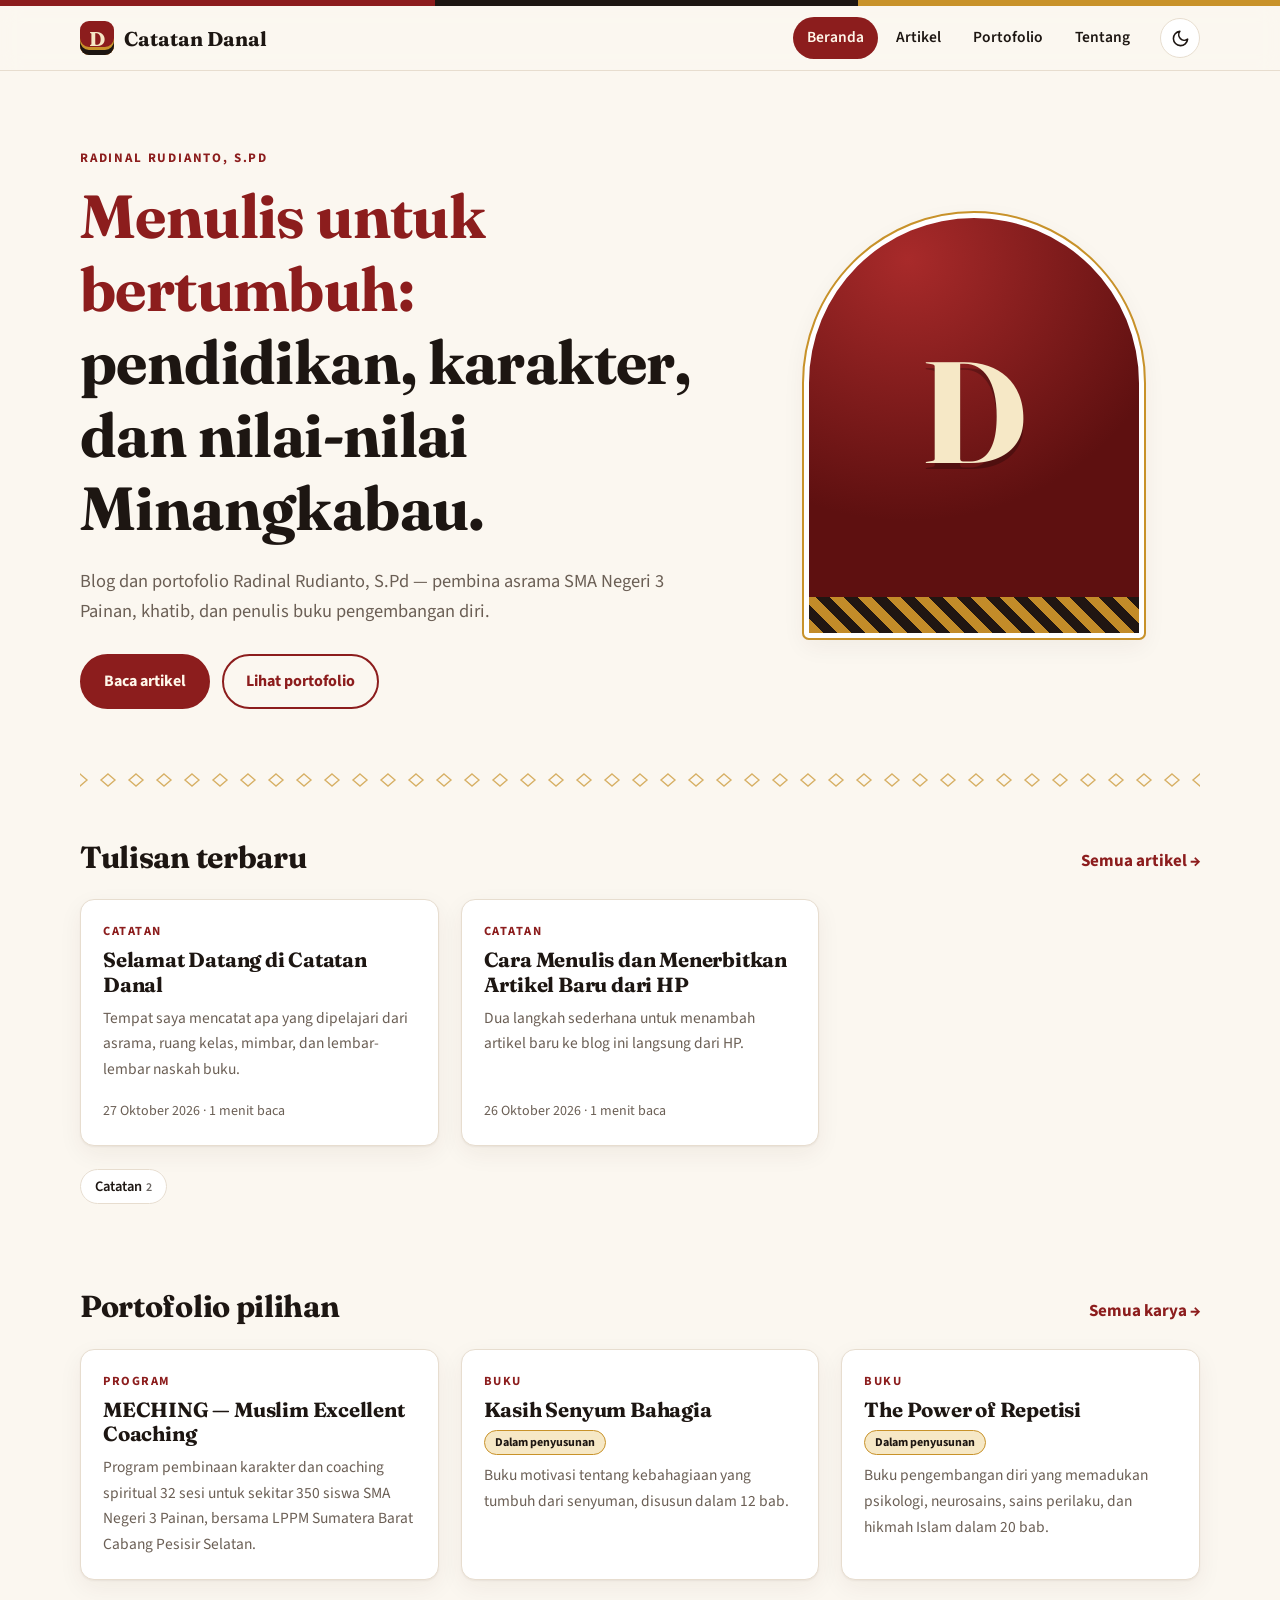
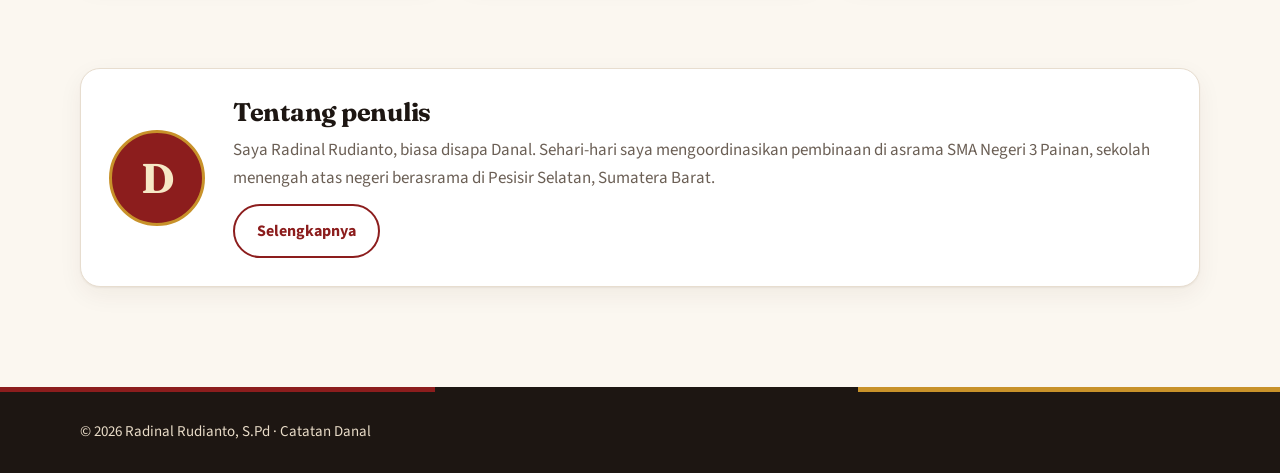
<file: index.html>
<!doctype html>
<html lang="id">
<head>
<meta charset="utf-8">
<meta name="viewport" content="width=device-width, initial-scale=1">
<title>Catatan Danal — Blog & Portofolio</title>
<meta name="description" content="Blog dan portofolio Radinal Rudianto, S.Pd — pendidikan, karakter, dan nilai-nilai Minangkabau.">
<meta property="og:type" content="website">
<meta property="og:title" content="Catatan Danal — Blog & Portofolio">
<meta property="og:description" content="Blog dan portofolio Radinal Rudianto, S.Pd — pendidikan, karakter, dan nilai-nilai Minangkabau.">
<link rel="icon" href="favicon.svg" type="image/svg+xml">
<link rel="preconnect" href="https://fonts.googleapis.com">
<link rel="preconnect" href="https://fonts.gstatic.com" crossorigin>
<link href="https://fonts.googleapis.com/css2?family=Fraunces:opsz,wght@9..144,500;9..144,700&family=Source+Sans+3:wght@400;600;700&family=Source+Serif+4:ital,opsz,wght@0,8..60,400;0,8..60,600;1,8..60,400&display=swap" rel="stylesheet">
<script>
(function(){try{var t=localStorage.getItem('theme');if(!t)t=matchMedia('(prefers-color-scheme: dark)').matches?'dark':'light';document.documentElement.setAttribute('data-theme',t);}catch(e){document.documentElement.setAttribute('data-theme','light');}})();
</script>
<link rel="stylesheet" href="./style.css">
</head>
<body data-page="home">
<div id="chrome-top"></div>
<main id="main" class="wrap"><p class="muted loading">Memuat…</p><noscript><p>Situs ini memerlukan JavaScript untuk menampilkan isi.</p></noscript></main>
<div id="chrome-bottom"></div>
<script>/* Catatan Danal (versi HP) — pengaturan: site.json. Artikel: daftar-artikel.txt + berkas artikel-*.txt */
(() => {
  'use strict';
  const $ = (s, r = document) => r.querySelector(s);
  const esc = (s) => String(s ?? '').replace(/[&<>"']/g, (c) => ({ '&': '&amp;', '<': '&lt;', '>': '&gt;', '"': '&quot;', "'": '&#39;' }[c]));
  const fmtDate = (d) => {
    try { return new Date(d + 'T00:00:00').toLocaleDateString('id-ID', { day: 'numeric', month: 'long', year: 'numeric' }); }
    catch { return d; }
  };
  const page = document.body.dataset.page;
  const main = $('#main');
  let site, posts = [];

  const ICON = {
    sun: '<svg class="i-sun" viewBox="0 0 24 24" fill="none" stroke="currentColor" stroke-width="2" stroke-linecap="round"><circle cx="12" cy="12" r="4"/><path d="M12 2v2M12 20v2M4.9 4.9l1.4 1.4M17.7 17.7l1.4 1.4M2 12h2M20 12h2M4.9 19.1l1.4-1.4M17.7 6.3l1.4-1.4"/></svg>',
    moon: '<svg class="i-moon" viewBox="0 0 24 24" fill="none" stroke="currentColor" stroke-width="2" stroke-linecap="round" stroke-linejoin="round"><path d="M21 12.8A9 9 0 1 1 11.2 3a7 7 0 0 0 9.8 9.8z"/></svg>',
    menu: '<svg viewBox="0 0 24 24" fill="none" stroke="currentColor" stroke-width="2" stroke-linecap="round"><path d="M4 6h16M4 12h16M4 18h16"/></svg>',
    search: '<svg viewBox="0 0 24 24" fill="none" stroke="currentColor" stroke-width="2" stroke-linecap="round"><circle cx="11" cy="11" r="7"/><path d="M20 20l-3.5-3.5"/></svg>',
  };

  async function getJSON(u) {
    const r = await fetch(u, { cache: 'no-cache' });
    if (!r.ok) throw new Error(u + ' → ' + r.status);
    return JSON.parse(await r.text());
  }
  const socialLinks = () => {
    const s = site.social || {}, out = [];
    const add = (label, v, make) => { v = (v || '').trim(); if (v) out.push({ label, href: /^https?:|^mailto:/.test(v) ? v : make(v) }); };
    add('WhatsApp', s.whatsapp, (v) => 'https://wa.me/' + v.replace(/\D/g, ''));
    add('Instagram', s.instagram, (v) => 'https://instagram.com/' + v.replace(/^@/, ''));
    add('YouTube', s.youtube, (v) => 'https://youtube.com/@' + v.replace(/^@/, ''));
    add('Facebook', s.facebook, (v) => 'https://facebook.com/' + v);
    add('TikTok', s.tiktok, (v) => 'https://tiktok.com/@' + v.replace(/^@/, ''));
    add('GitHub', s.github, (v) => 'https://github.com/' + v);
    add('Email', s.email, (v) => 'mailto:' + v);
    return out;
  };
  const initial = () => esc((site.author.short || site.author.name || 'D').trim().charAt(0).toUpperCase());
  const avatar = (cls) =>
    `<div class="${cls}">${site.author.photo ? `<img src="${esc(site.author.photo)}" alt="Foto ${esc(site.author.short)}">` : initial()}</div>`;
  const frame = () => `<div class="frame">${site.author.photo
    ? `<img src="${esc(site.author.photo)}" alt="Foto ${esc(site.author.short)}">`
    : `<span class="initial">${initial()}</span>`}</div>`;
  async function getText(u) {
    const r = await fetch(u, { cache: 'no-cache' });
    if (!r.ok) throw new Error(u + ' → ' + r.status);
    return r.text();
  }
  function parsePost(slug, raw) {
    raw = raw.replace(/^﻿/, '').replace(/\r\n/g, '\n');
    const m = raw.match(/^---\n([\s\S]*?)\n---\n?/);
    const meta = {};
    let body = raw;
    if (m) {
      body = raw.slice(m[0].length);
      for (const line of m[1].split('\n')) {
        const i = line.indexOf(':');
        if (i < 1) continue;
        meta[line.slice(0, i).trim().toLowerCase()] = line.slice(i + 1).trim().replace(/^["']|["']$/g, '');
      }
    }
    if (/^(true|ya|yes)$/i.test(meta.draft || '')) return null;
    const text = body.replace(/```[\s\S]*?```/g, ' ').replace(/!\[[^\]]*\]\([^)]*\)/g, ' ')
      .replace(/\[([^\]]+)\]\([^)]*\)/g, '$1').replace(/[#>*_`~|-]+/g, ' ').replace(/\s+/g, ' ').trim();
    const words = text ? text.split(' ').length : 0;
    const d = meta.tanggal || meta.date || '';
    return {
      slug, body,
      title: meta.judul || meta.title || slug.replace(/^artikel-/, '').replace(/-/g, ' '),
      date: /^\d{4}-\d{2}-\d{2}$/.test(d) ? d : new Date().toISOString().slice(0, 10),
      category: meta.kategori || meta.category || 'Umum',
      tags: (meta.tag || meta.tags || '').split(',').map((t) => t.trim()).filter(Boolean),
      excerpt: meta.ringkasan || meta.excerpt || (text.length > 170 ? text.slice(0, 167).replace(/\s+\S*$/, '') + '…' : text),
      cover: meta.gambar || meta.cover || '',
      readingTime: Math.max(1, Math.round(words / 200)),
    };
  }
  async function loadPosts() {
    const names = (await getText('daftar-artikel.txt')).replace(/\r/g, '').split('\n')
      .map((l) => l.trim()).filter((l) => l && !l.startsWith('#'))
      .map((l) => l.replace(/\.txt$/, '')).filter((l) => /^[\w-]+$/.test(l));
    const got = await Promise.all(names.map(async (slug) => {
      try { return parsePost(slug, await getText(slug + '.txt')); }
      catch (e) { console.warn('Artikel dilewati (berkas tidak ditemukan):', slug); return null; }
    }));
    return got.filter(Boolean).sort((a, b) => (a.date < b.date ? 1 : a.date > b.date ? -1 : a.slug.localeCompare(b.slug)));
  }
  const postUrl = (slug) => 'post.html?p=' + encodeURIComponent(slug);

  function postCard(p) {
    return `<article class="card">${p.cover ? `<img class="cover" loading="lazy" src="${esc(p.cover)}" alt="">` : ''}
      <a class="card-link" href="${postUrl(p.slug)}">
        <span class="kicker">${esc(p.category)}</span>
        <h3>${esc(p.title)}</h3>
        <p>${esc(p.excerpt)}</p>
        <div class="meta">${fmtDate(p.date)} · ${p.readingTime} menit baca</div>
      </a></article>`;
  }
  function workCard(w) {
    const inner = `<span class="kicker">${esc(w.category)}</span>
      <h3>${esc(w.title)}</h3>
      ${w.status ? `<span class="badge">${esc(w.status)}</span>` : ''}
      <p>${esc(w.description)}</p>
      ${w.link ? '<span class="go">Lihat →</span>' : ''}`;
    return `<article class="card">${w.link
      ? `<a class="card-link" href="${esc(w.link)}" target="_blank" rel="noopener">${inner}</a>`
      : `<div class="card-link">${inner}</div>`}</article>`;
  }
  const countBy = (arr, key) => {
    const m = new Map();
    arr.forEach((x) => m.set(x[key], (m.get(x[key]) || 0) + 1));
    return [...m.entries()].sort((a, b) => b[1] - a[1] || a[0].localeCompare(b[0]));
  };

  /* ---------- Rangka halaman ---------- */
  function buildChrome() {
    document.documentElement.lang = 'id';
    const nav = site.nav.map((n) => `<a href="${esc(n.href)}"${n.page === page || (page === 'post' && n.page === 'blog') ? ' aria-current="page"' : ''}>${esc(n.label)}</a>`).join('');
    $('#chrome-top').innerHTML = `<div class="stripe"></div>
      <header class="site-header"><div class="wrap bar">
        <a class="brand" href="./"><span class="mark">${initial()}</span><span>${esc(site.title)}</span></a>
        <nav class="nav" id="nav" aria-label="Menu utama">${nav}</nav>
        <button class="icon-btn" id="themeBtn" aria-label="Ganti tema terang/gelap">${ICON.sun}${ICON.moon}</button>
        <button class="icon-btn" id="menuBtn" aria-label="Buka menu" aria-expanded="false">${ICON.menu}</button>
      </div></header>`;
    const soc = socialLinks();
    $('#chrome-bottom').innerHTML = `<footer class="site-footer"><div class="stripe"></div><div class="wrap foot">
      <p>© ${new Date().getFullYear()} ${esc(site.author.name)} · ${esc(site.title)}</p>
      <ul>${soc.map((s) => `<li><a href="${esc(s.href)}" target="_blank" rel="noopener">${s.label}</a></li>`).join('')}</ul>
    </div></footer>`;
    $('#themeBtn').addEventListener('click', () => {
      const t = document.documentElement.getAttribute('data-theme') === 'dark' ? 'light' : 'dark';
      document.documentElement.setAttribute('data-theme', t);
      try { localStorage.setItem('theme', t); } catch (e) { /* abaikan */ }
    });
    $('#menuBtn').addEventListener('click', (e) => {
      const open = $('#nav').classList.toggle('open');
      e.currentTarget.setAttribute('aria-expanded', open);
    });
  }
  function setMeta(title, desc) {
    document.title = title;
    const set = (sel, attr, v) => { const el = $(sel); if (el) el.setAttribute(attr, v); };
    if (desc) { set('meta[name="description"]', 'content', desc); set('meta[property="og:description"]', 'content', desc); }
    set('meta[property="og:title"]', 'content', title);
  }
  function fail(e) {
    console.error(e);
    main.innerHTML = `<div class="error-box"><h2>Situs belum bisa memuat data</h2>
      <p>Jika Anda membuka <code>index.html</code> langsung dari penyimpanan HP/komputer, browser memblokir pemuatan data. Situs baru berfungsi setelah diunggah (GitHub Pages / Netlify); lihat PANDUAN.txt.</p></div>`;
  }

  /* ---------- Halaman ---------- */
  function home() {
    setMeta(site.title + ' — Blog & Portofolio', site.description);
    const latest = posts.slice(0, 6);
    const cats = countBy(posts, 'category');
    main.innerHTML = `
      <section class="hero">
        <div>
          <span class="eyebrow">${esc(site.author.name)}</span>
          <h1>${esc(site.tagline).replace(/^(\S+ \S+ \S+)/, '<em>$1</em>')}</h1>
          <p class="lead">${esc(site.description)}</p>
          <div class="actions"><a class="btn" href="blog.html">Baca artikel</a><a class="btn ghost" href="portfolio.html">Lihat portofolio</a></div>
        </div>
        ${frame()}
      </section>
      <div class="divider" aria-hidden="true"></div>
      <section class="section">
        <div class="section-head"><h2>Tulisan terbaru</h2><a href="blog.html">Semua artikel →</a></div>
        ${latest.length ? `<div class="grid">${latest.map(postCard).join('')}</div>` : '<div class="empty">Belum ada artikel. Tambahkan nama berkas artikel di <code>daftar-artikel.txt</code>.</div>'}
        ${cats.length ? `<ul class="chips" style="margin-top:26px">${cats.map(([c, n]) => `<li><a class="chip" href="blog.html?cat=${encodeURIComponent(c)}">${esc(c)}<small>${n}</small></a></li>`).join('')}</ul>` : ''}
      </section>
      <section class="section">
        <div class="section-head"><h2>Portofolio pilihan</h2><a href="portfolio.html">Semua karya →</a></div>
        <div class="grid">${site.portfolio.slice(0, 3).map(workCard).join('')}</div>
      </section>
      <section class="section">
        <div class="about-strip">${avatar('avatar')}
          <div><h2 style="margin-bottom:8px">Tentang penulis</h2><p>${esc(site.author.bio[0] || '')}</p><a class="btn ghost" href="about.html">Selengkapnya</a></div>
        </div>
      </section>`;
  }

  function blog() {
    setMeta('Artikel — ' + site.title, 'Kumpulan artikel ' + site.author.short + ' tentang pendidikan, karakter, dan nilai-nilai Minangkabau.');
    const params = new URLSearchParams(location.search);
    let cat = params.get('cat') || '', q = params.get('q') || '';
    const cats = countBy(posts, 'category');
    main.innerHTML = `
      <div class="page-head"><h1>Artikel</h1><p>${posts.length} tulisan. Cari berdasarkan kata kunci atau pilih topik.</p></div>
      <div class="toolbar">
        <label class="search"><span class="sr-only">Cari artikel</span>${ICON.search}<input id="q" type="search" placeholder="Cari judul, topik, atau tag…" value="${esc(q)}"></label>
        <div class="chips" id="cats"></div>
      </div>
      <div id="list" class="grid" aria-live="polite"></div>`;
    const draw = () => {
      $('#cats').innerHTML = [['', posts.length], ...cats].map(([c, n]) =>
        `<button class="chip" data-c="${esc(c)}" aria-pressed="${c === cat}">${c ? esc(c) : 'Semua'}<small>${n}</small></button>`).join('');
      const needle = q.trim().toLowerCase();
      const rows = posts.filter((p) => (!cat || p.category === cat) &&
        (!needle || (p.title + ' ' + p.excerpt + ' ' + p.category + ' ' + p.tags.join(' ')).toLowerCase().includes(needle)));
      $('#list').innerHTML = rows.length ? rows.map(postCard).join('') : '<div class="empty" style="grid-column:1/-1">Tidak ada artikel yang cocok.</div>';
      const u = new URL(location.href);
      cat ? u.searchParams.set('cat', cat) : u.searchParams.delete('cat');
      needle ? u.searchParams.set('q', q) : u.searchParams.delete('q');
      history.replaceState(null, '', u);
    };
    $('#q').addEventListener('input', (e) => { q = e.target.value; draw(); });
    $('#cats').addEventListener('click', (e) => { const b = e.target.closest('[data-c]'); if (b) { cat = b.dataset.c; draw(); } });
    draw();
  }

  async function post() {
    const slug = new URLSearchParams(location.search).get('p') || '';
    const meta = posts.find((p) => p.slug === slug);
    if (!/^[\w-]+$/.test(slug) || !meta) return notFound();
    const md = meta.body;
    setMeta(meta.title + ' — ' + site.title, meta.excerpt);
    const og = (p, v) => { const m = document.createElement('meta'); m.setAttribute('property', p); m.content = v; document.head.appendChild(m); };
    og('og:url', location.href);
    if (meta.cover) og('og:image', new URL(meta.cover, location.href).href);
    const html = DOMPurify.sanitize(marked.parse(md, { mangle: false, headerIds: false }), { ADD_ATTR: ['target'] });
    const i = posts.findIndex((p) => p.slug === slug);
    const newer = posts[i - 1], older = posts[i + 1];
    main.className = '';
    main.innerHTML = `<article class="post">
      <a class="back" href="blog.html">← Semua artikel</a>
      <span class="kicker">${esc(meta.category)}</span>
      <h1>${esc(meta.title)}</h1>
      <p class="meta">${esc(site.author.short)} · ${fmtDate(meta.date)} · ${meta.readingTime} menit baca</p>
      ${meta.cover ? `<img class="hero-img" src="${esc(meta.cover)}" alt="">` : ''}
      <div class="prose" id="prose">${html}</div>
      <div class="post-foot">
        ${meta.tags.length ? `<ul class="chips">${meta.tags.map((t) => `<li><a class="chip" href="blog.html?q=${encodeURIComponent(t)}">#${esc(t)}</a></li>`).join('')}</ul>` : ''}
        <div class="share"><span>Bagikan:</span>
          <a class="chip" target="_blank" rel="noopener" href="https://wa.me/?text=${encodeURIComponent(meta.title + ' — ' + location.href)}">WhatsApp</a>
          <a class="chip" target="_blank" rel="noopener" href="https://www.facebook.com/sharer/sharer.php?u=${encodeURIComponent(location.href)}">Facebook</a>
          <button class="chip" id="copy" type="button">Salin tautan</button></div>
        <div class="author-box">${avatar('avatar')}<p><strong>${esc(site.author.name)}</strong><br>${esc(site.author.role)}</p></div>
        <nav class="pager" aria-label="Artikel lain">
          ${older ? `<a href="${postUrl(older.slug)}"><small>← Sebelumnya</small>${esc(older.title)}</a>` : '<span></span>'}
          ${newer ? `<a href="${postUrl(newer.slug)}"><small>Berikutnya →</small>${esc(newer.title)}</a>` : '<span></span>'}
        </nav>
      </div></article>`;
    $('#prose').querySelectorAll('a[href^="http"]').forEach((a) => { a.target = '_blank'; a.rel = 'noopener'; });
    $('#prose').querySelectorAll('img').forEach((im) => { im.loading = 'lazy'; });
    $('#copy').addEventListener('click', async () => {
      try { await navigator.clipboard.writeText(location.href); toast('Tautan disalin'); } catch (e) { toast('Salin manual dari address bar'); }
    });
    const bar = document.createElement('div'); bar.className = 'progress'; document.body.appendChild(bar);
    addEventListener('scroll', () => {
      const h = document.documentElement; const t = h.scrollHeight - h.clientHeight;
      bar.style.width = (t > 0 ? (h.scrollTop / t) * 100 : 0) + '%';
    }, { passive: true });
  }

  function portfolio() {
    setMeta('Portofolio — ' + site.title, 'Program, buku, dokumen, dan pelatihan yang dikerjakan ' + site.author.short + '.');
    const items = site.portfolio; let cat = '';
    const cats = countBy(items, 'category');
    main.innerHTML = `<div class="page-head"><h1>Portofolio</h1><p>Program, buku, dokumen kelembagaan, dan pelatihan yang saya rancang dan kerjakan.</p></div>
      <div class="toolbar"><div class="chips" id="cats"></div></div><div id="list" class="grid"></div>`;
    const draw = () => {
      $('#cats').innerHTML = [['', items.length], ...cats].map(([c, n]) =>
        `<button class="chip" data-c="${esc(c)}" aria-pressed="${c === cat}">${c ? esc(c) : 'Semua'}<small>${n}</small></button>`).join('');
      $('#list').innerHTML = items.filter((w) => !cat || w.category === cat).map(workCard).join('');
    };
    $('#cats').addEventListener('click', (e) => { const b = e.target.closest('[data-c]'); if (b) { cat = b.dataset.c; draw(); } });
    draw();
  }

  function about() {
    const a = site.author, soc = socialLinks();
    setMeta('Tentang — ' + site.title, a.bio[0]);
    main.innerHTML = `<section class="about">
      <div>${frame()}</div>
      <div>
        <h1>${esc(a.name)}</h1>
        <p class="role">${esc(a.role)} · ${esc(a.location)}</p>
        ${a.bio.map((p) => `<p>${esc(p)}</p>`).join('')}
        <h2 style="margin-top:34px;font-size:1.5rem">Yang saya tekuni</h2>
        <ul class="focus">${a.focus.map((f) => `<li><strong>${esc(f.title)}</strong><span>${esc(f.text)}</span></li>`).join('')}</ul>
        <div class="actions" style="display:flex;gap:12px;flex-wrap:wrap">
          ${soc.length ? soc.map((s) => `<a class="btn ghost" target="_blank" rel="noopener" href="${esc(s.href)}">${s.label}</a>`).join('') : '<a class="btn ghost" href="blog.html">Baca tulisan saya</a>'}
        </div>
      </div></section>`;
  }

  function notFound() {
    setMeta('Halaman tidak ditemukan — ' + (site ? site.title : ''));
    main.innerHTML = `<div class="error-box"><h2>Halaman tidak ditemukan</h2><p>Tautan yang Anda buka tidak ada atau artikelnya sudah dipindahkan.</p><p><a class="btn" href="./">Kembali ke beranda</a></p></div>`;
  }
  function toast(msg) {
    const t = document.createElement('div'); t.className = 'toast'; t.textContent = msg; document.body.appendChild(t);
    setTimeout(() => t.remove(), 1800);
  }

  (async () => {
    try {
      site = await getJSON('pengaturan.txt');
      posts = await loadPosts();
    } catch (e) { return fail(e); }
    buildChrome();
    main.innerHTML = '';
    const routes = { home, blog, post, portfolio, about, notfound: notFound };
    try { await (routes[page] || notFound)(); } catch (e) { console.error(e); notFound(); }
  })();
})();
</script>
</body>
</html>
</file>
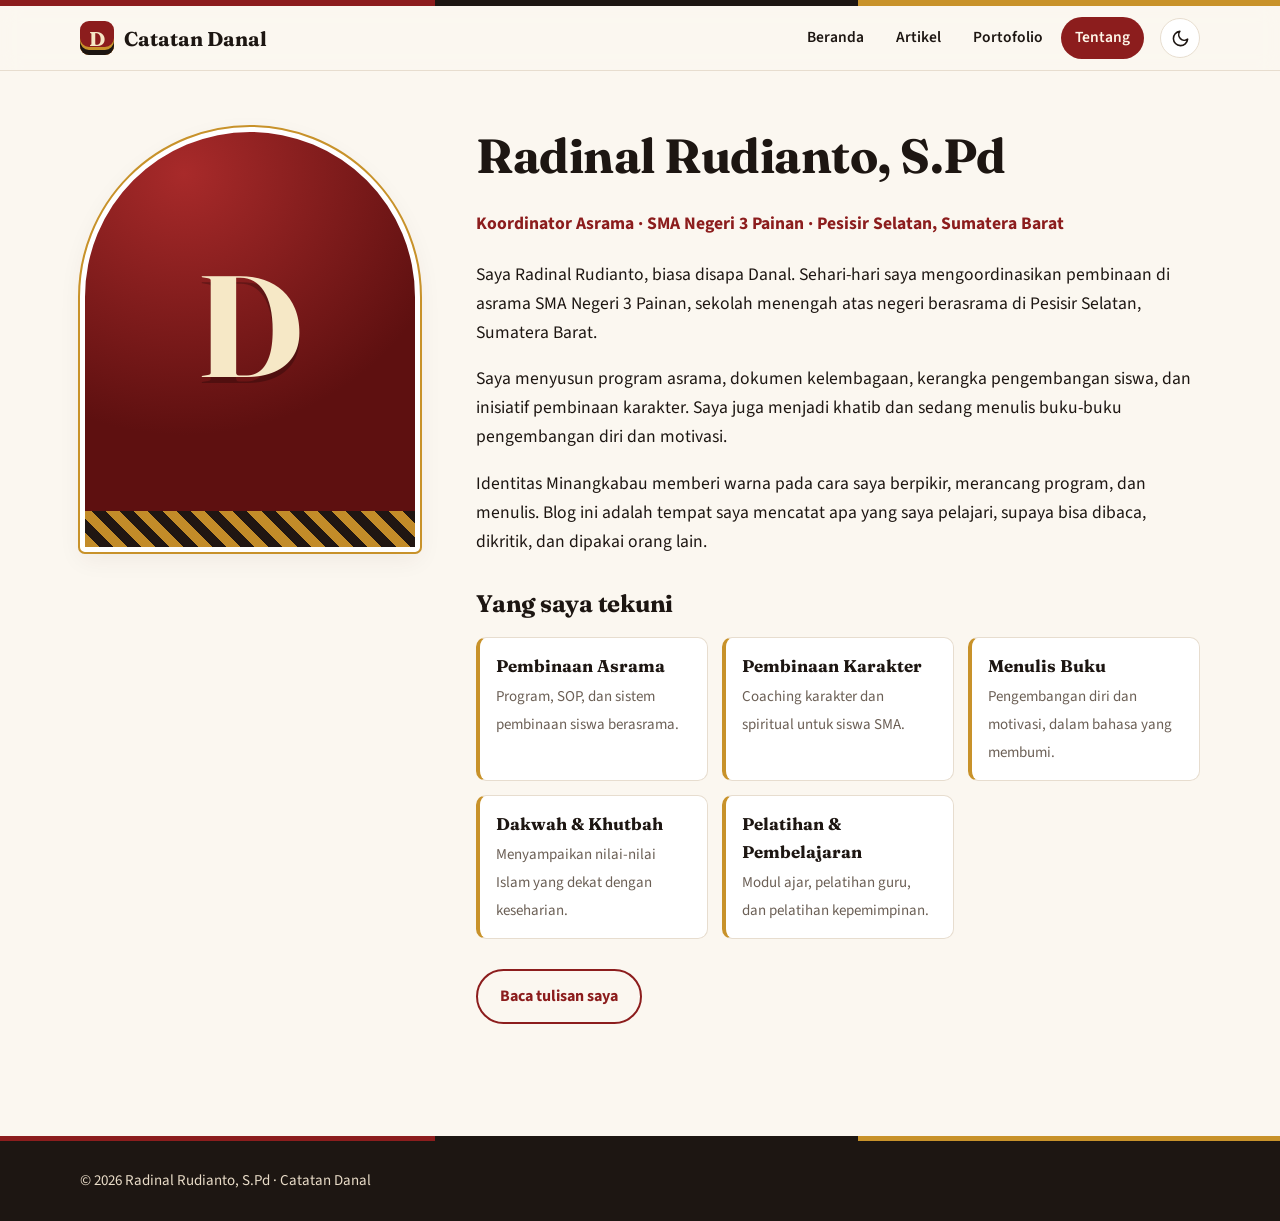
<file: about.html>
<!doctype html>
<html lang="id">
<head>
<meta charset="utf-8">
<meta name="viewport" content="width=device-width, initial-scale=1">
<title>Tentang — Catatan Danal</title>
<meta name="description" content="Blog dan portofolio Radinal Rudianto, S.Pd — pendidikan, karakter, dan nilai-nilai Minangkabau.">
<meta property="og:type" content="website">
<meta property="og:title" content="Tentang — Catatan Danal">
<meta property="og:description" content="Blog dan portofolio Radinal Rudianto, S.Pd — pendidikan, karakter, dan nilai-nilai Minangkabau.">
<link rel="icon" href="favicon.svg" type="image/svg+xml">
<link rel="preconnect" href="https://fonts.googleapis.com">
<link rel="preconnect" href="https://fonts.gstatic.com" crossorigin>
<link href="https://fonts.googleapis.com/css2?family=Fraunces:opsz,wght@9..144,500;9..144,700&family=Source+Sans+3:wght@400;600;700&family=Source+Serif+4:ital,opsz,wght@0,8..60,400;0,8..60,600;1,8..60,400&display=swap" rel="stylesheet">
<script>
(function(){try{var t=localStorage.getItem('theme');if(!t)t=matchMedia('(prefers-color-scheme: dark)').matches?'dark':'light';document.documentElement.setAttribute('data-theme',t);}catch(e){document.documentElement.setAttribute('data-theme','light');}})();
</script>
<link rel="stylesheet" href="./style.css">
</head>
<body data-page="about">
<div id="chrome-top"></div>
<main id="main" class="wrap"><p class="muted loading">Memuat…</p><noscript><p>Situs ini memerlukan JavaScript untuk menampilkan isi.</p></noscript></main>
<div id="chrome-bottom"></div>
<script>/* Catatan Danal (versi HP) — pengaturan: site.json. Artikel: daftar-artikel.txt + berkas artikel-*.txt */
(() => {
  'use strict';
  const $ = (s, r = document) => r.querySelector(s);
  const esc = (s) => String(s ?? '').replace(/[&<>"']/g, (c) => ({ '&': '&amp;', '<': '&lt;', '>': '&gt;', '"': '&quot;', "'": '&#39;' }[c]));
  const fmtDate = (d) => {
    try { return new Date(d + 'T00:00:00').toLocaleDateString('id-ID', { day: 'numeric', month: 'long', year: 'numeric' }); }
    catch { return d; }
  };
  const page = document.body.dataset.page;
  const main = $('#main');
  let site, posts = [];

  const ICON = {
    sun: '<svg class="i-sun" viewBox="0 0 24 24" fill="none" stroke="currentColor" stroke-width="2" stroke-linecap="round"><circle cx="12" cy="12" r="4"/><path d="M12 2v2M12 20v2M4.9 4.9l1.4 1.4M17.7 17.7l1.4 1.4M2 12h2M20 12h2M4.9 19.1l1.4-1.4M17.7 6.3l1.4-1.4"/></svg>',
    moon: '<svg class="i-moon" viewBox="0 0 24 24" fill="none" stroke="currentColor" stroke-width="2" stroke-linecap="round" stroke-linejoin="round"><path d="M21 12.8A9 9 0 1 1 11.2 3a7 7 0 0 0 9.8 9.8z"/></svg>',
    menu: '<svg viewBox="0 0 24 24" fill="none" stroke="currentColor" stroke-width="2" stroke-linecap="round"><path d="M4 6h16M4 12h16M4 18h16"/></svg>',
    search: '<svg viewBox="0 0 24 24" fill="none" stroke="currentColor" stroke-width="2" stroke-linecap="round"><circle cx="11" cy="11" r="7"/><path d="M20 20l-3.5-3.5"/></svg>',
  };

  async function getJSON(u) {
    const r = await fetch(u, { cache: 'no-cache' });
    if (!r.ok) throw new Error(u + ' → ' + r.status);
    return JSON.parse(await r.text());
  }
  const socialLinks = () => {
    const s = site.social || {}, out = [];
    const add = (label, v, make) => { v = (v || '').trim(); if (v) out.push({ label, href: /^https?:|^mailto:/.test(v) ? v : make(v) }); };
    add('WhatsApp', s.whatsapp, (v) => 'https://wa.me/' + v.replace(/\D/g, ''));
    add('Instagram', s.instagram, (v) => 'https://instagram.com/' + v.replace(/^@/, ''));
    add('YouTube', s.youtube, (v) => 'https://youtube.com/@' + v.replace(/^@/, ''));
    add('Facebook', s.facebook, (v) => 'https://facebook.com/' + v);
    add('TikTok', s.tiktok, (v) => 'https://tiktok.com/@' + v.replace(/^@/, ''));
    add('GitHub', s.github, (v) => 'https://github.com/' + v);
    add('Email', s.email, (v) => 'mailto:' + v);
    return out;
  };
  const initial = () => esc((site.author.short || site.author.name || 'D').trim().charAt(0).toUpperCase());
  const avatar = (cls) =>
    `<div class="${cls}">${site.author.photo ? `<img src="${esc(site.author.photo)}" alt="Foto ${esc(site.author.short)}">` : initial()}</div>`;
  const frame = () => `<div class="frame">${site.author.photo
    ? `<img src="${esc(site.author.photo)}" alt="Foto ${esc(site.author.short)}">`
    : `<span class="initial">${initial()}</span>`}</div>`;
  async function getText(u) {
    const r = await fetch(u, { cache: 'no-cache' });
    if (!r.ok) throw new Error(u + ' → ' + r.status);
    return r.text();
  }
  function parsePost(slug, raw) {
    raw = raw.replace(/^﻿/, '').replace(/\r\n/g, '\n');
    const m = raw.match(/^---\n([\s\S]*?)\n---\n?/);
    const meta = {};
    let body = raw;
    if (m) {
      body = raw.slice(m[0].length);
      for (const line of m[1].split('\n')) {
        const i = line.indexOf(':');
        if (i < 1) continue;
        meta[line.slice(0, i).trim().toLowerCase()] = line.slice(i + 1).trim().replace(/^["']|["']$/g, '');
      }
    }
    if (/^(true|ya|yes)$/i.test(meta.draft || '')) return null;
    const text = body.replace(/```[\s\S]*?```/g, ' ').replace(/!\[[^\]]*\]\([^)]*\)/g, ' ')
      .replace(/\[([^\]]+)\]\([^)]*\)/g, '$1').replace(/[#>*_`~|-]+/g, ' ').replace(/\s+/g, ' ').trim();
    const words = text ? text.split(' ').length : 0;
    const d = meta.tanggal || meta.date || '';
    return {
      slug, body,
      title: meta.judul || meta.title || slug.replace(/^artikel-/, '').replace(/-/g, ' '),
      date: /^\d{4}-\d{2}-\d{2}$/.test(d) ? d : new Date().toISOString().slice(0, 10),
      category: meta.kategori || meta.category || 'Umum',
      tags: (meta.tag || meta.tags || '').split(',').map((t) => t.trim()).filter(Boolean),
      excerpt: meta.ringkasan || meta.excerpt || (text.length > 170 ? text.slice(0, 167).replace(/\s+\S*$/, '') + '…' : text),
      cover: meta.gambar || meta.cover || '',
      readingTime: Math.max(1, Math.round(words / 200)),
    };
  }
  async function loadPosts() {
    const names = (await getText('daftar-artikel.txt')).replace(/\r/g, '').split('\n')
      .map((l) => l.trim()).filter((l) => l && !l.startsWith('#'))
      .map((l) => l.replace(/\.txt$/, '')).filter((l) => /^[\w-]+$/.test(l));
    const got = await Promise.all(names.map(async (slug) => {
      try { return parsePost(slug, await getText(slug + '.txt')); }
      catch (e) { console.warn('Artikel dilewati (berkas tidak ditemukan):', slug); return null; }
    }));
    return got.filter(Boolean).sort((a, b) => (a.date < b.date ? 1 : a.date > b.date ? -1 : a.slug.localeCompare(b.slug)));
  }
  const postUrl = (slug) => 'post.html?p=' + encodeURIComponent(slug);

  function postCard(p) {
    return `<article class="card">${p.cover ? `<img class="cover" loading="lazy" src="${esc(p.cover)}" alt="">` : ''}
      <a class="card-link" href="${postUrl(p.slug)}">
        <span class="kicker">${esc(p.category)}</span>
        <h3>${esc(p.title)}</h3>
        <p>${esc(p.excerpt)}</p>
        <div class="meta">${fmtDate(p.date)} · ${p.readingTime} menit baca</div>
      </a></article>`;
  }
  function workCard(w) {
    const inner = `<span class="kicker">${esc(w.category)}</span>
      <h3>${esc(w.title)}</h3>
      ${w.status ? `<span class="badge">${esc(w.status)}</span>` : ''}
      <p>${esc(w.description)}</p>
      ${w.link ? '<span class="go">Lihat →</span>' : ''}`;
    return `<article class="card">${w.link
      ? `<a class="card-link" href="${esc(w.link)}" target="_blank" rel="noopener">${inner}</a>`
      : `<div class="card-link">${inner}</div>`}</article>`;
  }
  const countBy = (arr, key) => {
    const m = new Map();
    arr.forEach((x) => m.set(x[key], (m.get(x[key]) || 0) + 1));
    return [...m.entries()].sort((a, b) => b[1] - a[1] || a[0].localeCompare(b[0]));
  };

  /* ---------- Rangka halaman ---------- */
  function buildChrome() {
    document.documentElement.lang = 'id';
    const nav = site.nav.map((n) => `<a href="${esc(n.href)}"${n.page === page || (page === 'post' && n.page === 'blog') ? ' aria-current="page"' : ''}>${esc(n.label)}</a>`).join('');
    $('#chrome-top').innerHTML = `<div class="stripe"></div>
      <header class="site-header"><div class="wrap bar">
        <a class="brand" href="./"><span class="mark">${initial()}</span><span>${esc(site.title)}</span></a>
        <nav class="nav" id="nav" aria-label="Menu utama">${nav}</nav>
        <button class="icon-btn" id="themeBtn" aria-label="Ganti tema terang/gelap">${ICON.sun}${ICON.moon}</button>
        <button class="icon-btn" id="menuBtn" aria-label="Buka menu" aria-expanded="false">${ICON.menu}</button>
      </div></header>`;
    const soc = socialLinks();
    $('#chrome-bottom').innerHTML = `<footer class="site-footer"><div class="stripe"></div><div class="wrap foot">
      <p>© ${new Date().getFullYear()} ${esc(site.author.name)} · ${esc(site.title)}</p>
      <ul>${soc.map((s) => `<li><a href="${esc(s.href)}" target="_blank" rel="noopener">${s.label}</a></li>`).join('')}</ul>
    </div></footer>`;
    $('#themeBtn').addEventListener('click', () => {
      const t = document.documentElement.getAttribute('data-theme') === 'dark' ? 'light' : 'dark';
      document.documentElement.setAttribute('data-theme', t);
      try { localStorage.setItem('theme', t); } catch (e) { /* abaikan */ }
    });
    $('#menuBtn').addEventListener('click', (e) => {
      const open = $('#nav').classList.toggle('open');
      e.currentTarget.setAttribute('aria-expanded', open);
    });
  }
  function setMeta(title, desc) {
    document.title = title;
    const set = (sel, attr, v) => { const el = $(sel); if (el) el.setAttribute(attr, v); };
    if (desc) { set('meta[name="description"]', 'content', desc); set('meta[property="og:description"]', 'content', desc); }
    set('meta[property="og:title"]', 'content', title);
  }
  function fail(e) {
    console.error(e);
    main.innerHTML = `<div class="error-box"><h2>Situs belum bisa memuat data</h2>
      <p>Jika Anda membuka <code>index.html</code> langsung dari penyimpanan HP/komputer, browser memblokir pemuatan data. Situs baru berfungsi setelah diunggah (GitHub Pages / Netlify); lihat PANDUAN.txt.</p></div>`;
  }

  /* ---------- Halaman ---------- */
  function home() {
    setMeta(site.title + ' — Blog & Portofolio', site.description);
    const latest = posts.slice(0, 6);
    const cats = countBy(posts, 'category');
    main.innerHTML = `
      <section class="hero">
        <div>
          <span class="eyebrow">${esc(site.author.name)}</span>
          <h1>${esc(site.tagline).replace(/^(\S+ \S+ \S+)/, '<em>$1</em>')}</h1>
          <p class="lead">${esc(site.description)}</p>
          <div class="actions"><a class="btn" href="blog.html">Baca artikel</a><a class="btn ghost" href="portfolio.html">Lihat portofolio</a></div>
        </div>
        ${frame()}
      </section>
      <div class="divider" aria-hidden="true"></div>
      <section class="section">
        <div class="section-head"><h2>Tulisan terbaru</h2><a href="blog.html">Semua artikel →</a></div>
        ${latest.length ? `<div class="grid">${latest.map(postCard).join('')}</div>` : '<div class="empty">Belum ada artikel. Tambahkan nama berkas artikel di <code>daftar-artikel.txt</code>.</div>'}
        ${cats.length ? `<ul class="chips" style="margin-top:26px">${cats.map(([c, n]) => `<li><a class="chip" href="blog.html?cat=${encodeURIComponent(c)}">${esc(c)}<small>${n}</small></a></li>`).join('')}</ul>` : ''}
      </section>
      <section class="section">
        <div class="section-head"><h2>Portofolio pilihan</h2><a href="portfolio.html">Semua karya →</a></div>
        <div class="grid">${site.portfolio.slice(0, 3).map(workCard).join('')}</div>
      </section>
      <section class="section">
        <div class="about-strip">${avatar('avatar')}
          <div><h2 style="margin-bottom:8px">Tentang penulis</h2><p>${esc(site.author.bio[0] || '')}</p><a class="btn ghost" href="about.html">Selengkapnya</a></div>
        </div>
      </section>`;
  }

  function blog() {
    setMeta('Artikel — ' + site.title, 'Kumpulan artikel ' + site.author.short + ' tentang pendidikan, karakter, dan nilai-nilai Minangkabau.');
    const params = new URLSearchParams(location.search);
    let cat = params.get('cat') || '', q = params.get('q') || '';
    const cats = countBy(posts, 'category');
    main.innerHTML = `
      <div class="page-head"><h1>Artikel</h1><p>${posts.length} tulisan. Cari berdasarkan kata kunci atau pilih topik.</p></div>
      <div class="toolbar">
        <label class="search"><span class="sr-only">Cari artikel</span>${ICON.search}<input id="q" type="search" placeholder="Cari judul, topik, atau tag…" value="${esc(q)}"></label>
        <div class="chips" id="cats"></div>
      </div>
      <div id="list" class="grid" aria-live="polite"></div>`;
    const draw = () => {
      $('#cats').innerHTML = [['', posts.length], ...cats].map(([c, n]) =>
        `<button class="chip" data-c="${esc(c)}" aria-pressed="${c === cat}">${c ? esc(c) : 'Semua'}<small>${n}</small></button>`).join('');
      const needle = q.trim().toLowerCase();
      const rows = posts.filter((p) => (!cat || p.category === cat) &&
        (!needle || (p.title + ' ' + p.excerpt + ' ' + p.category + ' ' + p.tags.join(' ')).toLowerCase().includes(needle)));
      $('#list').innerHTML = rows.length ? rows.map(postCard).join('') : '<div class="empty" style="grid-column:1/-1">Tidak ada artikel yang cocok.</div>';
      const u = new URL(location.href);
      cat ? u.searchParams.set('cat', cat) : u.searchParams.delete('cat');
      needle ? u.searchParams.set('q', q) : u.searchParams.delete('q');
      history.replaceState(null, '', u);
    };
    $('#q').addEventListener('input', (e) => { q = e.target.value; draw(); });
    $('#cats').addEventListener('click', (e) => { const b = e.target.closest('[data-c]'); if (b) { cat = b.dataset.c; draw(); } });
    draw();
  }

  async function post() {
    const slug = new URLSearchParams(location.search).get('p') || '';
    const meta = posts.find((p) => p.slug === slug);
    if (!/^[\w-]+$/.test(slug) || !meta) return notFound();
    const md = meta.body;
    setMeta(meta.title + ' — ' + site.title, meta.excerpt);
    const og = (p, v) => { const m = document.createElement('meta'); m.setAttribute('property', p); m.content = v; document.head.appendChild(m); };
    og('og:url', location.href);
    if (meta.cover) og('og:image', new URL(meta.cover, location.href).href);
    const html = DOMPurify.sanitize(marked.parse(md, { mangle: false, headerIds: false }), { ADD_ATTR: ['target'] });
    const i = posts.findIndex((p) => p.slug === slug);
    const newer = posts[i - 1], older = posts[i + 1];
    main.className = '';
    main.innerHTML = `<article class="post">
      <a class="back" href="blog.html">← Semua artikel</a>
      <span class="kicker">${esc(meta.category)}</span>
      <h1>${esc(meta.title)}</h1>
      <p class="meta">${esc(site.author.short)} · ${fmtDate(meta.date)} · ${meta.readingTime} menit baca</p>
      ${meta.cover ? `<img class="hero-img" src="${esc(meta.cover)}" alt="">` : ''}
      <div class="prose" id="prose">${html}</div>
      <div class="post-foot">
        ${meta.tags.length ? `<ul class="chips">${meta.tags.map((t) => `<li><a class="chip" href="blog.html?q=${encodeURIComponent(t)}">#${esc(t)}</a></li>`).join('')}</ul>` : ''}
        <div class="share"><span>Bagikan:</span>
          <a class="chip" target="_blank" rel="noopener" href="https://wa.me/?text=${encodeURIComponent(meta.title + ' — ' + location.href)}">WhatsApp</a>
          <a class="chip" target="_blank" rel="noopener" href="https://www.facebook.com/sharer/sharer.php?u=${encodeURIComponent(location.href)}">Facebook</a>
          <button class="chip" id="copy" type="button">Salin tautan</button></div>
        <div class="author-box">${avatar('avatar')}<p><strong>${esc(site.author.name)}</strong><br>${esc(site.author.role)}</p></div>
        <nav class="pager" aria-label="Artikel lain">
          ${older ? `<a href="${postUrl(older.slug)}"><small>← Sebelumnya</small>${esc(older.title)}</a>` : '<span></span>'}
          ${newer ? `<a href="${postUrl(newer.slug)}"><small>Berikutnya →</small>${esc(newer.title)}</a>` : '<span></span>'}
        </nav>
      </div></article>`;
    $('#prose').querySelectorAll('a[href^="http"]').forEach((a) => { a.target = '_blank'; a.rel = 'noopener'; });
    $('#prose').querySelectorAll('img').forEach((im) => { im.loading = 'lazy'; });
    $('#copy').addEventListener('click', async () => {
      try { await navigator.clipboard.writeText(location.href); toast('Tautan disalin'); } catch (e) { toast('Salin manual dari address bar'); }
    });
    const bar = document.createElement('div'); bar.className = 'progress'; document.body.appendChild(bar);
    addEventListener('scroll', () => {
      const h = document.documentElement; const t = h.scrollHeight - h.clientHeight;
      bar.style.width = (t > 0 ? (h.scrollTop / t) * 100 : 0) + '%';
    }, { passive: true });
  }

  function portfolio() {
    setMeta('Portofolio — ' + site.title, 'Program, buku, dokumen, dan pelatihan yang dikerjakan ' + site.author.short + '.');
    const items = site.portfolio; let cat = '';
    const cats = countBy(items, 'category');
    main.innerHTML = `<div class="page-head"><h1>Portofolio</h1><p>Program, buku, dokumen kelembagaan, dan pelatihan yang saya rancang dan kerjakan.</p></div>
      <div class="toolbar"><div class="chips" id="cats"></div></div><div id="list" class="grid"></div>`;
    const draw = () => {
      $('#cats').innerHTML = [['', items.length], ...cats].map(([c, n]) =>
        `<button class="chip" data-c="${esc(c)}" aria-pressed="${c === cat}">${c ? esc(c) : 'Semua'}<small>${n}</small></button>`).join('');
      $('#list').innerHTML = items.filter((w) => !cat || w.category === cat).map(workCard).join('');
    };
    $('#cats').addEventListener('click', (e) => { const b = e.target.closest('[data-c]'); if (b) { cat = b.dataset.c; draw(); } });
    draw();
  }

  function about() {
    const a = site.author, soc = socialLinks();
    setMeta('Tentang — ' + site.title, a.bio[0]);
    main.innerHTML = `<section class="about">
      <div>${frame()}</div>
      <div>
        <h1>${esc(a.name)}</h1>
        <p class="role">${esc(a.role)} · ${esc(a.location)}</p>
        ${a.bio.map((p) => `<p>${esc(p)}</p>`).join('')}
        <h2 style="margin-top:34px;font-size:1.5rem">Yang saya tekuni</h2>
        <ul class="focus">${a.focus.map((f) => `<li><strong>${esc(f.title)}</strong><span>${esc(f.text)}</span></li>`).join('')}</ul>
        <div class="actions" style="display:flex;gap:12px;flex-wrap:wrap">
          ${soc.length ? soc.map((s) => `<a class="btn ghost" target="_blank" rel="noopener" href="${esc(s.href)}">${s.label}</a>`).join('') : '<a class="btn ghost" href="blog.html">Baca tulisan saya</a>'}
        </div>
      </div></section>`;
  }

  function notFound() {
    setMeta('Halaman tidak ditemukan — ' + (site ? site.title : ''));
    main.innerHTML = `<div class="error-box"><h2>Halaman tidak ditemukan</h2><p>Tautan yang Anda buka tidak ada atau artikelnya sudah dipindahkan.</p><p><a class="btn" href="./">Kembali ke beranda</a></p></div>`;
  }
  function toast(msg) {
    const t = document.createElement('div'); t.className = 'toast'; t.textContent = msg; document.body.appendChild(t);
    setTimeout(() => t.remove(), 1800);
  }

  (async () => {
    try {
      site = await getJSON('pengaturan.txt');
      posts = await loadPosts();
    } catch (e) { return fail(e); }
    buildChrome();
    main.innerHTML = '';
    const routes = { home, blog, post, portfolio, about, notfound: notFound };
    try { await (routes[page] || notFound)(); } catch (e) { console.error(e); notFound(); }
  })();
})();
</script>
</body>
</html>
</file>
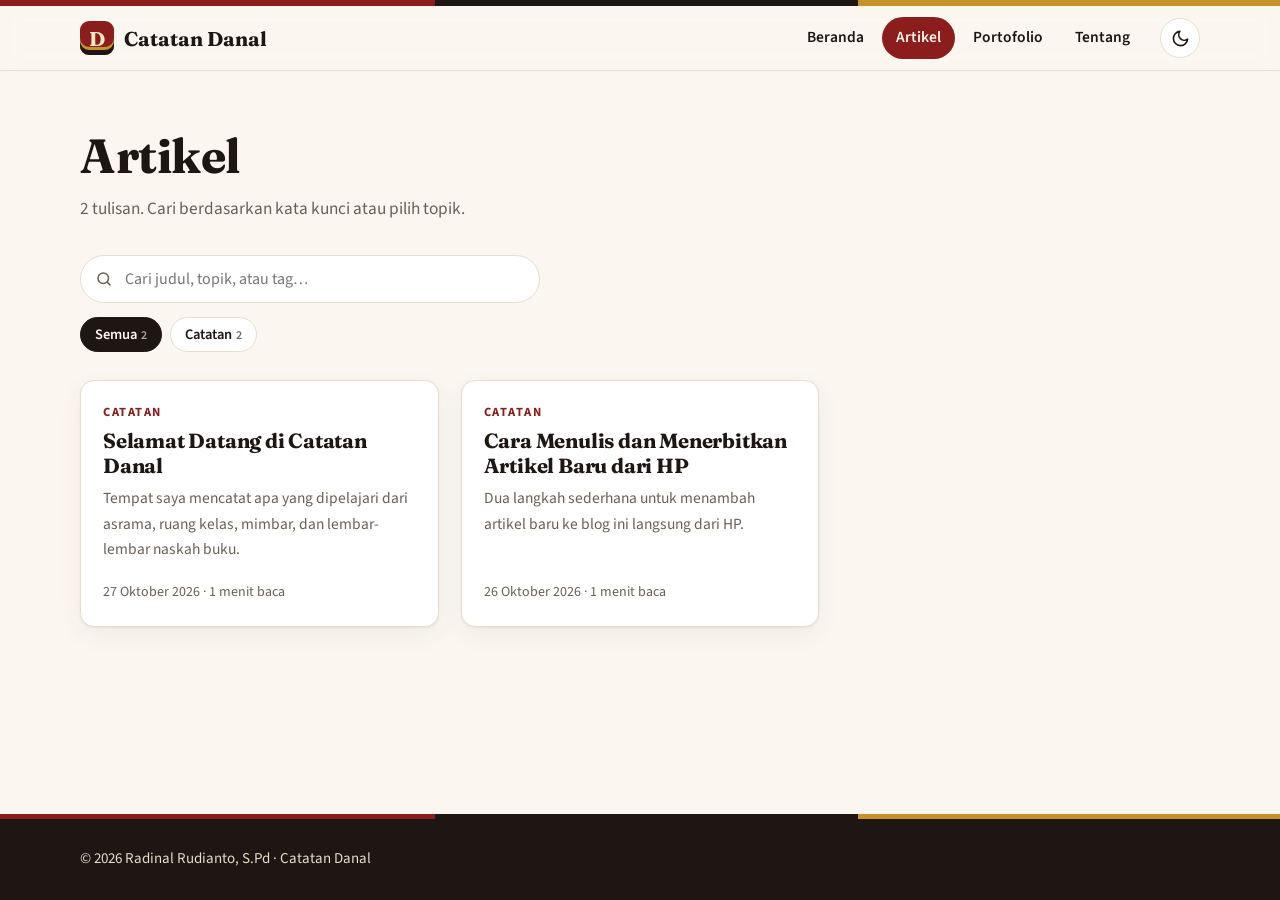
<file: blog.html>
<!doctype html>
<html lang="id">
<head>
<meta charset="utf-8">
<meta name="viewport" content="width=device-width, initial-scale=1">
<title>Artikel — Catatan Danal</title>
<meta name="description" content="Blog dan portofolio Radinal Rudianto, S.Pd — pendidikan, karakter, dan nilai-nilai Minangkabau.">
<meta property="og:type" content="website">
<meta property="og:title" content="Artikel — Catatan Danal">
<meta property="og:description" content="Blog dan portofolio Radinal Rudianto, S.Pd — pendidikan, karakter, dan nilai-nilai Minangkabau.">
<link rel="icon" href="favicon.svg" type="image/svg+xml">
<link rel="preconnect" href="https://fonts.googleapis.com">
<link rel="preconnect" href="https://fonts.gstatic.com" crossorigin>
<link href="https://fonts.googleapis.com/css2?family=Fraunces:opsz,wght@9..144,500;9..144,700&family=Source+Sans+3:wght@400;600;700&family=Source+Serif+4:ital,opsz,wght@0,8..60,400;0,8..60,600;1,8..60,400&display=swap" rel="stylesheet">
<script>
(function(){try{var t=localStorage.getItem('theme');if(!t)t=matchMedia('(prefers-color-scheme: dark)').matches?'dark':'light';document.documentElement.setAttribute('data-theme',t);}catch(e){document.documentElement.setAttribute('data-theme','light');}})();
</script>
<link rel="stylesheet" href="./style.css">
</head>
<body data-page="blog">
<div id="chrome-top"></div>
<main id="main" class="wrap"><p class="muted loading">Memuat…</p><noscript><p>Situs ini memerlukan JavaScript untuk menampilkan isi.</p></noscript></main>
<div id="chrome-bottom"></div>
<script>/* Catatan Danal (versi HP) — pengaturan: site.json. Artikel: daftar-artikel.txt + berkas artikel-*.txt */
(() => {
  'use strict';
  const $ = (s, r = document) => r.querySelector(s);
  const esc = (s) => String(s ?? '').replace(/[&<>"']/g, (c) => ({ '&': '&amp;', '<': '&lt;', '>': '&gt;', '"': '&quot;', "'": '&#39;' }[c]));
  const fmtDate = (d) => {
    try { return new Date(d + 'T00:00:00').toLocaleDateString('id-ID', { day: 'numeric', month: 'long', year: 'numeric' }); }
    catch { return d; }
  };
  const page = document.body.dataset.page;
  const main = $('#main');
  let site, posts = [];

  const ICON = {
    sun: '<svg class="i-sun" viewBox="0 0 24 24" fill="none" stroke="currentColor" stroke-width="2" stroke-linecap="round"><circle cx="12" cy="12" r="4"/><path d="M12 2v2M12 20v2M4.9 4.9l1.4 1.4M17.7 17.7l1.4 1.4M2 12h2M20 12h2M4.9 19.1l1.4-1.4M17.7 6.3l1.4-1.4"/></svg>',
    moon: '<svg class="i-moon" viewBox="0 0 24 24" fill="none" stroke="currentColor" stroke-width="2" stroke-linecap="round" stroke-linejoin="round"><path d="M21 12.8A9 9 0 1 1 11.2 3a7 7 0 0 0 9.8 9.8z"/></svg>',
    menu: '<svg viewBox="0 0 24 24" fill="none" stroke="currentColor" stroke-width="2" stroke-linecap="round"><path d="M4 6h16M4 12h16M4 18h16"/></svg>',
    search: '<svg viewBox="0 0 24 24" fill="none" stroke="currentColor" stroke-width="2" stroke-linecap="round"><circle cx="11" cy="11" r="7"/><path d="M20 20l-3.5-3.5"/></svg>',
  };

  async function getJSON(u) {
    const r = await fetch(u, { cache: 'no-cache' });
    if (!r.ok) throw new Error(u + ' → ' + r.status);
    return JSON.parse(await r.text());
  }
  const socialLinks = () => {
    const s = site.social || {}, out = [];
    const add = (label, v, make) => { v = (v || '').trim(); if (v) out.push({ label, href: /^https?:|^mailto:/.test(v) ? v : make(v) }); };
    add('WhatsApp', s.whatsapp, (v) => 'https://wa.me/' + v.replace(/\D/g, ''));
    add('Instagram', s.instagram, (v) => 'https://instagram.com/' + v.replace(/^@/, ''));
    add('YouTube', s.youtube, (v) => 'https://youtube.com/@' + v.replace(/^@/, ''));
    add('Facebook', s.facebook, (v) => 'https://facebook.com/' + v);
    add('TikTok', s.tiktok, (v) => 'https://tiktok.com/@' + v.replace(/^@/, ''));
    add('GitHub', s.github, (v) => 'https://github.com/' + v);
    add('Email', s.email, (v) => 'mailto:' + v);
    return out;
  };
  const initial = () => esc((site.author.short || site.author.name || 'D').trim().charAt(0).toUpperCase());
  const avatar = (cls) =>
    `<div class="${cls}">${site.author.photo ? `<img src="${esc(site.author.photo)}" alt="Foto ${esc(site.author.short)}">` : initial()}</div>`;
  const frame = () => `<div class="frame">${site.author.photo
    ? `<img src="${esc(site.author.photo)}" alt="Foto ${esc(site.author.short)}">`
    : `<span class="initial">${initial()}</span>`}</div>`;
  async function getText(u) {
    const r = await fetch(u, { cache: 'no-cache' });
    if (!r.ok) throw new Error(u + ' → ' + r.status);
    return r.text();
  }
  function parsePost(slug, raw) {
    raw = raw.replace(/^﻿/, '').replace(/\r\n/g, '\n');
    const m = raw.match(/^---\n([\s\S]*?)\n---\n?/);
    const meta = {};
    let body = raw;
    if (m) {
      body = raw.slice(m[0].length);
      for (const line of m[1].split('\n')) {
        const i = line.indexOf(':');
        if (i < 1) continue;
        meta[line.slice(0, i).trim().toLowerCase()] = line.slice(i + 1).trim().replace(/^["']|["']$/g, '');
      }
    }
    if (/^(true|ya|yes)$/i.test(meta.draft || '')) return null;
    const text = body.replace(/```[\s\S]*?```/g, ' ').replace(/!\[[^\]]*\]\([^)]*\)/g, ' ')
      .replace(/\[([^\]]+)\]\([^)]*\)/g, '$1').replace(/[#>*_`~|-]+/g, ' ').replace(/\s+/g, ' ').trim();
    const words = text ? text.split(' ').length : 0;
    const d = meta.tanggal || meta.date || '';
    return {
      slug, body,
      title: meta.judul || meta.title || slug.replace(/^artikel-/, '').replace(/-/g, ' '),
      date: /^\d{4}-\d{2}-\d{2}$/.test(d) ? d : new Date().toISOString().slice(0, 10),
      category: meta.kategori || meta.category || 'Umum',
      tags: (meta.tag || meta.tags || '').split(',').map((t) => t.trim()).filter(Boolean),
      excerpt: meta.ringkasan || meta.excerpt || (text.length > 170 ? text.slice(0, 167).replace(/\s+\S*$/, '') + '…' : text),
      cover: meta.gambar || meta.cover || '',
      readingTime: Math.max(1, Math.round(words / 200)),
    };
  }
  async function loadPosts() {
    const names = (await getText('daftar-artikel.txt')).replace(/\r/g, '').split('\n')
      .map((l) => l.trim()).filter((l) => l && !l.startsWith('#'))
      .map((l) => l.replace(/\.txt$/, '')).filter((l) => /^[\w-]+$/.test(l));
    const got = await Promise.all(names.map(async (slug) => {
      try { return parsePost(slug, await getText(slug + '.txt')); }
      catch (e) { console.warn('Artikel dilewati (berkas tidak ditemukan):', slug); return null; }
    }));
    return got.filter(Boolean).sort((a, b) => (a.date < b.date ? 1 : a.date > b.date ? -1 : a.slug.localeCompare(b.slug)));
  }
  const postUrl = (slug) => 'post.html?p=' + encodeURIComponent(slug);

  function postCard(p) {
    return `<article class="card">${p.cover ? `<img class="cover" loading="lazy" src="${esc(p.cover)}" alt="">` : ''}
      <a class="card-link" href="${postUrl(p.slug)}">
        <span class="kicker">${esc(p.category)}</span>
        <h3>${esc(p.title)}</h3>
        <p>${esc(p.excerpt)}</p>
        <div class="meta">${fmtDate(p.date)} · ${p.readingTime} menit baca</div>
      </a></article>`;
  }
  function workCard(w) {
    const inner = `<span class="kicker">${esc(w.category)}</span>
      <h3>${esc(w.title)}</h3>
      ${w.status ? `<span class="badge">${esc(w.status)}</span>` : ''}
      <p>${esc(w.description)}</p>
      ${w.link ? '<span class="go">Lihat →</span>' : ''}`;
    return `<article class="card">${w.link
      ? `<a class="card-link" href="${esc(w.link)}" target="_blank" rel="noopener">${inner}</a>`
      : `<div class="card-link">${inner}</div>`}</article>`;
  }
  const countBy = (arr, key) => {
    const m = new Map();
    arr.forEach((x) => m.set(x[key], (m.get(x[key]) || 0) + 1));
    return [...m.entries()].sort((a, b) => b[1] - a[1] || a[0].localeCompare(b[0]));
  };

  /* ---------- Rangka halaman ---------- */
  function buildChrome() {
    document.documentElement.lang = 'id';
    const nav = site.nav.map((n) => `<a href="${esc(n.href)}"${n.page === page || (page === 'post' && n.page === 'blog') ? ' aria-current="page"' : ''}>${esc(n.label)}</a>`).join('');
    $('#chrome-top').innerHTML = `<div class="stripe"></div>
      <header class="site-header"><div class="wrap bar">
        <a class="brand" href="./"><span class="mark">${initial()}</span><span>${esc(site.title)}</span></a>
        <nav class="nav" id="nav" aria-label="Menu utama">${nav}</nav>
        <button class="icon-btn" id="themeBtn" aria-label="Ganti tema terang/gelap">${ICON.sun}${ICON.moon}</button>
        <button class="icon-btn" id="menuBtn" aria-label="Buka menu" aria-expanded="false">${ICON.menu}</button>
      </div></header>`;
    const soc = socialLinks();
    $('#chrome-bottom').innerHTML = `<footer class="site-footer"><div class="stripe"></div><div class="wrap foot">
      <p>© ${new Date().getFullYear()} ${esc(site.author.name)} · ${esc(site.title)}</p>
      <ul>${soc.map((s) => `<li><a href="${esc(s.href)}" target="_blank" rel="noopener">${s.label}</a></li>`).join('')}</ul>
    </div></footer>`;
    $('#themeBtn').addEventListener('click', () => {
      const t = document.documentElement.getAttribute('data-theme') === 'dark' ? 'light' : 'dark';
      document.documentElement.setAttribute('data-theme', t);
      try { localStorage.setItem('theme', t); } catch (e) { /* abaikan */ }
    });
    $('#menuBtn').addEventListener('click', (e) => {
      const open = $('#nav').classList.toggle('open');
      e.currentTarget.setAttribute('aria-expanded', open);
    });
  }
  function setMeta(title, desc) {
    document.title = title;
    const set = (sel, attr, v) => { const el = $(sel); if (el) el.setAttribute(attr, v); };
    if (desc) { set('meta[name="description"]', 'content', desc); set('meta[property="og:description"]', 'content', desc); }
    set('meta[property="og:title"]', 'content', title);
  }
  function fail(e) {
    console.error(e);
    main.innerHTML = `<div class="error-box"><h2>Situs belum bisa memuat data</h2>
      <p>Jika Anda membuka <code>index.html</code> langsung dari penyimpanan HP/komputer, browser memblokir pemuatan data. Situs baru berfungsi setelah diunggah (GitHub Pages / Netlify); lihat PANDUAN.txt.</p></div>`;
  }

  /* ---------- Halaman ---------- */
  function home() {
    setMeta(site.title + ' — Blog & Portofolio', site.description);
    const latest = posts.slice(0, 6);
    const cats = countBy(posts, 'category');
    main.innerHTML = `
      <section class="hero">
        <div>
          <span class="eyebrow">${esc(site.author.name)}</span>
          <h1>${esc(site.tagline).replace(/^(\S+ \S+ \S+)/, '<em>$1</em>')}</h1>
          <p class="lead">${esc(site.description)}</p>
          <div class="actions"><a class="btn" href="blog.html">Baca artikel</a><a class="btn ghost" href="portfolio.html">Lihat portofolio</a></div>
        </div>
        ${frame()}
      </section>
      <div class="divider" aria-hidden="true"></div>
      <section class="section">
        <div class="section-head"><h2>Tulisan terbaru</h2><a href="blog.html">Semua artikel →</a></div>
        ${latest.length ? `<div class="grid">${latest.map(postCard).join('')}</div>` : '<div class="empty">Belum ada artikel. Tambahkan nama berkas artikel di <code>daftar-artikel.txt</code>.</div>'}
        ${cats.length ? `<ul class="chips" style="margin-top:26px">${cats.map(([c, n]) => `<li><a class="chip" href="blog.html?cat=${encodeURIComponent(c)}">${esc(c)}<small>${n}</small></a></li>`).join('')}</ul>` : ''}
      </section>
      <section class="section">
        <div class="section-head"><h2>Portofolio pilihan</h2><a href="portfolio.html">Semua karya →</a></div>
        <div class="grid">${site.portfolio.slice(0, 3).map(workCard).join('')}</div>
      </section>
      <section class="section">
        <div class="about-strip">${avatar('avatar')}
          <div><h2 style="margin-bottom:8px">Tentang penulis</h2><p>${esc(site.author.bio[0] || '')}</p><a class="btn ghost" href="about.html">Selengkapnya</a></div>
        </div>
      </section>`;
  }

  function blog() {
    setMeta('Artikel — ' + site.title, 'Kumpulan artikel ' + site.author.short + ' tentang pendidikan, karakter, dan nilai-nilai Minangkabau.');
    const params = new URLSearchParams(location.search);
    let cat = params.get('cat') || '', q = params.get('q') || '';
    const cats = countBy(posts, 'category');
    main.innerHTML = `
      <div class="page-head"><h1>Artikel</h1><p>${posts.length} tulisan. Cari berdasarkan kata kunci atau pilih topik.</p></div>
      <div class="toolbar">
        <label class="search"><span class="sr-only">Cari artikel</span>${ICON.search}<input id="q" type="search" placeholder="Cari judul, topik, atau tag…" value="${esc(q)}"></label>
        <div class="chips" id="cats"></div>
      </div>
      <div id="list" class="grid" aria-live="polite"></div>`;
    const draw = () => {
      $('#cats').innerHTML = [['', posts.length], ...cats].map(([c, n]) =>
        `<button class="chip" data-c="${esc(c)}" aria-pressed="${c === cat}">${c ? esc(c) : 'Semua'}<small>${n}</small></button>`).join('');
      const needle = q.trim().toLowerCase();
      const rows = posts.filter((p) => (!cat || p.category === cat) &&
        (!needle || (p.title + ' ' + p.excerpt + ' ' + p.category + ' ' + p.tags.join(' ')).toLowerCase().includes(needle)));
      $('#list').innerHTML = rows.length ? rows.map(postCard).join('') : '<div class="empty" style="grid-column:1/-1">Tidak ada artikel yang cocok.</div>';
      const u = new URL(location.href);
      cat ? u.searchParams.set('cat', cat) : u.searchParams.delete('cat');
      needle ? u.searchParams.set('q', q) : u.searchParams.delete('q');
      history.replaceState(null, '', u);
    };
    $('#q').addEventListener('input', (e) => { q = e.target.value; draw(); });
    $('#cats').addEventListener('click', (e) => { const b = e.target.closest('[data-c]'); if (b) { cat = b.dataset.c; draw(); } });
    draw();
  }

  async function post() {
    const slug = new URLSearchParams(location.search).get('p') || '';
    const meta = posts.find((p) => p.slug === slug);
    if (!/^[\w-]+$/.test(slug) || !meta) return notFound();
    const md = meta.body;
    setMeta(meta.title + ' — ' + site.title, meta.excerpt);
    const og = (p, v) => { const m = document.createElement('meta'); m.setAttribute('property', p); m.content = v; document.head.appendChild(m); };
    og('og:url', location.href);
    if (meta.cover) og('og:image', new URL(meta.cover, location.href).href);
    const html = DOMPurify.sanitize(marked.parse(md, { mangle: false, headerIds: false }), { ADD_ATTR: ['target'] });
    const i = posts.findIndex((p) => p.slug === slug);
    const newer = posts[i - 1], older = posts[i + 1];
    main.className = '';
    main.innerHTML = `<article class="post">
      <a class="back" href="blog.html">← Semua artikel</a>
      <span class="kicker">${esc(meta.category)}</span>
      <h1>${esc(meta.title)}</h1>
      <p class="meta">${esc(site.author.short)} · ${fmtDate(meta.date)} · ${meta.readingTime} menit baca</p>
      ${meta.cover ? `<img class="hero-img" src="${esc(meta.cover)}" alt="">` : ''}
      <div class="prose" id="prose">${html}</div>
      <div class="post-foot">
        ${meta.tags.length ? `<ul class="chips">${meta.tags.map((t) => `<li><a class="chip" href="blog.html?q=${encodeURIComponent(t)}">#${esc(t)}</a></li>`).join('')}</ul>` : ''}
        <div class="share"><span>Bagikan:</span>
          <a class="chip" target="_blank" rel="noopener" href="https://wa.me/?text=${encodeURIComponent(meta.title + ' — ' + location.href)}">WhatsApp</a>
          <a class="chip" target="_blank" rel="noopener" href="https://www.facebook.com/sharer/sharer.php?u=${encodeURIComponent(location.href)}">Facebook</a>
          <button class="chip" id="copy" type="button">Salin tautan</button></div>
        <div class="author-box">${avatar('avatar')}<p><strong>${esc(site.author.name)}</strong><br>${esc(site.author.role)}</p></div>
        <nav class="pager" aria-label="Artikel lain">
          ${older ? `<a href="${postUrl(older.slug)}"><small>← Sebelumnya</small>${esc(older.title)}</a>` : '<span></span>'}
          ${newer ? `<a href="${postUrl(newer.slug)}"><small>Berikutnya →</small>${esc(newer.title)}</a>` : '<span></span>'}
        </nav>
      </div></article>`;
    $('#prose').querySelectorAll('a[href^="http"]').forEach((a) => { a.target = '_blank'; a.rel = 'noopener'; });
    $('#prose').querySelectorAll('img').forEach((im) => { im.loading = 'lazy'; });
    $('#copy').addEventListener('click', async () => {
      try { await navigator.clipboard.writeText(location.href); toast('Tautan disalin'); } catch (e) { toast('Salin manual dari address bar'); }
    });
    const bar = document.createElement('div'); bar.className = 'progress'; document.body.appendChild(bar);
    addEventListener('scroll', () => {
      const h = document.documentElement; const t = h.scrollHeight - h.clientHeight;
      bar.style.width = (t > 0 ? (h.scrollTop / t) * 100 : 0) + '%';
    }, { passive: true });
  }

  function portfolio() {
    setMeta('Portofolio — ' + site.title, 'Program, buku, dokumen, dan pelatihan yang dikerjakan ' + site.author.short + '.');
    const items = site.portfolio; let cat = '';
    const cats = countBy(items, 'category');
    main.innerHTML = `<div class="page-head"><h1>Portofolio</h1><p>Program, buku, dokumen kelembagaan, dan pelatihan yang saya rancang dan kerjakan.</p></div>
      <div class="toolbar"><div class="chips" id="cats"></div></div><div id="list" class="grid"></div>`;
    const draw = () => {
      $('#cats').innerHTML = [['', items.length], ...cats].map(([c, n]) =>
        `<button class="chip" data-c="${esc(c)}" aria-pressed="${c === cat}">${c ? esc(c) : 'Semua'}<small>${n}</small></button>`).join('');
      $('#list').innerHTML = items.filter((w) => !cat || w.category === cat).map(workCard).join('');
    };
    $('#cats').addEventListener('click', (e) => { const b = e.target.closest('[data-c]'); if (b) { cat = b.dataset.c; draw(); } });
    draw();
  }

  function about() {
    const a = site.author, soc = socialLinks();
    setMeta('Tentang — ' + site.title, a.bio[0]);
    main.innerHTML = `<section class="about">
      <div>${frame()}</div>
      <div>
        <h1>${esc(a.name)}</h1>
        <p class="role">${esc(a.role)} · ${esc(a.location)}</p>
        ${a.bio.map((p) => `<p>${esc(p)}</p>`).join('')}
        <h2 style="margin-top:34px;font-size:1.5rem">Yang saya tekuni</h2>
        <ul class="focus">${a.focus.map((f) => `<li><strong>${esc(f.title)}</strong><span>${esc(f.text)}</span></li>`).join('')}</ul>
        <div class="actions" style="display:flex;gap:12px;flex-wrap:wrap">
          ${soc.length ? soc.map((s) => `<a class="btn ghost" target="_blank" rel="noopener" href="${esc(s.href)}">${s.label}</a>`).join('') : '<a class="btn ghost" href="blog.html">Baca tulisan saya</a>'}
        </div>
      </div></section>`;
  }

  function notFound() {
    setMeta('Halaman tidak ditemukan — ' + (site ? site.title : ''));
    main.innerHTML = `<div class="error-box"><h2>Halaman tidak ditemukan</h2><p>Tautan yang Anda buka tidak ada atau artikelnya sudah dipindahkan.</p><p><a class="btn" href="./">Kembali ke beranda</a></p></div>`;
  }
  function toast(msg) {
    const t = document.createElement('div'); t.className = 'toast'; t.textContent = msg; document.body.appendChild(t);
    setTimeout(() => t.remove(), 1800);
  }

  (async () => {
    try {
      site = await getJSON('pengaturan.txt');
      posts = await loadPosts();
    } catch (e) { return fail(e); }
    buildChrome();
    main.innerHTML = '';
    const routes = { home, blog, post, portfolio, about, notfound: notFound };
    try { await (routes[page] || notFound)(); } catch (e) { console.error(e); notFound(); }
  })();
})();
</script>
</body>
</html>
</file>
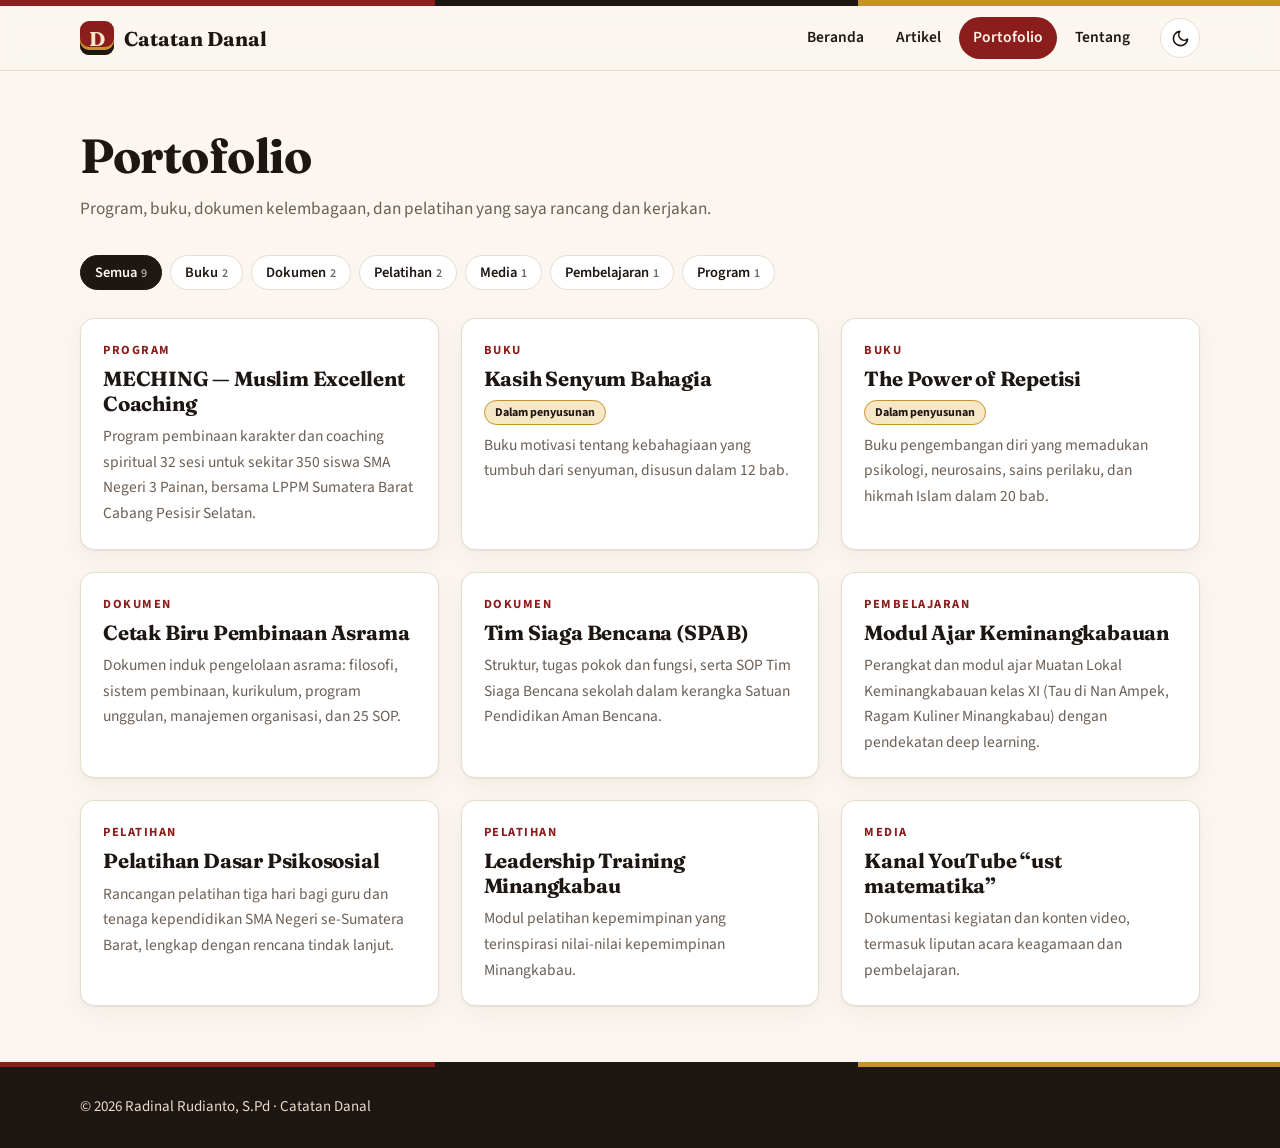
<file: portfolio.html>
<!doctype html>
<html lang="id">
<head>
<meta charset="utf-8">
<meta name="viewport" content="width=device-width, initial-scale=1">
<title>Portofolio — Catatan Danal</title>
<meta name="description" content="Blog dan portofolio Radinal Rudianto, S.Pd — pendidikan, karakter, dan nilai-nilai Minangkabau.">
<meta property="og:type" content="website">
<meta property="og:title" content="Portofolio — Catatan Danal">
<meta property="og:description" content="Blog dan portofolio Radinal Rudianto, S.Pd — pendidikan, karakter, dan nilai-nilai Minangkabau.">
<link rel="icon" href="favicon.svg" type="image/svg+xml">
<link rel="preconnect" href="https://fonts.googleapis.com">
<link rel="preconnect" href="https://fonts.gstatic.com" crossorigin>
<link href="https://fonts.googleapis.com/css2?family=Fraunces:opsz,wght@9..144,500;9..144,700&family=Source+Sans+3:wght@400;600;700&family=Source+Serif+4:ital,opsz,wght@0,8..60,400;0,8..60,600;1,8..60,400&display=swap" rel="stylesheet">
<script>
(function(){try{var t=localStorage.getItem('theme');if(!t)t=matchMedia('(prefers-color-scheme: dark)').matches?'dark':'light';document.documentElement.setAttribute('data-theme',t);}catch(e){document.documentElement.setAttribute('data-theme','light');}})();
</script>
<link rel="stylesheet" href="./style.css">
</head>
<body data-page="portfolio">
<div id="chrome-top"></div>
<main id="main" class="wrap"><p class="muted loading">Memuat…</p><noscript><p>Situs ini memerlukan JavaScript untuk menampilkan isi.</p></noscript></main>
<div id="chrome-bottom"></div>
<script>/* Catatan Danal (versi HP) — pengaturan: site.json. Artikel: daftar-artikel.txt + berkas artikel-*.txt */
(() => {
  'use strict';
  const $ = (s, r = document) => r.querySelector(s);
  const esc = (s) => String(s ?? '').replace(/[&<>"']/g, (c) => ({ '&': '&amp;', '<': '&lt;', '>': '&gt;', '"': '&quot;', "'": '&#39;' }[c]));
  const fmtDate = (d) => {
    try { return new Date(d + 'T00:00:00').toLocaleDateString('id-ID', { day: 'numeric', month: 'long', year: 'numeric' }); }
    catch { return d; }
  };
  const page = document.body.dataset.page;
  const main = $('#main');
  let site, posts = [];

  const ICON = {
    sun: '<svg class="i-sun" viewBox="0 0 24 24" fill="none" stroke="currentColor" stroke-width="2" stroke-linecap="round"><circle cx="12" cy="12" r="4"/><path d="M12 2v2M12 20v2M4.9 4.9l1.4 1.4M17.7 17.7l1.4 1.4M2 12h2M20 12h2M4.9 19.1l1.4-1.4M17.7 6.3l1.4-1.4"/></svg>',
    moon: '<svg class="i-moon" viewBox="0 0 24 24" fill="none" stroke="currentColor" stroke-width="2" stroke-linecap="round" stroke-linejoin="round"><path d="M21 12.8A9 9 0 1 1 11.2 3a7 7 0 0 0 9.8 9.8z"/></svg>',
    menu: '<svg viewBox="0 0 24 24" fill="none" stroke="currentColor" stroke-width="2" stroke-linecap="round"><path d="M4 6h16M4 12h16M4 18h16"/></svg>',
    search: '<svg viewBox="0 0 24 24" fill="none" stroke="currentColor" stroke-width="2" stroke-linecap="round"><circle cx="11" cy="11" r="7"/><path d="M20 20l-3.5-3.5"/></svg>',
  };

  async function getJSON(u) {
    const r = await fetch(u, { cache: 'no-cache' });
    if (!r.ok) throw new Error(u + ' → ' + r.status);
    return JSON.parse(await r.text());
  }
  const socialLinks = () => {
    const s = site.social || {}, out = [];
    const add = (label, v, make) => { v = (v || '').trim(); if (v) out.push({ label, href: /^https?:|^mailto:/.test(v) ? v : make(v) }); };
    add('WhatsApp', s.whatsapp, (v) => 'https://wa.me/' + v.replace(/\D/g, ''));
    add('Instagram', s.instagram, (v) => 'https://instagram.com/' + v.replace(/^@/, ''));
    add('YouTube', s.youtube, (v) => 'https://youtube.com/@' + v.replace(/^@/, ''));
    add('Facebook', s.facebook, (v) => 'https://facebook.com/' + v);
    add('TikTok', s.tiktok, (v) => 'https://tiktok.com/@' + v.replace(/^@/, ''));
    add('GitHub', s.github, (v) => 'https://github.com/' + v);
    add('Email', s.email, (v) => 'mailto:' + v);
    return out;
  };
  const initial = () => esc((site.author.short || site.author.name || 'D').trim().charAt(0).toUpperCase());
  const avatar = (cls) =>
    `<div class="${cls}">${site.author.photo ? `<img src="${esc(site.author.photo)}" alt="Foto ${esc(site.author.short)}">` : initial()}</div>`;
  const frame = () => `<div class="frame">${site.author.photo
    ? `<img src="${esc(site.author.photo)}" alt="Foto ${esc(site.author.short)}">`
    : `<span class="initial">${initial()}</span>`}</div>`;
  async function getText(u) {
    const r = await fetch(u, { cache: 'no-cache' });
    if (!r.ok) throw new Error(u + ' → ' + r.status);
    return r.text();
  }
  function parsePost(slug, raw) {
    raw = raw.replace(/^﻿/, '').replace(/\r\n/g, '\n');
    const m = raw.match(/^---\n([\s\S]*?)\n---\n?/);
    const meta = {};
    let body = raw;
    if (m) {
      body = raw.slice(m[0].length);
      for (const line of m[1].split('\n')) {
        const i = line.indexOf(':');
        if (i < 1) continue;
        meta[line.slice(0, i).trim().toLowerCase()] = line.slice(i + 1).trim().replace(/^["']|["']$/g, '');
      }
    }
    if (/^(true|ya|yes)$/i.test(meta.draft || '')) return null;
    const text = body.replace(/```[\s\S]*?```/g, ' ').replace(/!\[[^\]]*\]\([^)]*\)/g, ' ')
      .replace(/\[([^\]]+)\]\([^)]*\)/g, '$1').replace(/[#>*_`~|-]+/g, ' ').replace(/\s+/g, ' ').trim();
    const words = text ? text.split(' ').length : 0;
    const d = meta.tanggal || meta.date || '';
    return {
      slug, body,
      title: meta.judul || meta.title || slug.replace(/^artikel-/, '').replace(/-/g, ' '),
      date: /^\d{4}-\d{2}-\d{2}$/.test(d) ? d : new Date().toISOString().slice(0, 10),
      category: meta.kategori || meta.category || 'Umum',
      tags: (meta.tag || meta.tags || '').split(',').map((t) => t.trim()).filter(Boolean),
      excerpt: meta.ringkasan || meta.excerpt || (text.length > 170 ? text.slice(0, 167).replace(/\s+\S*$/, '') + '…' : text),
      cover: meta.gambar || meta.cover || '',
      readingTime: Math.max(1, Math.round(words / 200)),
    };
  }
  async function loadPosts() {
    const names = (await getText('daftar-artikel.txt')).replace(/\r/g, '').split('\n')
      .map((l) => l.trim()).filter((l) => l && !l.startsWith('#'))
      .map((l) => l.replace(/\.txt$/, '')).filter((l) => /^[\w-]+$/.test(l));
    const got = await Promise.all(names.map(async (slug) => {
      try { return parsePost(slug, await getText(slug + '.txt')); }
      catch (e) { console.warn('Artikel dilewati (berkas tidak ditemukan):', slug); return null; }
    }));
    return got.filter(Boolean).sort((a, b) => (a.date < b.date ? 1 : a.date > b.date ? -1 : a.slug.localeCompare(b.slug)));
  }
  const postUrl = (slug) => 'post.html?p=' + encodeURIComponent(slug);

  function postCard(p) {
    return `<article class="card">${p.cover ? `<img class="cover" loading="lazy" src="${esc(p.cover)}" alt="">` : ''}
      <a class="card-link" href="${postUrl(p.slug)}">
        <span class="kicker">${esc(p.category)}</span>
        <h3>${esc(p.title)}</h3>
        <p>${esc(p.excerpt)}</p>
        <div class="meta">${fmtDate(p.date)} · ${p.readingTime} menit baca</div>
      </a></article>`;
  }
  function workCard(w) {
    const inner = `<span class="kicker">${esc(w.category)}</span>
      <h3>${esc(w.title)}</h3>
      ${w.status ? `<span class="badge">${esc(w.status)}</span>` : ''}
      <p>${esc(w.description)}</p>
      ${w.link ? '<span class="go">Lihat →</span>' : ''}`;
    return `<article class="card">${w.link
      ? `<a class="card-link" href="${esc(w.link)}" target="_blank" rel="noopener">${inner}</a>`
      : `<div class="card-link">${inner}</div>`}</article>`;
  }
  const countBy = (arr, key) => {
    const m = new Map();
    arr.forEach((x) => m.set(x[key], (m.get(x[key]) || 0) + 1));
    return [...m.entries()].sort((a, b) => b[1] - a[1] || a[0].localeCompare(b[0]));
  };

  /* ---------- Rangka halaman ---------- */
  function buildChrome() {
    document.documentElement.lang = 'id';
    const nav = site.nav.map((n) => `<a href="${esc(n.href)}"${n.page === page || (page === 'post' && n.page === 'blog') ? ' aria-current="page"' : ''}>${esc(n.label)}</a>`).join('');
    $('#chrome-top').innerHTML = `<div class="stripe"></div>
      <header class="site-header"><div class="wrap bar">
        <a class="brand" href="./"><span class="mark">${initial()}</span><span>${esc(site.title)}</span></a>
        <nav class="nav" id="nav" aria-label="Menu utama">${nav}</nav>
        <button class="icon-btn" id="themeBtn" aria-label="Ganti tema terang/gelap">${ICON.sun}${ICON.moon}</button>
        <button class="icon-btn" id="menuBtn" aria-label="Buka menu" aria-expanded="false">${ICON.menu}</button>
      </div></header>`;
    const soc = socialLinks();
    $('#chrome-bottom').innerHTML = `<footer class="site-footer"><div class="stripe"></div><div class="wrap foot">
      <p>© ${new Date().getFullYear()} ${esc(site.author.name)} · ${esc(site.title)}</p>
      <ul>${soc.map((s) => `<li><a href="${esc(s.href)}" target="_blank" rel="noopener">${s.label}</a></li>`).join('')}</ul>
    </div></footer>`;
    $('#themeBtn').addEventListener('click', () => {
      const t = document.documentElement.getAttribute('data-theme') === 'dark' ? 'light' : 'dark';
      document.documentElement.setAttribute('data-theme', t);
      try { localStorage.setItem('theme', t); } catch (e) { /* abaikan */ }
    });
    $('#menuBtn').addEventListener('click', (e) => {
      const open = $('#nav').classList.toggle('open');
      e.currentTarget.setAttribute('aria-expanded', open);
    });
  }
  function setMeta(title, desc) {
    document.title = title;
    const set = (sel, attr, v) => { const el = $(sel); if (el) el.setAttribute(attr, v); };
    if (desc) { set('meta[name="description"]', 'content', desc); set('meta[property="og:description"]', 'content', desc); }
    set('meta[property="og:title"]', 'content', title);
  }
  function fail(e) {
    console.error(e);
    main.innerHTML = `<div class="error-box"><h2>Situs belum bisa memuat data</h2>
      <p>Jika Anda membuka <code>index.html</code> langsung dari penyimpanan HP/komputer, browser memblokir pemuatan data. Situs baru berfungsi setelah diunggah (GitHub Pages / Netlify); lihat PANDUAN.txt.</p></div>`;
  }

  /* ---------- Halaman ---------- */
  function home() {
    setMeta(site.title + ' — Blog & Portofolio', site.description);
    const latest = posts.slice(0, 6);
    const cats = countBy(posts, 'category');
    main.innerHTML = `
      <section class="hero">
        <div>
          <span class="eyebrow">${esc(site.author.name)}</span>
          <h1>${esc(site.tagline).replace(/^(\S+ \S+ \S+)/, '<em>$1</em>')}</h1>
          <p class="lead">${esc(site.description)}</p>
          <div class="actions"><a class="btn" href="blog.html">Baca artikel</a><a class="btn ghost" href="portfolio.html">Lihat portofolio</a></div>
        </div>
        ${frame()}
      </section>
      <div class="divider" aria-hidden="true"></div>
      <section class="section">
        <div class="section-head"><h2>Tulisan terbaru</h2><a href="blog.html">Semua artikel →</a></div>
        ${latest.length ? `<div class="grid">${latest.map(postCard).join('')}</div>` : '<div class="empty">Belum ada artikel. Tambahkan nama berkas artikel di <code>daftar-artikel.txt</code>.</div>'}
        ${cats.length ? `<ul class="chips" style="margin-top:26px">${cats.map(([c, n]) => `<li><a class="chip" href="blog.html?cat=${encodeURIComponent(c)}">${esc(c)}<small>${n}</small></a></li>`).join('')}</ul>` : ''}
      </section>
      <section class="section">
        <div class="section-head"><h2>Portofolio pilihan</h2><a href="portfolio.html">Semua karya →</a></div>
        <div class="grid">${site.portfolio.slice(0, 3).map(workCard).join('')}</div>
      </section>
      <section class="section">
        <div class="about-strip">${avatar('avatar')}
          <div><h2 style="margin-bottom:8px">Tentang penulis</h2><p>${esc(site.author.bio[0] || '')}</p><a class="btn ghost" href="about.html">Selengkapnya</a></div>
        </div>
      </section>`;
  }

  function blog() {
    setMeta('Artikel — ' + site.title, 'Kumpulan artikel ' + site.author.short + ' tentang pendidikan, karakter, dan nilai-nilai Minangkabau.');
    const params = new URLSearchParams(location.search);
    let cat = params.get('cat') || '', q = params.get('q') || '';
    const cats = countBy(posts, 'category');
    main.innerHTML = `
      <div class="page-head"><h1>Artikel</h1><p>${posts.length} tulisan. Cari berdasarkan kata kunci atau pilih topik.</p></div>
      <div class="toolbar">
        <label class="search"><span class="sr-only">Cari artikel</span>${ICON.search}<input id="q" type="search" placeholder="Cari judul, topik, atau tag…" value="${esc(q)}"></label>
        <div class="chips" id="cats"></div>
      </div>
      <div id="list" class="grid" aria-live="polite"></div>`;
    const draw = () => {
      $('#cats').innerHTML = [['', posts.length], ...cats].map(([c, n]) =>
        `<button class="chip" data-c="${esc(c)}" aria-pressed="${c === cat}">${c ? esc(c) : 'Semua'}<small>${n}</small></button>`).join('');
      const needle = q.trim().toLowerCase();
      const rows = posts.filter((p) => (!cat || p.category === cat) &&
        (!needle || (p.title + ' ' + p.excerpt + ' ' + p.category + ' ' + p.tags.join(' ')).toLowerCase().includes(needle)));
      $('#list').innerHTML = rows.length ? rows.map(postCard).join('') : '<div class="empty" style="grid-column:1/-1">Tidak ada artikel yang cocok.</div>';
      const u = new URL(location.href);
      cat ? u.searchParams.set('cat', cat) : u.searchParams.delete('cat');
      needle ? u.searchParams.set('q', q) : u.searchParams.delete('q');
      history.replaceState(null, '', u);
    };
    $('#q').addEventListener('input', (e) => { q = e.target.value; draw(); });
    $('#cats').addEventListener('click', (e) => { const b = e.target.closest('[data-c]'); if (b) { cat = b.dataset.c; draw(); } });
    draw();
  }

  async function post() {
    const slug = new URLSearchParams(location.search).get('p') || '';
    const meta = posts.find((p) => p.slug === slug);
    if (!/^[\w-]+$/.test(slug) || !meta) return notFound();
    const md = meta.body;
    setMeta(meta.title + ' — ' + site.title, meta.excerpt);
    const og = (p, v) => { const m = document.createElement('meta'); m.setAttribute('property', p); m.content = v; document.head.appendChild(m); };
    og('og:url', location.href);
    if (meta.cover) og('og:image', new URL(meta.cover, location.href).href);
    const html = DOMPurify.sanitize(marked.parse(md, { mangle: false, headerIds: false }), { ADD_ATTR: ['target'] });
    const i = posts.findIndex((p) => p.slug === slug);
    const newer = posts[i - 1], older = posts[i + 1];
    main.className = '';
    main.innerHTML = `<article class="post">
      <a class="back" href="blog.html">← Semua artikel</a>
      <span class="kicker">${esc(meta.category)}</span>
      <h1>${esc(meta.title)}</h1>
      <p class="meta">${esc(site.author.short)} · ${fmtDate(meta.date)} · ${meta.readingTime} menit baca</p>
      ${meta.cover ? `<img class="hero-img" src="${esc(meta.cover)}" alt="">` : ''}
      <div class="prose" id="prose">${html}</div>
      <div class="post-foot">
        ${meta.tags.length ? `<ul class="chips">${meta.tags.map((t) => `<li><a class="chip" href="blog.html?q=${encodeURIComponent(t)}">#${esc(t)}</a></li>`).join('')}</ul>` : ''}
        <div class="share"><span>Bagikan:</span>
          <a class="chip" target="_blank" rel="noopener" href="https://wa.me/?text=${encodeURIComponent(meta.title + ' — ' + location.href)}">WhatsApp</a>
          <a class="chip" target="_blank" rel="noopener" href="https://www.facebook.com/sharer/sharer.php?u=${encodeURIComponent(location.href)}">Facebook</a>
          <button class="chip" id="copy" type="button">Salin tautan</button></div>
        <div class="author-box">${avatar('avatar')}<p><strong>${esc(site.author.name)}</strong><br>${esc(site.author.role)}</p></div>
        <nav class="pager" aria-label="Artikel lain">
          ${older ? `<a href="${postUrl(older.slug)}"><small>← Sebelumnya</small>${esc(older.title)}</a>` : '<span></span>'}
          ${newer ? `<a href="${postUrl(newer.slug)}"><small>Berikutnya →</small>${esc(newer.title)}</a>` : '<span></span>'}
        </nav>
      </div></article>`;
    $('#prose').querySelectorAll('a[href^="http"]').forEach((a) => { a.target = '_blank'; a.rel = 'noopener'; });
    $('#prose').querySelectorAll('img').forEach((im) => { im.loading = 'lazy'; });
    $('#copy').addEventListener('click', async () => {
      try { await navigator.clipboard.writeText(location.href); toast('Tautan disalin'); } catch (e) { toast('Salin manual dari address bar'); }
    });
    const bar = document.createElement('div'); bar.className = 'progress'; document.body.appendChild(bar);
    addEventListener('scroll', () => {
      const h = document.documentElement; const t = h.scrollHeight - h.clientHeight;
      bar.style.width = (t > 0 ? (h.scrollTop / t) * 100 : 0) + '%';
    }, { passive: true });
  }

  function portfolio() {
    setMeta('Portofolio — ' + site.title, 'Program, buku, dokumen, dan pelatihan yang dikerjakan ' + site.author.short + '.');
    const items = site.portfolio; let cat = '';
    const cats = countBy(items, 'category');
    main.innerHTML = `<div class="page-head"><h1>Portofolio</h1><p>Program, buku, dokumen kelembagaan, dan pelatihan yang saya rancang dan kerjakan.</p></div>
      <div class="toolbar"><div class="chips" id="cats"></div></div><div id="list" class="grid"></div>`;
    const draw = () => {
      $('#cats').innerHTML = [['', items.length], ...cats].map(([c, n]) =>
        `<button class="chip" data-c="${esc(c)}" aria-pressed="${c === cat}">${c ? esc(c) : 'Semua'}<small>${n}</small></button>`).join('');
      $('#list').innerHTML = items.filter((w) => !cat || w.category === cat).map(workCard).join('');
    };
    $('#cats').addEventListener('click', (e) => { const b = e.target.closest('[data-c]'); if (b) { cat = b.dataset.c; draw(); } });
    draw();
  }

  function about() {
    const a = site.author, soc = socialLinks();
    setMeta('Tentang — ' + site.title, a.bio[0]);
    main.innerHTML = `<section class="about">
      <div>${frame()}</div>
      <div>
        <h1>${esc(a.name)}</h1>
        <p class="role">${esc(a.role)} · ${esc(a.location)}</p>
        ${a.bio.map((p) => `<p>${esc(p)}</p>`).join('')}
        <h2 style="margin-top:34px;font-size:1.5rem">Yang saya tekuni</h2>
        <ul class="focus">${a.focus.map((f) => `<li><strong>${esc(f.title)}</strong><span>${esc(f.text)}</span></li>`).join('')}</ul>
        <div class="actions" style="display:flex;gap:12px;flex-wrap:wrap">
          ${soc.length ? soc.map((s) => `<a class="btn ghost" target="_blank" rel="noopener" href="${esc(s.href)}">${s.label}</a>`).join('') : '<a class="btn ghost" href="blog.html">Baca tulisan saya</a>'}
        </div>
      </div></section>`;
  }

  function notFound() {
    setMeta('Halaman tidak ditemukan — ' + (site ? site.title : ''));
    main.innerHTML = `<div class="error-box"><h2>Halaman tidak ditemukan</h2><p>Tautan yang Anda buka tidak ada atau artikelnya sudah dipindahkan.</p><p><a class="btn" href="./">Kembali ke beranda</a></p></div>`;
  }
  function toast(msg) {
    const t = document.createElement('div'); t.className = 'toast'; t.textContent = msg; document.body.appendChild(t);
    setTimeout(() => t.remove(), 1800);
  }

  (async () => {
    try {
      site = await getJSON('pengaturan.txt');
      posts = await loadPosts();
    } catch (e) { return fail(e); }
    buildChrome();
    main.innerHTML = '';
    const routes = { home, blog, post, portfolio, about, notfound: notFound };
    try { await (routes[page] || notFound)(); } catch (e) { console.error(e); notFound(); }
  })();
})();
</script>
</body>
</html>
</file>
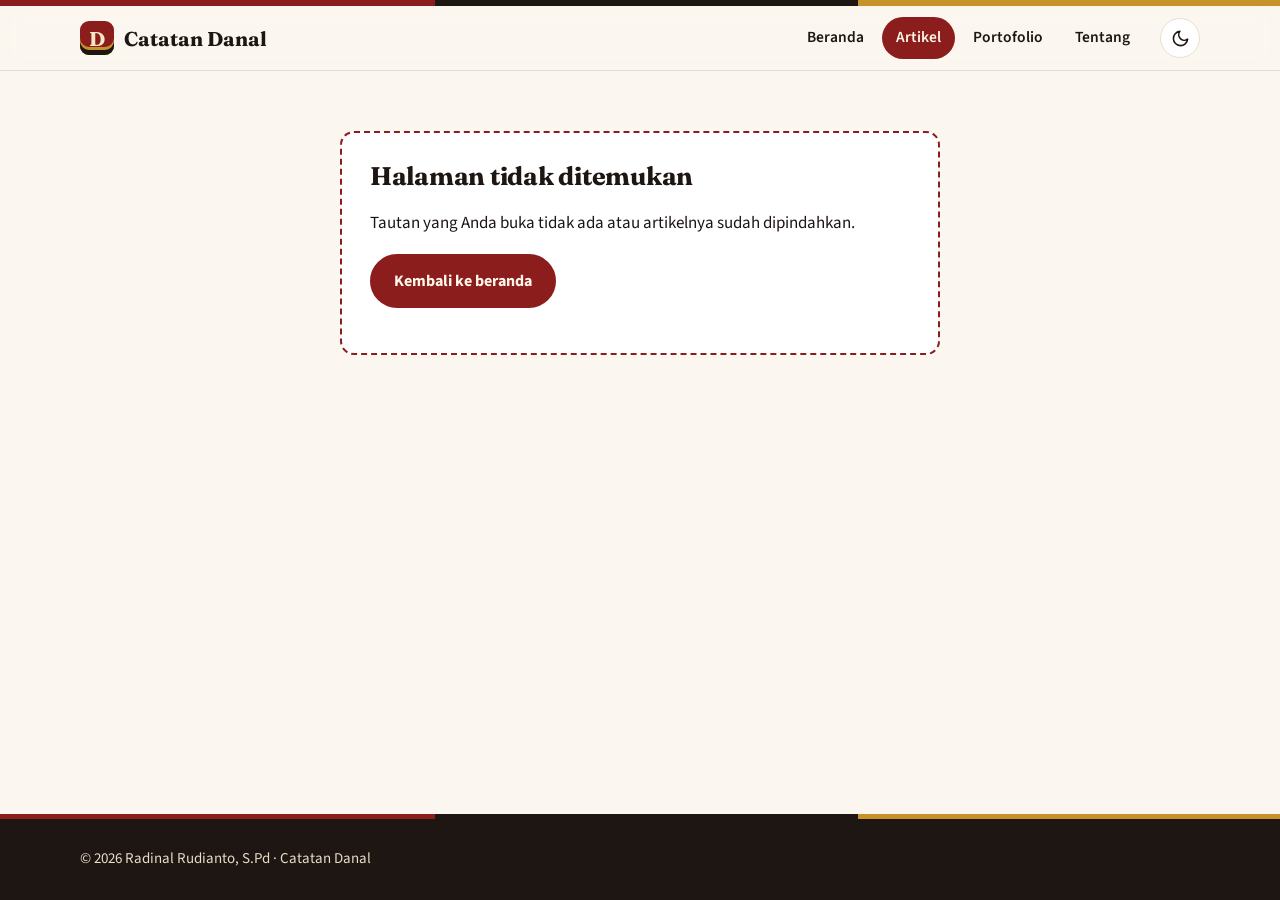
<file: post.html>
<!doctype html>
<html lang="id">
<head>
<meta charset="utf-8">
<meta name="viewport" content="width=device-width, initial-scale=1">
<title>Artikel — Catatan Danal</title>
<meta name="description" content="Blog dan portofolio Radinal Rudianto, S.Pd — pendidikan, karakter, dan nilai-nilai Minangkabau.">
<meta property="og:type" content="website">
<meta property="og:title" content="Artikel — Catatan Danal">
<meta property="og:description" content="Blog dan portofolio Radinal Rudianto, S.Pd — pendidikan, karakter, dan nilai-nilai Minangkabau.">
<link rel="icon" href="favicon.svg" type="image/svg+xml">
<link rel="preconnect" href="https://fonts.googleapis.com">
<link rel="preconnect" href="https://fonts.gstatic.com" crossorigin>
<link href="https://fonts.googleapis.com/css2?family=Fraunces:opsz,wght@9..144,500;9..144,700&family=Source+Sans+3:wght@400;600;700&family=Source+Serif+4:ital,opsz,wght@0,8..60,400;0,8..60,600;1,8..60,400&display=swap" rel="stylesheet">
<script>
(function(){try{var t=localStorage.getItem('theme');if(!t)t=matchMedia('(prefers-color-scheme: dark)').matches?'dark':'light';document.documentElement.setAttribute('data-theme',t);}catch(e){document.documentElement.setAttribute('data-theme','light');}})();
</script>
<link rel="stylesheet" href="./style.css">
</head>
<body data-page="post">
<div id="chrome-top"></div>
<main id="main" class="wrap"><p class="muted loading">Memuat…</p><noscript><p>Situs ini memerlukan JavaScript untuk menampilkan isi.</p></noscript></main>
<div id="chrome-bottom"></div>
<script>/**
 * marked v4.3.0 - a markdown parser
 * Copyright (c) 2011-2023, Christopher Jeffrey. (MIT Licensed)
 * https://github.com/markedjs/marked
 */
!function(e,t){"object"==typeof exports&&"undefined"!=typeof module?t(exports):"function"==typeof define&&define.amd?define(["exports"],t):t((e="undefined"!=typeof globalThis?globalThis:e||self).marked={})}(this,function(r){"use strict";function i(e,t){for(var u=0;u<t.length;u++){var n=t[u];n.enumerable=n.enumerable||!1,n.configurable=!0,"value"in n&&(n.writable=!0),Object.defineProperty(e,function(e){e=function(e,t){if("object"!=typeof e||null===e)return e;var u=e[Symbol.toPrimitive];if(void 0===u)return("string"===t?String:Number)(e);u=u.call(e,t||"default");if("object"!=typeof u)return u;throw new TypeError("@@toPrimitive must return a primitive value.")}(e,"string");return"symbol"==typeof e?e:String(e)}(n.key),n)}}function F(){return(F=Object.assign?Object.assign.bind():function(e){for(var t=1;t<arguments.length;t++){var u,n=arguments[t];for(u in n)Object.prototype.hasOwnProperty.call(n,u)&&(e[u]=n[u])}return e}).apply(this,arguments)}function s(e,t){(null==t||t>e.length)&&(t=e.length);for(var u=0,n=new Array(t);u<t;u++)n[u]=e[u];return n}function D(e,t){var u,n="undefined"!=typeof Symbol&&e[Symbol.iterator]||e["@@iterator"];if(n)return(n=n.call(e)).next.bind(n);if(Array.isArray(e)||(n=function(e,t){var u;if(e)return"string"==typeof e?s(e,t):"Map"===(u="Object"===(u=Object.prototype.toString.call(e).slice(8,-1))&&e.constructor?e.constructor.name:u)||"Set"===u?Array.from(e):"Arguments"===u||/^(?:Ui|I)nt(?:8|16|32)(?:Clamped)?Array$/.test(u)?s(e,t):void 0}(e))||t&&e&&"number"==typeof e.length)return n&&(e=n),u=0,function(){return u>=e.length?{done:!0}:{done:!1,value:e[u++]}};throw new TypeError("Invalid attempt to iterate non-iterable instance.\nIn order to be iterable, non-array objects must have a [Symbol.iterator]() method.")}function e(){return{async:!1,baseUrl:null,breaks:!1,extensions:null,gfm:!0,headerIds:!0,headerPrefix:"",highlight:null,hooks:null,langPrefix:"language-",mangle:!0,pedantic:!1,renderer:null,sanitize:!1,sanitizer:null,silent:!1,smartypants:!1,tokenizer:null,walkTokens:null,xhtml:!1}}r.defaults=e();function u(e){return t[e]}var n=/[&<>"']/,l=new RegExp(n.source,"g"),o=/[<>"']|&(?!(#\d{1,7}|#[Xx][a-fA-F0-9]{1,6}|\w+);)/,a=new RegExp(o.source,"g"),t={"&":"&amp;","<":"&lt;",">":"&gt;",'"':"&quot;","'":"&#39;"};function A(e,t){if(t){if(n.test(e))return e.replace(l,u)}else if(o.test(e))return e.replace(a,u);return e}var c=/&(#(?:\d+)|(?:#x[0-9A-Fa-f]+)|(?:\w+));?/gi;function x(e){return e.replace(c,function(e,t){return"colon"===(t=t.toLowerCase())?":":"#"===t.charAt(0)?"x"===t.charAt(1)?String.fromCharCode(parseInt(t.substring(2),16)):String.fromCharCode(+t.substring(1)):""})}var h=/(^|[^\[])\^/g;function p(u,e){u="string"==typeof u?u:u.source,e=e||"";var n={replace:function(e,t){return t=(t=t.source||t).replace(h,"$1"),u=u.replace(e,t),n},getRegex:function(){return new RegExp(u,e)}};return n}var Z=/[^\w:]/g,O=/^$|^[a-z][a-z0-9+.-]*:|^[?#]/i;function f(e,t,u){if(e){try{n=decodeURIComponent(x(u)).replace(Z,"").toLowerCase()}catch(e){return null}if(0===n.indexOf("javascript:")||0===n.indexOf("vbscript:")||0===n.indexOf("data:"))return null}var n;t&&!O.test(u)&&(e=u,g[" "+(n=t)]||(q.test(n)?g[" "+n]=n+"/":g[" "+n]=C(n,"/",!0)),t=-1===(n=g[" "+n]).indexOf(":"),u="//"===e.substring(0,2)?t?e:n.replace(j,"$1")+e:"/"===e.charAt(0)?t?e:n.replace(P,"$1")+e:n+e);try{u=encodeURI(u).replace(/%25/g,"%")}catch(e){return null}return u}var g={},q=/^[^:]+:\/*[^/]*$/,j=/^([^:]+:)[\s\S]*$/,P=/^([^:]+:\/*[^/]*)[\s\S]*$/;var k={exec:function(){}};function d(e,t){var u=e.replace(/\|/g,function(e,t,u){for(var n=!1,r=t;0<=--r&&"\\"===u[r];)n=!n;return n?"|":" |"}).split(/ \|/),n=0;if(u[0].trim()||u.shift(),0<u.length&&!u[u.length-1].trim()&&u.pop(),u.length>t)u.splice(t);else for(;u.length<t;)u.push("");for(;n<u.length;n++)u[n]=u[n].trim().replace(/\\\|/g,"|");return u}function C(e,t,u){var n=e.length;if(0===n)return"";for(var r=0;r<n;){var i=e.charAt(n-r-1);if((i!==t||u)&&(i===t||!u))break;r++}return e.slice(0,n-r)}function E(e,t){if(t<1)return"";for(var u="";1<t;)1&t&&(u+=e),t>>=1,e+=e;return u+e}function m(e,t,u,n){var r=t.href,t=t.title?A(t.title):null,i=e[1].replace(/\\([\[\]])/g,"$1");return"!"!==e[0].charAt(0)?(n.state.inLink=!0,e={type:"link",raw:u,href:r,title:t,text:i,tokens:n.inlineTokens(i)},n.state.inLink=!1,e):{type:"image",raw:u,href:r,title:t,text:A(i)}}var b=function(){function e(e){this.options=e||r.defaults}var t=e.prototype;return t.space=function(e){e=this.rules.block.newline.exec(e);if(e&&0<e[0].length)return{type:"space",raw:e[0]}},t.code=function(e){var t,e=this.rules.block.code.exec(e);if(e)return t=e[0].replace(/^ {1,4}/gm,""),{type:"code",raw:e[0],codeBlockStyle:"indented",text:this.options.pedantic?t:C(t,"\n")}},t.fences=function(e){var t,u,n,r,e=this.rules.block.fences.exec(e);if(e)return t=e[0],u=t,n=e[3]||"",u=null===(u=t.match(/^(\s+)(?:```)/))?n:(r=u[1],n.split("\n").map(function(e){var t=e.match(/^\s+/);return null!==t&&t[0].length>=r.length?e.slice(r.length):e}).join("\n")),{type:"code",raw:t,lang:e[2]&&e[2].trim().replace(this.rules.inline._escapes,"$1"),text:u}},t.heading=function(e){var t,u,e=this.rules.block.heading.exec(e);if(e)return t=e[2].trim(),/#$/.test(t)&&(u=C(t,"#"),!this.options.pedantic&&u&&!/ $/.test(u)||(t=u.trim())),{type:"heading",raw:e[0],depth:e[1].length,text:t,tokens:this.lexer.inline(t)}},t.hr=function(e){e=this.rules.block.hr.exec(e);if(e)return{type:"hr",raw:e[0]}},t.blockquote=function(e){var t,u,n,e=this.rules.block.blockquote.exec(e);if(e)return t=e[0].replace(/^ *>[ \t]?/gm,""),u=this.lexer.state.top,this.lexer.state.top=!0,n=this.lexer.blockTokens(t),this.lexer.state.top=u,{type:"blockquote",raw:e[0],tokens:n,text:t}},t.list=function(e){var t=this.rules.block.list.exec(e);if(t){var u,n,r,i,s,l,o,a,D,c,h,p=1<(g=t[1].trim()).length,f={type:"list",raw:"",ordered:p,start:p?+g.slice(0,-1):"",loose:!1,items:[]},g=p?"\\d{1,9}\\"+g.slice(-1):"\\"+g;this.options.pedantic&&(g=p?g:"[*+-]");for(var F=new RegExp("^( {0,3}"+g+")((?:[\t ][^\\n]*)?(?:\\n|$))");e&&(h=!1,t=F.exec(e))&&!this.rules.block.hr.test(e);){if(u=t[0],e=e.substring(u.length),o=t[2].split("\n",1)[0].replace(/^\t+/,function(e){return" ".repeat(3*e.length)}),a=e.split("\n",1)[0],this.options.pedantic?(i=2,c=o.trimLeft()):(i=t[2].search(/[^ ]/),c=o.slice(i=4<i?1:i),i+=t[1].length),s=!1,!o&&/^ *$/.test(a)&&(u+=a+"\n",e=e.substring(a.length+1),h=!0),!h)for(var A=new RegExp("^ {0,"+Math.min(3,i-1)+"}(?:[*+-]|\\d{1,9}[.)])((?:[ \t][^\\n]*)?(?:\\n|$))"),k=new RegExp("^ {0,"+Math.min(3,i-1)+"}((?:- *){3,}|(?:_ *){3,}|(?:\\* *){3,})(?:\\n+|$)"),d=new RegExp("^ {0,"+Math.min(3,i-1)+"}(?:```|~~~)"),C=new RegExp("^ {0,"+Math.min(3,i-1)+"}#");e&&(a=D=e.split("\n",1)[0],this.options.pedantic&&(a=a.replace(/^ {1,4}(?=( {4})*[^ ])/g,"  ")),!d.test(a))&&!C.test(a)&&!A.test(a)&&!k.test(e);){if(a.search(/[^ ]/)>=i||!a.trim())c+="\n"+a.slice(i);else{if(s)break;if(4<=o.search(/[^ ]/))break;if(d.test(o))break;if(C.test(o))break;if(k.test(o))break;c+="\n"+a}s||a.trim()||(s=!0),u+=D+"\n",e=e.substring(D.length+1),o=a.slice(i)}f.loose||(l?f.loose=!0:/\n *\n *$/.test(u)&&(l=!0)),this.options.gfm&&(n=/^\[[ xX]\] /.exec(c))&&(r="[ ] "!==n[0],c=c.replace(/^\[[ xX]\] +/,"")),f.items.push({type:"list_item",raw:u,task:!!n,checked:r,loose:!1,text:c}),f.raw+=u}f.items[f.items.length-1].raw=u.trimRight(),f.items[f.items.length-1].text=c.trimRight(),f.raw=f.raw.trimRight();for(var E,x=f.items.length,m=0;m<x;m++)this.lexer.state.top=!1,f.items[m].tokens=this.lexer.blockTokens(f.items[m].text,[]),f.loose||(E=0<(E=f.items[m].tokens.filter(function(e){return"space"===e.type})).length&&E.some(function(e){return/\n.*\n/.test(e.raw)}),f.loose=E);if(f.loose)for(m=0;m<x;m++)f.items[m].loose=!0;return f}},t.html=function(e){var t,e=this.rules.block.html.exec(e);if(e)return t={type:"html",raw:e[0],pre:!this.options.sanitizer&&("pre"===e[1]||"script"===e[1]||"style"===e[1]),text:e[0]},this.options.sanitize&&(e=this.options.sanitizer?this.options.sanitizer(e[0]):A(e[0]),t.type="paragraph",t.text=e,t.tokens=this.lexer.inline(e)),t},t.def=function(e){var t,u,n,e=this.rules.block.def.exec(e);if(e)return t=e[1].toLowerCase().replace(/\s+/g," "),u=e[2]?e[2].replace(/^<(.*)>$/,"$1").replace(this.rules.inline._escapes,"$1"):"",n=e[3]&&e[3].substring(1,e[3].length-1).replace(this.rules.inline._escapes,"$1"),{type:"def",tag:t,raw:e[0],href:u,title:n}},t.table=function(e){e=this.rules.block.table.exec(e);if(e){var t={type:"table",header:d(e[1]).map(function(e){return{text:e}}),align:e[2].replace(/^ *|\| *$/g,"").split(/ *\| */),rows:e[3]&&e[3].trim()?e[3].replace(/\n[ \t]*$/,"").split("\n"):[]};if(t.header.length===t.align.length){t.raw=e[0];for(var u,n,r,i=t.align.length,s=0;s<i;s++)/^ *-+: *$/.test(t.align[s])?t.align[s]="right":/^ *:-+: *$/.test(t.align[s])?t.align[s]="center":/^ *:-+ *$/.test(t.align[s])?t.align[s]="left":t.align[s]=null;for(i=t.rows.length,s=0;s<i;s++)t.rows[s]=d(t.rows[s],t.header.length).map(function(e){return{text:e}});for(i=t.header.length,u=0;u<i;u++)t.header[u].tokens=this.lexer.inline(t.header[u].text);for(i=t.rows.length,u=0;u<i;u++)for(r=t.rows[u],n=0;n<r.length;n++)r[n].tokens=this.lexer.inline(r[n].text);return t}}},t.lheading=function(e){e=this.rules.block.lheading.exec(e);if(e)return{type:"heading",raw:e[0],depth:"="===e[2].charAt(0)?1:2,text:e[1],tokens:this.lexer.inline(e[1])}},t.paragraph=function(e){var t,e=this.rules.block.paragraph.exec(e);if(e)return t="\n"===e[1].charAt(e[1].length-1)?e[1].slice(0,-1):e[1],{type:"paragraph",raw:e[0],text:t,tokens:this.lexer.inline(t)}},t.text=function(e){e=this.rules.block.text.exec(e);if(e)return{type:"text",raw:e[0],text:e[0],tokens:this.lexer.inline(e[0])}},t.escape=function(e){e=this.rules.inline.escape.exec(e);if(e)return{type:"escape",raw:e[0],text:A(e[1])}},t.tag=function(e){e=this.rules.inline.tag.exec(e);if(e)return!this.lexer.state.inLink&&/^<a /i.test(e[0])?this.lexer.state.inLink=!0:this.lexer.state.inLink&&/^<\/a>/i.test(e[0])&&(this.lexer.state.inLink=!1),!this.lexer.state.inRawBlock&&/^<(pre|code|kbd|script)(\s|>)/i.test(e[0])?this.lexer.state.inRawBlock=!0:this.lexer.state.inRawBlock&&/^<\/(pre|code|kbd|script)(\s|>)/i.test(e[0])&&(this.lexer.state.inRawBlock=!1),{type:this.options.sanitize?"text":"html",raw:e[0],inLink:this.lexer.state.inLink,inRawBlock:this.lexer.state.inRawBlock,text:this.options.sanitize?this.options.sanitizer?this.options.sanitizer(e[0]):A(e[0]):e[0]}},t.link=function(e){e=this.rules.inline.link.exec(e);if(e){var t=e[2].trim();if(!this.options.pedantic&&/^</.test(t)){if(!/>$/.test(t))return;var u=C(t.slice(0,-1),"\\");if((t.length-u.length)%2==0)return}else{u=function(e,t){if(-1!==e.indexOf(t[1]))for(var u=e.length,n=0,r=0;r<u;r++)if("\\"===e[r])r++;else if(e[r]===t[0])n++;else if(e[r]===t[1]&&--n<0)return r;return-1}(e[2],"()");-1<u&&(r=(0===e[0].indexOf("!")?5:4)+e[1].length+u,e[2]=e[2].substring(0,u),e[0]=e[0].substring(0,r).trim(),e[3]="")}var n,u=e[2],r="";return this.options.pedantic?(n=/^([^'"]*[^\s])\s+(['"])(.*)\2/.exec(u))&&(u=n[1],r=n[3]):r=e[3]?e[3].slice(1,-1):"",u=u.trim(),m(e,{href:(u=/^</.test(u)?this.options.pedantic&&!/>$/.test(t)?u.slice(1):u.slice(1,-1):u)&&u.replace(this.rules.inline._escapes,"$1"),title:r&&r.replace(this.rules.inline._escapes,"$1")},e[0],this.lexer)}},t.reflink=function(e,t){var u;if(u=(u=this.rules.inline.reflink.exec(e))||this.rules.inline.nolink.exec(e))return(e=t[(e=(u[2]||u[1]).replace(/\s+/g," ")).toLowerCase()])?m(u,e,u[0],this.lexer):{type:"text",raw:t=u[0].charAt(0),text:t}},t.emStrong=function(e,t,u){void 0===u&&(u="");var n=this.rules.inline.emStrong.lDelim.exec(e);if(n&&(!n[3]||!u.match(/(?:[0-9A-Za-z\xAA\xB2\xB3\xB5\xB9\xBA\xBC-\xBE\xC0-\xD6\xD8-\xF6\xF8-\u02C1\u02C6-\u02D1\u02E0-\u02E4\u02EC\u02EE\u0370-\u0374\u0376\u0377\u037A-\u037D\u037F\u0386\u0388-\u038A\u038C\u038E-\u03A1\u03A3-\u03F5\u03F7-\u0481\u048A-\u052F\u0531-\u0556\u0559\u0560-\u0588\u05D0-\u05EA\u05EF-\u05F2\u0620-\u064A\u0660-\u0669\u066E\u066F\u0671-\u06D3\u06D5\u06E5\u06E6\u06EE-\u06FC\u06FF\u0710\u0712-\u072F\u074D-\u07A5\u07B1\u07C0-\u07EA\u07F4\u07F5\u07FA\u0800-\u0815\u081A\u0824\u0828\u0840-\u0858\u0860-\u086A\u0870-\u0887\u0889-\u088E\u08A0-\u08C9\u0904-\u0939\u093D\u0950\u0958-\u0961\u0966-\u096F\u0971-\u0980\u0985-\u098C\u098F\u0990\u0993-\u09A8\u09AA-\u09B0\u09B2\u09B6-\u09B9\u09BD\u09CE\u09DC\u09DD\u09DF-\u09E1\u09E6-\u09F1\u09F4-\u09F9\u09FC\u0A05-\u0A0A\u0A0F\u0A10\u0A13-\u0A28\u0A2A-\u0A30\u0A32\u0A33\u0A35\u0A36\u0A38\u0A39\u0A59-\u0A5C\u0A5E\u0A66-\u0A6F\u0A72-\u0A74\u0A85-\u0A8D\u0A8F-\u0A91\u0A93-\u0AA8\u0AAA-\u0AB0\u0AB2\u0AB3\u0AB5-\u0AB9\u0ABD\u0AD0\u0AE0\u0AE1\u0AE6-\u0AEF\u0AF9\u0B05-\u0B0C\u0B0F\u0B10\u0B13-\u0B28\u0B2A-\u0B30\u0B32\u0B33\u0B35-\u0B39\u0B3D\u0B5C\u0B5D\u0B5F-\u0B61\u0B66-\u0B6F\u0B71-\u0B77\u0B83\u0B85-\u0B8A\u0B8E-\u0B90\u0B92-\u0B95\u0B99\u0B9A\u0B9C\u0B9E\u0B9F\u0BA3\u0BA4\u0BA8-\u0BAA\u0BAE-\u0BB9\u0BD0\u0BE6-\u0BF2\u0C05-\u0C0C\u0C0E-\u0C10\u0C12-\u0C28\u0C2A-\u0C39\u0C3D\u0C58-\u0C5A\u0C5D\u0C60\u0C61\u0C66-\u0C6F\u0C78-\u0C7E\u0C80\u0C85-\u0C8C\u0C8E-\u0C90\u0C92-\u0CA8\u0CAA-\u0CB3\u0CB5-\u0CB9\u0CBD\u0CDD\u0CDE\u0CE0\u0CE1\u0CE6-\u0CEF\u0CF1\u0CF2\u0D04-\u0D0C\u0D0E-\u0D10\u0D12-\u0D3A\u0D3D\u0D4E\u0D54-\u0D56\u0D58-\u0D61\u0D66-\u0D78\u0D7A-\u0D7F\u0D85-\u0D96\u0D9A-\u0DB1\u0DB3-\u0DBB\u0DBD\u0DC0-\u0DC6\u0DE6-\u0DEF\u0E01-\u0E30\u0E32\u0E33\u0E40-\u0E46\u0E50-\u0E59\u0E81\u0E82\u0E84\u0E86-\u0E8A\u0E8C-\u0EA3\u0EA5\u0EA7-\u0EB0\u0EB2\u0EB3\u0EBD\u0EC0-\u0EC4\u0EC6\u0ED0-\u0ED9\u0EDC-\u0EDF\u0F00\u0F20-\u0F33\u0F40-\u0F47\u0F49-\u0F6C\u0F88-\u0F8C\u1000-\u102A\u103F-\u1049\u1050-\u1055\u105A-\u105D\u1061\u1065\u1066\u106E-\u1070\u1075-\u1081\u108E\u1090-\u1099\u10A0-\u10C5\u10C7\u10CD\u10D0-\u10FA\u10FC-\u1248\u124A-\u124D\u1250-\u1256\u1258\u125A-\u125D\u1260-\u1288\u128A-\u128D\u1290-\u12B0\u12B2-\u12B5\u12B8-\u12BE\u12C0\u12C2-\u12C5\u12C8-\u12D6\u12D8-\u1310\u1312-\u1315\u1318-\u135A\u1369-\u137C\u1380-\u138F\u13A0-\u13F5\u13F8-\u13FD\u1401-\u166C\u166F-\u167F\u1681-\u169A\u16A0-\u16EA\u16EE-\u16F8\u1700-\u1711\u171F-\u1731\u1740-\u1751\u1760-\u176C\u176E-\u1770\u1780-\u17B3\u17D7\u17DC\u17E0-\u17E9\u17F0-\u17F9\u1810-\u1819\u1820-\u1878\u1880-\u1884\u1887-\u18A8\u18AA\u18B0-\u18F5\u1900-\u191E\u1946-\u196D\u1970-\u1974\u1980-\u19AB\u19B0-\u19C9\u19D0-\u19DA\u1A00-\u1A16\u1A20-\u1A54\u1A80-\u1A89\u1A90-\u1A99\u1AA7\u1B05-\u1B33\u1B45-\u1B4C\u1B50-\u1B59\u1B83-\u1BA0\u1BAE-\u1BE5\u1C00-\u1C23\u1C40-\u1C49\u1C4D-\u1C7D\u1C80-\u1C88\u1C90-\u1CBA\u1CBD-\u1CBF\u1CE9-\u1CEC\u1CEE-\u1CF3\u1CF5\u1CF6\u1CFA\u1D00-\u1DBF\u1E00-\u1F15\u1F18-\u1F1D\u1F20-\u1F45\u1F48-\u1F4D\u1F50-\u1F57\u1F59\u1F5B\u1F5D\u1F5F-\u1F7D\u1F80-\u1FB4\u1FB6-\u1FBC\u1FBE\u1FC2-\u1FC4\u1FC6-\u1FCC\u1FD0-\u1FD3\u1FD6-\u1FDB\u1FE0-\u1FEC\u1FF2-\u1FF4\u1FF6-\u1FFC\u2070\u2071\u2074-\u2079\u207F-\u2089\u2090-\u209C\u2102\u2107\u210A-\u2113\u2115\u2119-\u211D\u2124\u2126\u2128\u212A-\u212D\u212F-\u2139\u213C-\u213F\u2145-\u2149\u214E\u2150-\u2189\u2460-\u249B\u24EA-\u24FF\u2776-\u2793\u2C00-\u2CE4\u2CEB-\u2CEE\u2CF2\u2CF3\u2CFD\u2D00-\u2D25\u2D27\u2D2D\u2D30-\u2D67\u2D6F\u2D80-\u2D96\u2DA0-\u2DA6\u2DA8-\u2DAE\u2DB0-\u2DB6\u2DB8-\u2DBE\u2DC0-\u2DC6\u2DC8-\u2DCE\u2DD0-\u2DD6\u2DD8-\u2DDE\u2E2F\u3005-\u3007\u3021-\u3029\u3031-\u3035\u3038-\u303C\u3041-\u3096\u309D-\u309F\u30A1-\u30FA\u30FC-\u30FF\u3105-\u312F\u3131-\u318E\u3192-\u3195\u31A0-\u31BF\u31F0-\u31FF\u3220-\u3229\u3248-\u324F\u3251-\u325F\u3280-\u3289\u32B1-\u32BF\u3400-\u4DBF\u4E00-\uA48C\uA4D0-\uA4FD\uA500-\uA60C\uA610-\uA62B\uA640-\uA66E\uA67F-\uA69D\uA6A0-\uA6EF\uA717-\uA71F\uA722-\uA788\uA78B-\uA7CA\uA7D0\uA7D1\uA7D3\uA7D5-\uA7D9\uA7F2-\uA801\uA803-\uA805\uA807-\uA80A\uA80C-\uA822\uA830-\uA835\uA840-\uA873\uA882-\uA8B3\uA8D0-\uA8D9\uA8F2-\uA8F7\uA8FB\uA8FD\uA8FE\uA900-\uA925\uA930-\uA946\uA960-\uA97C\uA984-\uA9B2\uA9CF-\uA9D9\uA9E0-\uA9E4\uA9E6-\uA9FE\uAA00-\uAA28\uAA40-\uAA42\uAA44-\uAA4B\uAA50-\uAA59\uAA60-\uAA76\uAA7A\uAA7E-\uAAAF\uAAB1\uAAB5\uAAB6\uAAB9-\uAABD\uAAC0\uAAC2\uAADB-\uAADD\uAAE0-\uAAEA\uAAF2-\uAAF4\uAB01-\uAB06\uAB09-\uAB0E\uAB11-\uAB16\uAB20-\uAB26\uAB28-\uAB2E\uAB30-\uAB5A\uAB5C-\uAB69\uAB70-\uABE2\uABF0-\uABF9\uAC00-\uD7A3\uD7B0-\uD7C6\uD7CB-\uD7FB\uF900-\uFA6D\uFA70-\uFAD9\uFB00-\uFB06\uFB13-\uFB17\uFB1D\uFB1F-\uFB28\uFB2A-\uFB36\uFB38-\uFB3C\uFB3E\uFB40\uFB41\uFB43\uFB44\uFB46-\uFBB1\uFBD3-\uFD3D\uFD50-\uFD8F\uFD92-\uFDC7\uFDF0-\uFDFB\uFE70-\uFE74\uFE76-\uFEFC\uFF10-\uFF19\uFF21-\uFF3A\uFF41-\uFF5A\uFF66-\uFFBE\uFFC2-\uFFC7\uFFCA-\uFFCF\uFFD2-\uFFD7\uFFDA-\uFFDC]|\uD800[\uDC00-\uDC0B\uDC0D-\uDC26\uDC28-\uDC3A\uDC3C\uDC3D\uDC3F-\uDC4D\uDC50-\uDC5D\uDC80-\uDCFA\uDD07-\uDD33\uDD40-\uDD78\uDD8A\uDD8B\uDE80-\uDE9C\uDEA0-\uDED0\uDEE1-\uDEFB\uDF00-\uDF23\uDF2D-\uDF4A\uDF50-\uDF75\uDF80-\uDF9D\uDFA0-\uDFC3\uDFC8-\uDFCF\uDFD1-\uDFD5]|\uD801[\uDC00-\uDC9D\uDCA0-\uDCA9\uDCB0-\uDCD3\uDCD8-\uDCFB\uDD00-\uDD27\uDD30-\uDD63\uDD70-\uDD7A\uDD7C-\uDD8A\uDD8C-\uDD92\uDD94\uDD95\uDD97-\uDDA1\uDDA3-\uDDB1\uDDB3-\uDDB9\uDDBB\uDDBC\uDE00-\uDF36\uDF40-\uDF55\uDF60-\uDF67\uDF80-\uDF85\uDF87-\uDFB0\uDFB2-\uDFBA]|\uD802[\uDC00-\uDC05\uDC08\uDC0A-\uDC35\uDC37\uDC38\uDC3C\uDC3F-\uDC55\uDC58-\uDC76\uDC79-\uDC9E\uDCA7-\uDCAF\uDCE0-\uDCF2\uDCF4\uDCF5\uDCFB-\uDD1B\uDD20-\uDD39\uDD80-\uDDB7\uDDBC-\uDDCF\uDDD2-\uDE00\uDE10-\uDE13\uDE15-\uDE17\uDE19-\uDE35\uDE40-\uDE48\uDE60-\uDE7E\uDE80-\uDE9F\uDEC0-\uDEC7\uDEC9-\uDEE4\uDEEB-\uDEEF\uDF00-\uDF35\uDF40-\uDF55\uDF58-\uDF72\uDF78-\uDF91\uDFA9-\uDFAF]|\uD803[\uDC00-\uDC48\uDC80-\uDCB2\uDCC0-\uDCF2\uDCFA-\uDD23\uDD30-\uDD39\uDE60-\uDE7E\uDE80-\uDEA9\uDEB0\uDEB1\uDF00-\uDF27\uDF30-\uDF45\uDF51-\uDF54\uDF70-\uDF81\uDFB0-\uDFCB\uDFE0-\uDFF6]|\uD804[\uDC03-\uDC37\uDC52-\uDC6F\uDC71\uDC72\uDC75\uDC83-\uDCAF\uDCD0-\uDCE8\uDCF0-\uDCF9\uDD03-\uDD26\uDD36-\uDD3F\uDD44\uDD47\uDD50-\uDD72\uDD76\uDD83-\uDDB2\uDDC1-\uDDC4\uDDD0-\uDDDA\uDDDC\uDDE1-\uDDF4\uDE00-\uDE11\uDE13-\uDE2B\uDE80-\uDE86\uDE88\uDE8A-\uDE8D\uDE8F-\uDE9D\uDE9F-\uDEA8\uDEB0-\uDEDE\uDEF0-\uDEF9\uDF05-\uDF0C\uDF0F\uDF10\uDF13-\uDF28\uDF2A-\uDF30\uDF32\uDF33\uDF35-\uDF39\uDF3D\uDF50\uDF5D-\uDF61]|\uD805[\uDC00-\uDC34\uDC47-\uDC4A\uDC50-\uDC59\uDC5F-\uDC61\uDC80-\uDCAF\uDCC4\uDCC5\uDCC7\uDCD0-\uDCD9\uDD80-\uDDAE\uDDD8-\uDDDB\uDE00-\uDE2F\uDE44\uDE50-\uDE59\uDE80-\uDEAA\uDEB8\uDEC0-\uDEC9\uDF00-\uDF1A\uDF30-\uDF3B\uDF40-\uDF46]|\uD806[\uDC00-\uDC2B\uDCA0-\uDCF2\uDCFF-\uDD06\uDD09\uDD0C-\uDD13\uDD15\uDD16\uDD18-\uDD2F\uDD3F\uDD41\uDD50-\uDD59\uDDA0-\uDDA7\uDDAA-\uDDD0\uDDE1\uDDE3\uDE00\uDE0B-\uDE32\uDE3A\uDE50\uDE5C-\uDE89\uDE9D\uDEB0-\uDEF8]|\uD807[\uDC00-\uDC08\uDC0A-\uDC2E\uDC40\uDC50-\uDC6C\uDC72-\uDC8F\uDD00-\uDD06\uDD08\uDD09\uDD0B-\uDD30\uDD46\uDD50-\uDD59\uDD60-\uDD65\uDD67\uDD68\uDD6A-\uDD89\uDD98\uDDA0-\uDDA9\uDEE0-\uDEF2\uDFB0\uDFC0-\uDFD4]|\uD808[\uDC00-\uDF99]|\uD809[\uDC00-\uDC6E\uDC80-\uDD43]|\uD80B[\uDF90-\uDFF0]|[\uD80C\uD81C-\uD820\uD822\uD840-\uD868\uD86A-\uD86C\uD86F-\uD872\uD874-\uD879\uD880-\uD883][\uDC00-\uDFFF]|\uD80D[\uDC00-\uDC2E]|\uD811[\uDC00-\uDE46]|\uD81A[\uDC00-\uDE38\uDE40-\uDE5E\uDE60-\uDE69\uDE70-\uDEBE\uDEC0-\uDEC9\uDED0-\uDEED\uDF00-\uDF2F\uDF40-\uDF43\uDF50-\uDF59\uDF5B-\uDF61\uDF63-\uDF77\uDF7D-\uDF8F]|\uD81B[\uDE40-\uDE96\uDF00-\uDF4A\uDF50\uDF93-\uDF9F\uDFE0\uDFE1\uDFE3]|\uD821[\uDC00-\uDFF7]|\uD823[\uDC00-\uDCD5\uDD00-\uDD08]|\uD82B[\uDFF0-\uDFF3\uDFF5-\uDFFB\uDFFD\uDFFE]|\uD82C[\uDC00-\uDD22\uDD50-\uDD52\uDD64-\uDD67\uDD70-\uDEFB]|\uD82F[\uDC00-\uDC6A\uDC70-\uDC7C\uDC80-\uDC88\uDC90-\uDC99]|\uD834[\uDEE0-\uDEF3\uDF60-\uDF78]|\uD835[\uDC00-\uDC54\uDC56-\uDC9C\uDC9E\uDC9F\uDCA2\uDCA5\uDCA6\uDCA9-\uDCAC\uDCAE-\uDCB9\uDCBB\uDCBD-\uDCC3\uDCC5-\uDD05\uDD07-\uDD0A\uDD0D-\uDD14\uDD16-\uDD1C\uDD1E-\uDD39\uDD3B-\uDD3E\uDD40-\uDD44\uDD46\uDD4A-\uDD50\uDD52-\uDEA5\uDEA8-\uDEC0\uDEC2-\uDEDA\uDEDC-\uDEFA\uDEFC-\uDF14\uDF16-\uDF34\uDF36-\uDF4E\uDF50-\uDF6E\uDF70-\uDF88\uDF8A-\uDFA8\uDFAA-\uDFC2\uDFC4-\uDFCB\uDFCE-\uDFFF]|\uD837[\uDF00-\uDF1E]|\uD838[\uDD00-\uDD2C\uDD37-\uDD3D\uDD40-\uDD49\uDD4E\uDE90-\uDEAD\uDEC0-\uDEEB\uDEF0-\uDEF9]|\uD839[\uDFE0-\uDFE6\uDFE8-\uDFEB\uDFED\uDFEE\uDFF0-\uDFFE]|\uD83A[\uDC00-\uDCC4\uDCC7-\uDCCF\uDD00-\uDD43\uDD4B\uDD50-\uDD59]|\uD83B[\uDC71-\uDCAB\uDCAD-\uDCAF\uDCB1-\uDCB4\uDD01-\uDD2D\uDD2F-\uDD3D\uDE00-\uDE03\uDE05-\uDE1F\uDE21\uDE22\uDE24\uDE27\uDE29-\uDE32\uDE34-\uDE37\uDE39\uDE3B\uDE42\uDE47\uDE49\uDE4B\uDE4D-\uDE4F\uDE51\uDE52\uDE54\uDE57\uDE59\uDE5B\uDE5D\uDE5F\uDE61\uDE62\uDE64\uDE67-\uDE6A\uDE6C-\uDE72\uDE74-\uDE77\uDE79-\uDE7C\uDE7E\uDE80-\uDE89\uDE8B-\uDE9B\uDEA1-\uDEA3\uDEA5-\uDEA9\uDEAB-\uDEBB]|\uD83C[\uDD00-\uDD0C]|\uD83E[\uDFF0-\uDFF9]|\uD869[\uDC00-\uDEDF\uDF00-\uDFFF]|\uD86D[\uDC00-\uDF38\uDF40-\uDFFF]|\uD86E[\uDC00-\uDC1D\uDC20-\uDFFF]|\uD873[\uDC00-\uDEA1\uDEB0-\uDFFF]|\uD87A[\uDC00-\uDFE0]|\uD87E[\uDC00-\uDE1D]|\uD884[\uDC00-\uDF4A])/))){var r=n[1]||n[2]||"";if(!r||""===u||this.rules.inline.punctuation.exec(u)){var i=n[0].length-1,s=i,l=0,o="*"===n[0][0]?this.rules.inline.emStrong.rDelimAst:this.rules.inline.emStrong.rDelimUnd;for(o.lastIndex=0,t=t.slice(-1*e.length+i);null!=(n=o.exec(t));){var a,D=n[1]||n[2]||n[3]||n[4]||n[5]||n[6];if(D)if(a=D.length,n[3]||n[4])s+=a;else if((n[5]||n[6])&&i%3&&!((i+a)%3))l+=a;else if(!(0<(s-=a)))return a=Math.min(a,a+s+l),D=e.slice(0,i+n.index+(n[0].length-D.length)+a),Math.min(i,a)%2?(a=D.slice(1,-1),{type:"em",raw:D,text:a,tokens:this.lexer.inlineTokens(a)}):(a=D.slice(2,-2),{type:"strong",raw:D,text:a,tokens:this.lexer.inlineTokens(a)})}}}},t.codespan=function(e){var t,u,n,e=this.rules.inline.code.exec(e);if(e)return n=e[2].replace(/\n/g," "),t=/[^ ]/.test(n),u=/^ /.test(n)&&/ $/.test(n),n=A(n=t&&u?n.substring(1,n.length-1):n,!0),{type:"codespan",raw:e[0],text:n}},t.br=function(e){e=this.rules.inline.br.exec(e);if(e)return{type:"br",raw:e[0]}},t.del=function(e){e=this.rules.inline.del.exec(e);if(e)return{type:"del",raw:e[0],text:e[2],tokens:this.lexer.inlineTokens(e[2])}},t.autolink=function(e,t){var u,e=this.rules.inline.autolink.exec(e);if(e)return t="@"===e[2]?"mailto:"+(u=A(this.options.mangle?t(e[1]):e[1])):u=A(e[1]),{type:"link",raw:e[0],text:u,href:t,tokens:[{type:"text",raw:u,text:u}]}},t.url=function(e,t){var u,n,r,i;if(u=this.rules.inline.url.exec(e)){if("@"===u[2])r="mailto:"+(n=A(this.options.mangle?t(u[0]):u[0]));else{for(;i=u[0],u[0]=this.rules.inline._backpedal.exec(u[0])[0],i!==u[0];);n=A(u[0]),r="www."===u[1]?"http://"+u[0]:u[0]}return{type:"link",raw:u[0],text:n,href:r,tokens:[{type:"text",raw:n,text:n}]}}},t.inlineText=function(e,t){e=this.rules.inline.text.exec(e);if(e)return t=this.lexer.state.inRawBlock?this.options.sanitize?this.options.sanitizer?this.options.sanitizer(e[0]):A(e[0]):e[0]:A(this.options.smartypants?t(e[0]):e[0]),{type:"text",raw:e[0],text:t}},e}(),B={newline:/^(?: *(?:\n|$))+/,code:/^( {4}[^\n]+(?:\n(?: *(?:\n|$))*)?)+/,fences:/^ {0,3}(`{3,}(?=[^`\n]*(?:\n|$))|~{3,})([^\n]*)(?:\n|$)(?:|([\s\S]*?)(?:\n|$))(?: {0,3}\1[~`]* *(?=\n|$)|$)/,hr:/^ {0,3}((?:-[\t ]*){3,}|(?:_[ \t]*){3,}|(?:\*[ \t]*){3,})(?:\n+|$)/,heading:/^ {0,3}(#{1,6})(?=\s|$)(.*)(?:\n+|$)/,blockquote:/^( {0,3}> ?(paragraph|[^\n]*)(?:\n|$))+/,list:/^( {0,3}bull)([ \t][^\n]+?)?(?:\n|$)/,html:"^ {0,3}(?:<(script|pre|style|textarea)[\\s>][\\s\\S]*?(?:</\\1>[^\\n]*\\n+|$)|comment[^\\n]*(\\n+|$)|<\\?[\\s\\S]*?(?:\\?>\\n*|$)|<![A-Z][\\s\\S]*?(?:>\\n*|$)|<!\\[CDATA\\[[\\s\\S]*?(?:\\]\\]>\\n*|$)|</?(tag)(?: +|\\n|/?>)[\\s\\S]*?(?:(?:\\n *)+\\n|$)|<(?!script|pre|style|textarea)([a-z][\\w-]*)(?:attribute)*? */?>(?=[ \\t]*(?:\\n|$))[\\s\\S]*?(?:(?:\\n *)+\\n|$)|</(?!script|pre|style|textarea)[a-z][\\w-]*\\s*>(?=[ \\t]*(?:\\n|$))[\\s\\S]*?(?:(?:\\n *)+\\n|$))",def:/^ {0,3}\[(label)\]: *(?:\n *)?([^<\s][^\s]*|<.*?>)(?:(?: +(?:\n *)?| *\n *)(title))? *(?:\n+|$)/,table:k,lheading:/^((?:.|\n(?!\n))+?)\n {0,3}(=+|-+) *(?:\n+|$)/,_paragraph:/^([^\n]+(?:\n(?!hr|heading|lheading|blockquote|fences|list|html|table| +\n)[^\n]+)*)/,text:/^[^\n]+/,_label:/(?!\s*\])(?:\\.|[^\[\]\\])+/,_title:/(?:"(?:\\"?|[^"\\])*"|'[^'\n]*(?:\n[^'\n]+)*\n?'|\([^()]*\))/},w=(B.def=p(B.def).replace("label",B._label).replace("title",B._title).getRegex(),B.bullet=/(?:[*+-]|\d{1,9}[.)])/,B.listItemStart=p(/^( *)(bull) */).replace("bull",B.bullet).getRegex(),B.list=p(B.list).replace(/bull/g,B.bullet).replace("hr","\\n+(?=\\1?(?:(?:- *){3,}|(?:_ *){3,}|(?:\\* *){3,})(?:\\n+|$))").replace("def","\\n+(?="+B.def.source+")").getRegex(),B._tag="address|article|aside|base|basefont|blockquote|body|caption|center|col|colgroup|dd|details|dialog|dir|div|dl|dt|fieldset|figcaption|figure|footer|form|frame|frameset|h[1-6]|head|header|hr|html|iframe|legend|li|link|main|menu|menuitem|meta|nav|noframes|ol|optgroup|option|p|param|section|source|summary|table|tbody|td|tfoot|th|thead|title|tr|track|ul",B._comment=/<!--(?!-?>)[\s\S]*?(?:-->|$)/,B.html=p(B.html,"i").replace("comment",B._comment).replace("tag",B._tag).replace("attribute",/ +[a-zA-Z:_][\w.:-]*(?: *= *"[^"\n]*"| *= *'[^'\n]*'| *= *[^\s"'=<>`]+)?/).getRegex(),B.paragraph=p(B._paragraph).replace("hr",B.hr).replace("heading"," {0,3}#{1,6} ").replace("|lheading","").replace("|table","").replace("blockquote"," {0,3}>").replace("fences"," {0,3}(?:`{3,}(?=[^`\\n]*\\n)|~{3,})[^\\n]*\\n").replace("list"," {0,3}(?:[*+-]|1[.)]) ").replace("html","</?(?:tag)(?: +|\\n|/?>)|<(?:script|pre|style|textarea|!--)").replace("tag",B._tag).getRegex(),B.blockquote=p(B.blockquote).replace("paragraph",B.paragraph).getRegex(),B.normal=F({},B),B.gfm=F({},B.normal,{table:"^ *([^\\n ].*\\|.*)\\n {0,3}(?:\\| *)?(:?-+:? *(?:\\| *:?-+:? *)*)(?:\\| *)?(?:\\n((?:(?! *\\n|hr|heading|blockquote|code|fences|list|html).*(?:\\n|$))*)\\n*|$)"}),B.gfm.table=p(B.gfm.table).replace("hr",B.hr).replace("heading"," {0,3}#{1,6} ").replace("blockquote"," {0,3}>").replace("code"," {4}[^\\n]").replace("fences"," {0,3}(?:`{3,}(?=[^`\\n]*\\n)|~{3,})[^\\n]*\\n").replace("list"," {0,3}(?:[*+-]|1[.)]) ").replace("html","</?(?:tag)(?: +|\\n|/?>)|<(?:script|pre|style|textarea|!--)").replace("tag",B._tag).getRegex(),B.gfm.paragraph=p(B._paragraph).replace("hr",B.hr).replace("heading"," {0,3}#{1,6} ").replace("|lheading","").replace("table",B.gfm.table).replace("blockquote"," {0,3}>").replace("fences"," {0,3}(?:`{3,}(?=[^`\\n]*\\n)|~{3,})[^\\n]*\\n").replace("list"," {0,3}(?:[*+-]|1[.)]) ").replace("html","</?(?:tag)(?: +|\\n|/?>)|<(?:script|pre|style|textarea|!--)").replace("tag",B._tag).getRegex(),B.pedantic=F({},B.normal,{html:p("^ *(?:comment *(?:\\n|\\s*$)|<(tag)[\\s\\S]+?</\\1> *(?:\\n{2,}|\\s*$)|<tag(?:\"[^\"]*\"|'[^']*'|\\s[^'\"/>\\s]*)*?/?> *(?:\\n{2,}|\\s*$))").replace("comment",B._comment).replace(/tag/g,"(?!(?:a|em|strong|small|s|cite|q|dfn|abbr|data|time|code|var|samp|kbd|sub|sup|i|b|u|mark|ruby|rt|rp|bdi|bdo|span|br|wbr|ins|del|img)\\b)\\w+(?!:|[^\\w\\s@]*@)\\b").getRegex(),def:/^ *\[([^\]]+)\]: *<?([^\s>]+)>?(?: +(["(][^\n]+[")]))? *(?:\n+|$)/,heading:/^(#{1,6})(.*)(?:\n+|$)/,fences:k,lheading:/^(.+?)\n {0,3}(=+|-+) *(?:\n+|$)/,paragraph:p(B.normal._paragraph).replace("hr",B.hr).replace("heading"," *#{1,6} *[^\n]").replace("lheading",B.lheading).replace("blockquote"," {0,3}>").replace("|fences","").replace("|list","").replace("|html","").getRegex()}),{escape:/^\\([!"#$%&'()*+,\-./:;<=>?@\[\]\\^_`{|}~])/,autolink:/^<(scheme:[^\s\x00-\x1f<>]*|email)>/,url:k,tag:"^comment|^</[a-zA-Z][\\w:-]*\\s*>|^<[a-zA-Z][\\w-]*(?:attribute)*?\\s*/?>|^<\\?[\\s\\S]*?\\?>|^<![a-zA-Z]+\\s[\\s\\S]*?>|^<!\\[CDATA\\[[\\s\\S]*?\\]\\]>",link:/^!?\[(label)\]\(\s*(href)(?:\s+(title))?\s*\)/,reflink:/^!?\[(label)\]\[(ref)\]/,nolink:/^!?\[(ref)\](?:\[\])?/,reflinkSearch:"reflink|nolink(?!\\()",emStrong:{lDelim:/^(?:\*+(?:([punct_])|[^\s*]))|^_+(?:([punct*])|([^\s_]))/,rDelimAst:/^(?:[^_*\\]|\\.)*?\_\_(?:[^_*\\]|\\.)*?\*(?:[^_*\\]|\\.)*?(?=\_\_)|(?:[^*\\]|\\.)+(?=[^*])|[punct_](\*+)(?=[\s]|$)|(?:[^punct*_\s\\]|\\.)(\*+)(?=[punct_\s]|$)|[punct_\s](\*+)(?=[^punct*_\s])|[\s](\*+)(?=[punct_])|[punct_](\*+)(?=[punct_])|(?:[^punct*_\s\\]|\\.)(\*+)(?=[^punct*_\s])/,rDelimUnd:/^(?:[^_*\\]|\\.)*?\*\*(?:[^_*\\]|\\.)*?\_(?:[^_*\\]|\\.)*?(?=\*\*)|(?:[^_\\]|\\.)+(?=[^_])|[punct*](\_+)(?=[\s]|$)|(?:[^punct*_\s\\]|\\.)(\_+)(?=[punct*\s]|$)|[punct*\s](\_+)(?=[^punct*_\s])|[\s](\_+)(?=[punct*])|[punct*](\_+)(?=[punct*])/},code:/^(`+)([^`]|[^`][\s\S]*?[^`])\1(?!`)/,br:/^( {2,}|\\)\n(?!\s*$)/,del:k,text:/^(`+|[^`])(?:(?= {2,}\n)|[\s\S]*?(?:(?=[\\<!\[`*_]|\b_|$)|[^ ](?= {2,}\n)))/,punctuation:/^([\spunctuation])/});function L(e){return e.replace(/---/g,"—").replace(/--/g,"–").replace(/(^|[-\u2014/(\[{"\s])'/g,"$1‘").replace(/'/g,"’").replace(/(^|[-\u2014/(\[{\u2018\s])"/g,"$1“").replace(/"/g,"”").replace(/\.{3}/g,"…")}function y(e){for(var t,u="",n=e.length,r=0;r<n;r++)t=e.charCodeAt(r),u+="&#"+(t=.5<Math.random()?"x"+t.toString(16):t)+";";return u}w._punctuation="!\"#$%&'()+\\-.,/:;<=>?@\\[\\]`^{|}~",w.punctuation=p(w.punctuation).replace(/punctuation/g,w._punctuation).getRegex(),w.blockSkip=/\[[^\]]*?\]\([^\)]*?\)|`[^`]*?`|<[^>]*?>/g,w.escapedEmSt=/(?:^|[^\\])(?:\\\\)*\\[*_]/g,w._comment=p(B._comment).replace("(?:--\x3e|$)","--\x3e").getRegex(),w.emStrong.lDelim=p(w.emStrong.lDelim).replace(/punct/g,w._punctuation).getRegex(),w.emStrong.rDelimAst=p(w.emStrong.rDelimAst,"g").replace(/punct/g,w._punctuation).getRegex(),w.emStrong.rDelimUnd=p(w.emStrong.rDelimUnd,"g").replace(/punct/g,w._punctuation).getRegex(),w._escapes=/\\([!"#$%&'()*+,\-./:;<=>?@\[\]\\^_`{|}~])/g,w._scheme=/[a-zA-Z][a-zA-Z0-9+.-]{1,31}/,w._email=/[a-zA-Z0-9.!#$%&'*+/=?^_`{|}~-]+(@)[a-zA-Z0-9](?:[a-zA-Z0-9-]{0,61}[a-zA-Z0-9])?(?:\.[a-zA-Z0-9](?:[a-zA-Z0-9-]{0,61}[a-zA-Z0-9])?)+(?![-_])/,w.autolink=p(w.autolink).replace("scheme",w._scheme).replace("email",w._email).getRegex(),w._attribute=/\s+[a-zA-Z:_][\w.:-]*(?:\s*=\s*"[^"]*"|\s*=\s*'[^']*'|\s*=\s*[^\s"'=<>`]+)?/,w.tag=p(w.tag).replace("comment",w._comment).replace("attribute",w._attribute).getRegex(),w._label=/(?:\[(?:\\.|[^\[\]\\])*\]|\\.|`[^`]*`|[^\[\]\\`])*?/,w._href=/<(?:\\.|[^\n<>\\])+>|[^\s\x00-\x1f]*/,w._title=/"(?:\\"?|[^"\\])*"|'(?:\\'?|[^'\\])*'|\((?:\\\)?|[^)\\])*\)/,w.link=p(w.link).replace("label",w._label).replace("href",w._href).replace("title",w._title).getRegex(),w.reflink=p(w.reflink).replace("label",w._label).replace("ref",B._label).getRegex(),w.nolink=p(w.nolink).replace("ref",B._label).getRegex(),w.reflinkSearch=p(w.reflinkSearch,"g").replace("reflink",w.reflink).replace("nolink",w.nolink).getRegex(),w.normal=F({},w),w.pedantic=F({},w.normal,{strong:{start:/^__|\*\*/,middle:/^__(?=\S)([\s\S]*?\S)__(?!_)|^\*\*(?=\S)([\s\S]*?\S)\*\*(?!\*)/,endAst:/\*\*(?!\*)/g,endUnd:/__(?!_)/g},em:{start:/^_|\*/,middle:/^()\*(?=\S)([\s\S]*?\S)\*(?!\*)|^_(?=\S)([\s\S]*?\S)_(?!_)/,endAst:/\*(?!\*)/g,endUnd:/_(?!_)/g},link:p(/^!?\[(label)\]\((.*?)\)/).replace("label",w._label).getRegex(),reflink:p(/^!?\[(label)\]\s*\[([^\]]*)\]/).replace("label",w._label).getRegex()}),w.gfm=F({},w.normal,{escape:p(w.escape).replace("])","~|])").getRegex(),_extended_email:/[A-Za-z0-9._+-]+(@)[a-zA-Z0-9-_]+(?:\.[a-zA-Z0-9-_]*[a-zA-Z0-9])+(?![-_])/,url:/^((?:ftp|https?):\/\/|www\.)(?:[a-zA-Z0-9\-]+\.?)+[^\s<]*|^email/,_backpedal:/(?:[^?!.,:;*_'"~()&]+|\([^)]*\)|&(?![a-zA-Z0-9]+;$)|[?!.,:;*_'"~)]+(?!$))+/,del:/^(~~?)(?=[^\s~])([\s\S]*?[^\s~])\1(?=[^~]|$)/,text:/^([`~]+|[^`~])(?:(?= {2,}\n)|(?=[a-zA-Z0-9.!#$%&'*+\/=?_`{\|}~-]+@)|[\s\S]*?(?:(?=[\\<!\[`*~_]|\b_|https?:\/\/|ftp:\/\/|www\.|$)|[^ ](?= {2,}\n)|[^a-zA-Z0-9.!#$%&'*+\/=?_`{\|}~-](?=[a-zA-Z0-9.!#$%&'*+\/=?_`{\|}~-]+@)))/}),w.gfm.url=p(w.gfm.url,"i").replace("email",w.gfm._extended_email).getRegex(),w.breaks=F({},w.gfm,{br:p(w.br).replace("{2,}","*").getRegex(),text:p(w.gfm.text).replace("\\b_","\\b_| {2,}\\n").replace(/\{2,\}/g,"*").getRegex()});var v=function(){function u(e){this.tokens=[],this.tokens.links=Object.create(null),this.options=e||r.defaults,this.options.tokenizer=this.options.tokenizer||new b,this.tokenizer=this.options.tokenizer,this.tokenizer.options=this.options,(this.tokenizer.lexer=this).inlineQueue=[],this.state={inLink:!1,inRawBlock:!1,top:!0};e={block:B.normal,inline:w.normal};this.options.pedantic?(e.block=B.pedantic,e.inline=w.pedantic):this.options.gfm&&(e.block=B.gfm,this.options.breaks?e.inline=w.breaks:e.inline=w.gfm),this.tokenizer.rules=e}u.lex=function(e,t){return new u(t).lex(e)},u.lexInline=function(e,t){return new u(t).inlineTokens(e)};var e,t,n=u.prototype;return n.lex=function(e){var t;for(e=e.replace(/\r\n|\r/g,"\n"),this.blockTokens(e,this.tokens);t=this.inlineQueue.shift();)this.inlineTokens(t.src,t.tokens);return this.tokens},n.blockTokens=function(r,t){var u,e,i,n,s=this;for(void 0===t&&(t=[]),r=this.options.pedantic?r.replace(/\t/g,"    ").replace(/^ +$/gm,""):r.replace(/^( *)(\t+)/gm,function(e,t,u){return t+"    ".repeat(u.length)});r;)if(!(this.options.extensions&&this.options.extensions.block&&this.options.extensions.block.some(function(e){return!!(u=e.call({lexer:s},r,t))&&(r=r.substring(u.raw.length),t.push(u),!0)})))if(u=this.tokenizer.space(r))r=r.substring(u.raw.length),1===u.raw.length&&0<t.length?t[t.length-1].raw+="\n":t.push(u);else if(u=this.tokenizer.code(r))r=r.substring(u.raw.length),!(e=t[t.length-1])||"paragraph"!==e.type&&"text"!==e.type?t.push(u):(e.raw+="\n"+u.raw,e.text+="\n"+u.text,this.inlineQueue[this.inlineQueue.length-1].src=e.text);else if(u=this.tokenizer.fences(r))r=r.substring(u.raw.length),t.push(u);else if(u=this.tokenizer.heading(r))r=r.substring(u.raw.length),t.push(u);else if(u=this.tokenizer.hr(r))r=r.substring(u.raw.length),t.push(u);else if(u=this.tokenizer.blockquote(r))r=r.substring(u.raw.length),t.push(u);else if(u=this.tokenizer.list(r))r=r.substring(u.raw.length),t.push(u);else if(u=this.tokenizer.html(r))r=r.substring(u.raw.length),t.push(u);else if(u=this.tokenizer.def(r))r=r.substring(u.raw.length),!(e=t[t.length-1])||"paragraph"!==e.type&&"text"!==e.type?this.tokens.links[u.tag]||(this.tokens.links[u.tag]={href:u.href,title:u.title}):(e.raw+="\n"+u.raw,e.text+="\n"+u.raw,this.inlineQueue[this.inlineQueue.length-1].src=e.text);else if(u=this.tokenizer.table(r))r=r.substring(u.raw.length),t.push(u);else if(u=this.tokenizer.lheading(r))r=r.substring(u.raw.length),t.push(u);else if(i=r,this.options.extensions&&this.options.extensions.startBlock&&!function(){var t=1/0,u=r.slice(1),n=void 0;s.options.extensions.startBlock.forEach(function(e){"number"==typeof(n=e.call({lexer:this},u))&&0<=n&&(t=Math.min(t,n))}),t<1/0&&0<=t&&(i=r.substring(0,t+1))}(),this.state.top&&(u=this.tokenizer.paragraph(i)))e=t[t.length-1],n&&"paragraph"===e.type?(e.raw+="\n"+u.raw,e.text+="\n"+u.text,this.inlineQueue.pop(),this.inlineQueue[this.inlineQueue.length-1].src=e.text):t.push(u),n=i.length!==r.length,r=r.substring(u.raw.length);else if(u=this.tokenizer.text(r))r=r.substring(u.raw.length),(e=t[t.length-1])&&"text"===e.type?(e.raw+="\n"+u.raw,e.text+="\n"+u.text,this.inlineQueue.pop(),this.inlineQueue[this.inlineQueue.length-1].src=e.text):t.push(u);else if(r){var l="Infinite loop on byte: "+r.charCodeAt(0);if(this.options.silent){console.error(l);break}throw new Error(l)}return this.state.top=!0,t},n.inline=function(e,t){return this.inlineQueue.push({src:e,tokens:t=void 0===t?[]:t}),t},n.inlineTokens=function(r,t){var u,e,i,n,s,l,o=this,a=(void 0===t&&(t=[]),r);if(this.tokens.links){var D=Object.keys(this.tokens.links);if(0<D.length)for(;null!=(n=this.tokenizer.rules.inline.reflinkSearch.exec(a));)D.includes(n[0].slice(n[0].lastIndexOf("[")+1,-1))&&(a=a.slice(0,n.index)+"["+E("a",n[0].length-2)+"]"+a.slice(this.tokenizer.rules.inline.reflinkSearch.lastIndex))}for(;null!=(n=this.tokenizer.rules.inline.blockSkip.exec(a));)a=a.slice(0,n.index)+"["+E("a",n[0].length-2)+"]"+a.slice(this.tokenizer.rules.inline.blockSkip.lastIndex);for(;null!=(n=this.tokenizer.rules.inline.escapedEmSt.exec(a));)a=a.slice(0,n.index+n[0].length-2)+"++"+a.slice(this.tokenizer.rules.inline.escapedEmSt.lastIndex),this.tokenizer.rules.inline.escapedEmSt.lastIndex--;for(;r;)if(s||(l=""),s=!1,!(this.options.extensions&&this.options.extensions.inline&&this.options.extensions.inline.some(function(e){return!!(u=e.call({lexer:o},r,t))&&(r=r.substring(u.raw.length),t.push(u),!0)})))if(u=this.tokenizer.escape(r))r=r.substring(u.raw.length),t.push(u);else if(u=this.tokenizer.tag(r))r=r.substring(u.raw.length),(e=t[t.length-1])&&"text"===u.type&&"text"===e.type?(e.raw+=u.raw,e.text+=u.text):t.push(u);else if(u=this.tokenizer.link(r))r=r.substring(u.raw.length),t.push(u);else if(u=this.tokenizer.reflink(r,this.tokens.links))r=r.substring(u.raw.length),(e=t[t.length-1])&&"text"===u.type&&"text"===e.type?(e.raw+=u.raw,e.text+=u.text):t.push(u);else if(u=this.tokenizer.emStrong(r,a,l))r=r.substring(u.raw.length),t.push(u);else if(u=this.tokenizer.codespan(r))r=r.substring(u.raw.length),t.push(u);else if(u=this.tokenizer.br(r))r=r.substring(u.raw.length),t.push(u);else if(u=this.tokenizer.del(r))r=r.substring(u.raw.length),t.push(u);else if(u=this.tokenizer.autolink(r,y))r=r.substring(u.raw.length),t.push(u);else if(!this.state.inLink&&(u=this.tokenizer.url(r,y)))r=r.substring(u.raw.length),t.push(u);else if(i=r,this.options.extensions&&this.options.extensions.startInline&&!function(){var t=1/0,u=r.slice(1),n=void 0;o.options.extensions.startInline.forEach(function(e){"number"==typeof(n=e.call({lexer:this},u))&&0<=n&&(t=Math.min(t,n))}),t<1/0&&0<=t&&(i=r.substring(0,t+1))}(),u=this.tokenizer.inlineText(i,L))r=r.substring(u.raw.length),"_"!==u.raw.slice(-1)&&(l=u.raw.slice(-1)),s=!0,(e=t[t.length-1])&&"text"===e.type?(e.raw+=u.raw,e.text+=u.text):t.push(u);else if(r){var c="Infinite loop on byte: "+r.charCodeAt(0);if(this.options.silent){console.error(c);break}throw new Error(c)}return t},n=u,t=[{key:"rules",get:function(){return{block:B,inline:w}}}],(e=null)&&i(n.prototype,e),t&&i(n,t),Object.defineProperty(n,"prototype",{writable:!1}),u}(),_=function(){function e(e){this.options=e||r.defaults}var t=e.prototype;return t.code=function(e,t,u){var n,t=(t||"").match(/\S*/)[0];return this.options.highlight&&null!=(n=this.options.highlight(e,t))&&n!==e&&(u=!0,e=n),e=e.replace(/\n$/,"")+"\n",t?'<pre><code class="'+this.options.langPrefix+A(t)+'">'+(u?e:A(e,!0))+"</code></pre>\n":"<pre><code>"+(u?e:A(e,!0))+"</code></pre>\n"},t.blockquote=function(e){return"<blockquote>\n"+e+"</blockquote>\n"},t.html=function(e){return e},t.heading=function(e,t,u,n){return this.options.headerIds?"<h"+t+' id="'+(this.options.headerPrefix+n.slug(u))+'">'+e+"</h"+t+">\n":"<h"+t+">"+e+"</h"+t+">\n"},t.hr=function(){return this.options.xhtml?"<hr/>\n":"<hr>\n"},t.list=function(e,t,u){var n=t?"ol":"ul";return"<"+n+(t&&1!==u?' start="'+u+'"':"")+">\n"+e+"</"+n+">\n"},t.listitem=function(e){return"<li>"+e+"</li>\n"},t.checkbox=function(e){return"<input "+(e?'checked="" ':"")+'disabled="" type="checkbox"'+(this.options.xhtml?" /":"")+"> "},t.paragraph=function(e){return"<p>"+e+"</p>\n"},t.table=function(e,t){return"<table>\n<thead>\n"+e+"</thead>\n"+(t=t&&"<tbody>"+t+"</tbody>")+"</table>\n"},t.tablerow=function(e){return"<tr>\n"+e+"</tr>\n"},t.tablecell=function(e,t){var u=t.header?"th":"td";return(t.align?"<"+u+' align="'+t.align+'">':"<"+u+">")+e+"</"+u+">\n"},t.strong=function(e){return"<strong>"+e+"</strong>"},t.em=function(e){return"<em>"+e+"</em>"},t.codespan=function(e){return"<code>"+e+"</code>"},t.br=function(){return this.options.xhtml?"<br/>":"<br>"},t.del=function(e){return"<del>"+e+"</del>"},t.link=function(e,t,u){return null===(e=f(this.options.sanitize,this.options.baseUrl,e))?u:(e='<a href="'+e+'"',t&&(e+=' title="'+t+'"'),e+">"+u+"</a>")},t.image=function(e,t,u){return null===(e=f(this.options.sanitize,this.options.baseUrl,e))?u:(e='<img src="'+e+'" alt="'+u+'"',t&&(e+=' title="'+t+'"'),e+(this.options.xhtml?"/>":">"))},t.text=function(e){return e},e}(),z=function(){function e(){}var t=e.prototype;return t.strong=function(e){return e},t.em=function(e){return e},t.codespan=function(e){return e},t.del=function(e){return e},t.html=function(e){return e},t.text=function(e){return e},t.link=function(e,t,u){return""+u},t.image=function(e,t,u){return""+u},t.br=function(){return""},e}(),$=function(){function e(){this.seen={}}var t=e.prototype;return t.serialize=function(e){return e.toLowerCase().trim().replace(/<[!\/a-z].*?>/gi,"").replace(/[\u2000-\u206F\u2E00-\u2E7F\\'!"#$%&()*+,./:;<=>?@[\]^`{|}~]/g,"").replace(/\s/g,"-")},t.getNextSafeSlug=function(e,t){var u=e,n=0;if(this.seen.hasOwnProperty(u))for(n=this.seen[e];u=e+"-"+ ++n,this.seen.hasOwnProperty(u););return t||(this.seen[e]=n,this.seen[u]=0),u},t.slug=function(e,t){void 0===t&&(t={});e=this.serialize(e);return this.getNextSafeSlug(e,t.dryrun)},e}(),S=function(){function u(e){this.options=e||r.defaults,this.options.renderer=this.options.renderer||new _,this.renderer=this.options.renderer,this.renderer.options=this.options,this.textRenderer=new z,this.slugger=new $}u.parse=function(e,t){return new u(t).parse(e)},u.parseInline=function(e,t){return new u(t).parseInline(e)};var e=u.prototype;return e.parse=function(e,t){void 0===t&&(t=!0);for(var u,n,r,i,s,l,o,a,D,c,h,p,f,g,F,A,k="",d=e.length,C=0;C<d;C++)if(a=e[C],this.options.extensions&&this.options.extensions.renderers&&this.options.extensions.renderers[a.type]&&(!1!==(A=this.options.extensions.renderers[a.type].call({parser:this},a))||!["space","hr","heading","code","table","blockquote","list","html","paragraph","text"].includes(a.type)))k+=A||"";else switch(a.type){case"space":continue;case"hr":k+=this.renderer.hr();continue;case"heading":k+=this.renderer.heading(this.parseInline(a.tokens),a.depth,x(this.parseInline(a.tokens,this.textRenderer)),this.slugger);continue;case"code":k+=this.renderer.code(a.text,a.lang,a.escaped);continue;case"table":for(l=D="",r=a.header.length,u=0;u<r;u++)l+=this.renderer.tablecell(this.parseInline(a.header[u].tokens),{header:!0,align:a.align[u]});for(D+=this.renderer.tablerow(l),o="",r=a.rows.length,u=0;u<r;u++){for(l="",i=(s=a.rows[u]).length,n=0;n<i;n++)l+=this.renderer.tablecell(this.parseInline(s[n].tokens),{header:!1,align:a.align[n]});o+=this.renderer.tablerow(l)}k+=this.renderer.table(D,o);continue;case"blockquote":o=this.parse(a.tokens),k+=this.renderer.blockquote(o);continue;case"list":for(D=a.ordered,E=a.start,c=a.loose,r=a.items.length,o="",u=0;u<r;u++)f=(p=a.items[u]).checked,g=p.task,h="",p.task&&(F=this.renderer.checkbox(f),c?0<p.tokens.length&&"paragraph"===p.tokens[0].type?(p.tokens[0].text=F+" "+p.tokens[0].text,p.tokens[0].tokens&&0<p.tokens[0].tokens.length&&"text"===p.tokens[0].tokens[0].type&&(p.tokens[0].tokens[0].text=F+" "+p.tokens[0].tokens[0].text)):p.tokens.unshift({type:"text",text:F}):h+=F),h+=this.parse(p.tokens,c),o+=this.renderer.listitem(h,g,f);k+=this.renderer.list(o,D,E);continue;case"html":k+=this.renderer.html(a.text);continue;case"paragraph":k+=this.renderer.paragraph(this.parseInline(a.tokens));continue;case"text":for(o=a.tokens?this.parseInline(a.tokens):a.text;C+1<d&&"text"===e[C+1].type;)o+="\n"+((a=e[++C]).tokens?this.parseInline(a.tokens):a.text);k+=t?this.renderer.paragraph(o):o;continue;default:var E='Token with "'+a.type+'" type was not found.';if(this.options.silent)return void console.error(E);throw new Error(E)}return k},e.parseInline=function(e,t){t=t||this.renderer;for(var u,n,r="",i=e.length,s=0;s<i;s++)if(u=e[s],this.options.extensions&&this.options.extensions.renderers&&this.options.extensions.renderers[u.type]&&(!1!==(n=this.options.extensions.renderers[u.type].call({parser:this},u))||!["escape","html","link","image","strong","em","codespan","br","del","text"].includes(u.type)))r+=n||"";else switch(u.type){case"escape":r+=t.text(u.text);break;case"html":r+=t.html(u.text);break;case"link":r+=t.link(u.href,u.title,this.parseInline(u.tokens,t));break;case"image":r+=t.image(u.href,u.title,u.text);break;case"strong":r+=t.strong(this.parseInline(u.tokens,t));break;case"em":r+=t.em(this.parseInline(u.tokens,t));break;case"codespan":r+=t.codespan(u.text);break;case"br":r+=t.br();break;case"del":r+=t.del(this.parseInline(u.tokens,t));break;case"text":r+=t.text(u.text);break;default:var l='Token with "'+u.type+'" type was not found.';if(this.options.silent)return void console.error(l);throw new Error(l)}return r},u}(),T=function(){function e(e){this.options=e||r.defaults}var t=e.prototype;return t.preprocess=function(e){return e},t.postprocess=function(e){return e},e}();function R(f,g){return function(e,u,n){"function"==typeof u&&(n=u,u=null);var r,i,s,t=F({},u),l=(u=F({},I.defaults,t),r=u.silent,i=u.async,s=n,function(e){var t;if(e.message+="\nPlease report this to https://github.com/markedjs/marked.",r)return t="<p>An error occurred:</p><pre>"+A(e.message+"",!0)+"</pre>",i?Promise.resolve(t):s?void s(null,t):t;if(i)return Promise.reject(e);if(!s)throw e;s(e)});if(null==e)return l(new Error("marked(): input parameter is undefined or null"));if("string"!=typeof e)return l(new Error("marked(): input parameter is of type "+Object.prototype.toString.call(e)+", string expected"));if((t=u)&&t.sanitize&&!t.silent&&console.warn("marked(): sanitize and sanitizer parameters are deprecated since version 0.7.0, should not be used and will be removed in the future. Read more here: https://marked.js.org/#/USING_ADVANCED.md#options"),u.hooks&&(u.hooks.options=u),n){var o,a=u.highlight;try{u.hooks&&(e=u.hooks.preprocess(e)),o=f(e,u)}catch(e){return l(e)}var D,c=function(t){var e;if(!t)try{u.walkTokens&&I.walkTokens(o,u.walkTokens),e=g(o,u),u.hooks&&(e=u.hooks.postprocess(e))}catch(e){t=e}return u.highlight=a,t?l(t):n(null,e)};return!a||a.length<3?c():(delete u.highlight,o.length?(D=0,I.walkTokens(o,function(u){"code"===u.type&&(D++,setTimeout(function(){a(u.text,u.lang,function(e,t){if(e)return c(e);null!=t&&t!==u.text&&(u.text=t,u.escaped=!0),0===--D&&c()})},0))}),void(0===D&&c())):c())}if(u.async)return Promise.resolve(u.hooks?u.hooks.preprocess(e):e).then(function(e){return f(e,u)}).then(function(e){return u.walkTokens?Promise.all(I.walkTokens(e,u.walkTokens)).then(function(){return e}):e}).then(function(e){return g(e,u)}).then(function(e){return u.hooks?u.hooks.postprocess(e):e}).catch(l);try{u.hooks&&(e=u.hooks.preprocess(e));var h=f(e,u),p=(u.walkTokens&&I.walkTokens(h,u.walkTokens),g(h,u));return p=u.hooks?u.hooks.postprocess(p):p}catch(e){return l(e)}}}function I(e,t,u){return R(v.lex,S.parse)(e,t,u)}T.passThroughHooks=new Set(["preprocess","postprocess"]),I.options=I.setOptions=function(e){return I.defaults=F({},I.defaults,e),e=I.defaults,r.defaults=e,I},I.getDefaults=e,I.defaults=r.defaults,I.use=function(){for(var D=I.defaults.extensions||{renderers:{},childTokens:{}},e=arguments.length,t=new Array(e),u=0;u<e;u++)t[u]=arguments[u];t.forEach(function(s){var u,e=F({},s);if(e.async=I.defaults.async||e.async||!1,s.extensions&&(s.extensions.forEach(function(r){if(!r.name)throw new Error("extension name required");var i;if(r.renderer&&(i=D.renderers[r.name],D.renderers[r.name]=i?function(){for(var e=arguments.length,t=new Array(e),u=0;u<e;u++)t[u]=arguments[u];var n=r.renderer.apply(this,t);return n=!1===n?i.apply(this,t):n}:r.renderer),r.tokenizer){if(!r.level||"block"!==r.level&&"inline"!==r.level)throw new Error("extension level must be 'block' or 'inline'");D[r.level]?D[r.level].unshift(r.tokenizer):D[r.level]=[r.tokenizer],r.start&&("block"===r.level?D.startBlock?D.startBlock.push(r.start):D.startBlock=[r.start]:"inline"===r.level&&(D.startInline?D.startInline.push(r.start):D.startInline=[r.start]))}r.childTokens&&(D.childTokens[r.name]=r.childTokens)}),e.extensions=D),s.renderer){var t,l=I.defaults.renderer||new _;for(t in s.renderer)!function(r){var i=l[r];l[r]=function(){for(var e=arguments.length,t=new Array(e),u=0;u<e;u++)t[u]=arguments[u];var n=s.renderer[r].apply(l,t);return n=!1===n?i.apply(l,t):n}}(t);e.renderer=l}if(s.tokenizer){var n,o=I.defaults.tokenizer||new b;for(n in s.tokenizer)!function(r){var i=o[r];o[r]=function(){for(var e=arguments.length,t=new Array(e),u=0;u<e;u++)t[u]=arguments[u];var n=s.tokenizer[r].apply(o,t);return n=!1===n?i.apply(o,t):n}}(n);e.tokenizer=o}if(s.hooks){var r,a=I.defaults.hooks||new T;for(r in s.hooks)!function(r){var i=a[r];T.passThroughHooks.has(r)?a[r]=function(e){return I.defaults.async?Promise.resolve(s.hooks[r].call(a,e)).then(function(e){return i.call(a,e)}):(e=s.hooks[r].call(a,e),i.call(a,e))}:a[r]=function(){for(var e=arguments.length,t=new Array(e),u=0;u<e;u++)t[u]=arguments[u];var n=s.hooks[r].apply(a,t);return n=!1===n?i.apply(a,t):n}}(r);e.hooks=a}s.walkTokens&&(u=I.defaults.walkTokens,e.walkTokens=function(e){var t=[];return t.push(s.walkTokens.call(this,e)),t=u?t.concat(u.call(this,e)):t}),I.setOptions(e)})},I.walkTokens=function(e,l){for(var o,a=[],t=D(e);!(o=t()).done;)!function(){var t=o.value;switch(a=a.concat(l.call(I,t)),t.type){case"table":for(var e=D(t.header);!(u=e()).done;){var u=u.value;a=a.concat(I.walkTokens(u.tokens,l))}for(var n,r=D(t.rows);!(n=r()).done;)for(var i=D(n.value);!(s=i()).done;){var s=s.value;a=a.concat(I.walkTokens(s.tokens,l))}break;case"list":a=a.concat(I.walkTokens(t.items,l));break;default:I.defaults.extensions&&I.defaults.extensions.childTokens&&I.defaults.extensions.childTokens[t.type]?I.defaults.extensions.childTokens[t.type].forEach(function(e){a=a.concat(I.walkTokens(t[e],l))}):t.tokens&&(a=a.concat(I.walkTokens(t.tokens,l)))}}();return a},I.parseInline=R(v.lexInline,S.parseInline),I.Parser=S,I.parser=S.parse,I.Renderer=_,I.TextRenderer=z,I.Lexer=v,I.lexer=v.lex,I.Tokenizer=b,I.Slugger=$,I.Hooks=T;var k=(I.parse=I).options,Q=I.setOptions,U=I.use,M=I.walkTokens,N=I.parseInline,H=I,X=S.parse,G=v.lex;r.Hooks=T,r.Lexer=v,r.Parser=S,r.Renderer=_,r.Slugger=$,r.TextRenderer=z,r.Tokenizer=b,r.getDefaults=e,r.lexer=G,r.marked=I,r.options=k,r.parse=H,r.parseInline=N,r.parser=X,r.setOptions=Q,r.use=U,r.walkTokens=M});</script>
<script>/*! @license DOMPurify 3.4.14 | (c) Cure53 and other contributors | Released under the Apache license 2.0 and Mozilla Public License 2.0 | github.com/cure53/DOMPurify/blob/3.4.14/LICENSE */
!function(t,e){"object"==typeof exports&&"undefined"!=typeof module?module.exports=e():"function"==typeof define&&define.amd?define(e):(t="undefined"!=typeof globalThis?globalThis:t||self).DOMPurify=e()}(this,function(){"use strict";function t(t,e){(null==e||e>t.length)&&(e=t.length);for(var n=0,o=Array(e);n<e;n++)o[n]=t[n];return o}function e(e,n){return function(t){if(Array.isArray(t))return t}(e)||function(t,e){var n=null==t?null:"undefined"!=typeof Symbol&&t[Symbol.iterator]||t["@@iterator"];if(null!=n){var o,r,i,a,l=[],c=!0,s=!1;try{if(i=(n=n.call(t)).next,0===e);else for(;!(c=(o=i.call(n)).done)&&(l.push(o.value),l.length!==e);c=!0);}catch(t){s=!0,r=t}finally{try{if(!c&&null!=n.return&&(a=n.return(),Object(a)!==a))return}finally{if(s)throw r}}return l}}(e,n)||function(e,n){if(e){if("string"==typeof e)return t(e,n);var o={}.toString.call(e).slice(8,-1);return"Object"===o&&e.constructor&&(o=e.constructor.name),"Map"===o||"Set"===o?Array.from(e):"Arguments"===o||/^(?:Ui|I)nt(?:8|16|32)(?:Clamped)?Array$/.test(o)?t(e,n):void 0}}(e,n)||function(){throw new TypeError("Invalid attempt to destructure non-iterable instance.\nIn order to be iterable, non-array objects must have a [Symbol.iterator]() method.")}()}const n=Object.entries,o=Object.setPrototypeOf,r=Object.isFrozen,i=Object.getPrototypeOf,a=Object.getOwnPropertyDescriptor;let l=Object.freeze,c=Object.seal,s=Object.create,u="undefined"!=typeof Reflect&&Reflect,f=u.apply,p=u.construct;l||(l=function(t){return t}),c||(c=function(t){return t}),f||(f=function(t,e){for(var n=arguments.length,o=new Array(n>2?n-2:0),r=2;r<n;r++)o[r-2]=arguments[r];return t.apply(e,o)}),p||(p=function(t){for(var e=arguments.length,n=new Array(e>1?e-1:0),o=1;o<e;o++)n[o-1]=arguments[o];return new t(...n)});const m=L(Array.prototype.forEach),d=L(Array.prototype.lastIndexOf),h=L(Array.prototype.pop),y=L(Array.prototype.push),g=L(Array.prototype.splice),b=Array.isArray,S=L(String.prototype.toLowerCase),T=L(String.prototype.toString),A=L(String.prototype.match),E=L(String.prototype.replace),w=L(String.prototype.indexOf),v=L(String.prototype.trim),O=L(Number.prototype.toString),x=L(Boolean.prototype.toString),N="undefined"==typeof BigInt?null:L(BigInt.prototype.toString),_="undefined"==typeof Symbol?null:L(Symbol.prototype.toString),D=L(Object.prototype.hasOwnProperty),R=L(Object.prototype.toString),k=L(RegExp.prototype.test),C=(I=TypeError,function(){for(var t=arguments.length,e=new Array(t),n=0;n<t;n++)e[n]=arguments[n];return p(I,e)});var I;function L(t){return function(e){e instanceof RegExp&&(e.lastIndex=0);for(var n=arguments.length,o=new Array(n>1?n-1:0),r=1;r<n;r++)o[r-1]=arguments[r];return f(t,e,o)}}function z(t,e){let n=arguments.length>2&&void 0!==arguments[2]?arguments[2]:S;if(o&&o(t,null),!b(e))return t;let i=e.length;for(;i--;){let o=e[i];if("string"==typeof o){const t=n(o);t!==o&&(r(e)||(e[i]=t),o=t)}t[o]=!0}return t}function M(t){for(let e=0;e<t.length;e++){D(t,e)||(t[e]=null)}return t}function P(t){const o=s(null);for(const i of n(t)){var r=e(i,2);const n=r[0],a=r[1];D(t,n)&&(b(a)?o[n]=M(a):a&&"object"==typeof a&&a.constructor===Object?o[n]=P(a):o[n]=a)}return o}function U(t,e){for(;null!==t;){const n=a(t,e);if(n){if(n.get)return L(n.get);if("function"==typeof n.value)return L(n.value)}t=i(t)}return function(){return null}}const F=l(["a","abbr","acronym","address","area","article","aside","audio","b","bdi","bdo","big","blink","blockquote","body","br","button","canvas","caption","center","cite","code","col","colgroup","content","data","datalist","dd","decorator","del","details","dfn","dialog","dir","div","dl","dt","element","em","fieldset","figcaption","figure","font","footer","form","h1","h2","h3","h4","h5","h6","head","header","hgroup","hr","html","i","img","input","ins","kbd","label","legend","li","main","map","mark","marquee","menu","menuitem","meter","nav","nobr","ol","optgroup","option","output","p","picture","pre","progress","q","rp","rt","ruby","s","samp","search","section","select","shadow","slot","small","source","spacer","span","strike","strong","style","sub","summary","sup","table","tbody","td","template","textarea","tfoot","th","thead","time","tr","track","tt","u","ul","var","video","wbr"]),H=l(["svg","a","altglyph","altglyphdef","altglyphitem","animatecolor","animatemotion","animatetransform","circle","clippath","defs","desc","ellipse","enterkeyhint","exportparts","filter","font","g","glyph","glyphref","hkern","image","inputmode","line","lineargradient","marker","mask","metadata","mpath","part","path","pattern","polygon","polyline","radialgradient","rect","stop","style","switch","symbol","text","textpath","title","tref","tspan","view","vkern"]),j=l(["feBlend","feColorMatrix","feComponentTransfer","feComposite","feConvolveMatrix","feDiffuseLighting","feDisplacementMap","feDistantLight","feDropShadow","feFlood","feFuncA","feFuncB","feFuncG","feFuncR","feGaussianBlur","feImage","feMerge","feMergeNode","feMorphology","feOffset","fePointLight","feSpecularLighting","feSpotLight","feTile","feTurbulence"]),B=l(["animate","color-profile","cursor","discard","font-face","font-face-format","font-face-name","font-face-src","font-face-uri","foreignobject","hatch","hatchpath","mesh","meshgradient","meshpatch","meshrow","missing-glyph","script","set","solidcolor","unknown","use"]),W=l(["math","menclose","merror","mfenced","mfrac","mglyph","mi","mlabeledtr","mmultiscripts","mn","mo","mover","mpadded","mphantom","mroot","mrow","ms","mspace","msqrt","mstyle","msub","msup","msubsup","mtable","mtd","mtext","mtr","munder","munderover","mprescripts"]),Y=l(["maction","maligngroup","malignmark","mlongdiv","mscarries","mscarry","msgroup","mstack","msline","msrow","semantics","annotation","annotation-xml","mprescripts","none"]),G=l(["#text"]),q=l(["accept","action","align","alt","autocapitalize","autocomplete","autopictureinpicture","autoplay","background","bgcolor","border","capture","cellpadding","cellspacing","checked","cite","class","clear","color","cols","colspan","command","commandfor","controls","controlslist","coords","crossorigin","datetime","decoding","default","dir","disabled","disablepictureinpicture","disableremoteplayback","download","draggable","enctype","enterkeyhint","exportparts","face","for","headers","height","hidden","high","href","hreflang","id","inert","inputmode","integrity","ismap","kind","label","lang","list","loading","loop","low","max","maxlength","media","method","min","minlength","multiple","muted","name","nonce","noshade","novalidate","nowrap","open","optimum","part","pattern","placeholder","playsinline","popover","popovertarget","popovertargetaction","poster","preload","pubdate","radiogroup","readonly","rel","required","rev","reversed","role","rows","rowspan","spellcheck","scope","selected","shape","size","sizes","slot","span","srclang","start","src","srcset","step","style","summary","tabindex","title","translate","type","usemap","valign","value","width","wrap","xmlns"]),$=l(["accent-height","accumulate","additive","alignment-baseline","amplitude","ascent","attributename","attributetype","azimuth","basefrequency","baseline-shift","begin","bias","by","class","clip","clippathunits","clip-path","clip-rule","color","color-interpolation","color-interpolation-filters","color-profile","color-rendering","cx","cy","d","dx","dy","diffuseconstant","direction","display","divisor","dominant-baseline","dur","edgemode","elevation","end","exponent","fill","fill-opacity","fill-rule","filter","filterunits","flood-color","flood-opacity","font-family","font-size","font-size-adjust","font-stretch","font-style","font-variant","font-weight","fx","fy","g1","g2","glyph-name","glyphref","gradientunits","gradienttransform","height","href","id","image-rendering","in","in2","intercept","k","k1","k2","k3","k4","kerning","keypoints","keysplines","keytimes","lang","lengthadjust","letter-spacing","kernelmatrix","kernelunitlength","lighting-color","local","marker-end","marker-mid","marker-start","markerheight","markerunits","markerwidth","maskcontentunits","maskunits","max","mask","mask-type","media","method","mode","min","name","numoctaves","offset","operator","opacity","order","orient","orientation","origin","overflow","paint-order","path","pathlength","patterncontentunits","patterntransform","patternunits","pointer-events","points","preservealpha","preserveaspectratio","primitiveunits","r","rx","ry","radius","refx","refy","repeatcount","repeatdur","restart","result","rotate","scale","seed","shape-rendering","slope","specularconstant","specularexponent","spreadmethod","startoffset","stddeviation","stitchtiles","stop-color","stop-opacity","stroke-dasharray","stroke-dashoffset","stroke-linecap","stroke-linejoin","stroke-miterlimit","stroke-opacity","stroke","stroke-width","style","surfacescale","systemlanguage","tabindex","tablevalues","targetx","targety","transform","transform-origin","text-anchor","text-decoration","text-orientation","text-rendering","textlength","type","u1","u2","unicode","values","vector-effect","viewbox","visibility","version","vert-adv-y","vert-origin-x","vert-origin-y","width","word-spacing","wrap","writing-mode","xchannelselector","ychannelselector","x","x1","x2","xmlns","y","y1","y2","z","zoomandpan"]),X=l(["accent","accentunder","align","bevelled","close","columnalign","columnlines","columnspacing","columnspan","denomalign","depth","dir","display","displaystyle","encoding","fence","frame","height","href","id","largeop","length","linethickness","lquote","lspace","mathbackground","mathcolor","mathsize","mathvariant","maxsize","minsize","movablelimits","notation","numalign","open","rowalign","rowlines","rowspacing","rowspan","rspace","rquote","scriptlevel","scriptminsize","scriptsizemultiplier","selection","separator","separators","stretchy","subscriptshift","supscriptshift","symmetric","voffset","width","xmlns"]),K=l(["xlink:href","xml:id","xlink:title","xml:space","xmlns:xlink"]),V=c(/{{[\w\W]*|^[\w\W]*}}/g),Z=c(/<%[\w\W]*|^[\w\W]*%>/g),J=c(/\${[\w\W]*/g),Q=c(/^data-[\-\w.\u00B7-\uFFFF]+$/),tt=c(/^aria-[\-\w]+$/),et=c(/^(?:(?:(?:f|ht)tps?|mailto|tel|callto|sms|cid|xmpp|matrix):|[^a-z]|[a-z+.\-]+(?:[^a-z+.\-:]|$))/i),nt=c(/^(?:\w+script|data):/i),ot=c(/[\u0000-\u0020\u00A0\u1680\u180E\u2000-\u2029\u205F\u3000]/g),rt=c(/^html$/i),it=c(/^[a-z][.\w]*(-[.\w]+)+$/i),at=c(/<[/\w!]/g),lt=c(/<[/\w]/g),ct=c(/<\/no(script|embed|frames)/i),st=c(/\/>/i),ut=1,ft=3,pt=7,mt=8,dt=9,ht=11,yt=["style","script","xmp","iframe","noembed","noframes","plaintext","noscript"],gt=l(z({},yt)),bt=function(){const t={};return m(yt,e=>{t[e]=c(new RegExp("</"+e+"(?=[\\t\\n\\f\\r />])","i"))}),l(t)}(),St=function(){return"undefined"==typeof window?null:window},Tt=function(t,e,n,o){return D(t,e)&&b(t[e])?z(o.base?P(o.base):{},t[e],o.transform):n},At=function(t,e,n){const o=D(t,e)?t[e]:void 0;return o&&"object"==typeof o?P(o):n()};var Et=function t(){let e=arguments.length>0&&void 0!==arguments[0]?arguments[0]:St();const o=e=>t(e);if(o.version="3.4.14",o.removed=[],!e||!e.document||e.document.nodeType!==dt||!e.Element)return o.isSupported=!1,o;let r=e.document;const i=r,a=i.currentScript;e.DocumentFragment;const u=e.HTMLTemplateElement,f=e.Node,p=e.Element,I=e.NodeFilter,L=e.NamedNodeMap;void 0===L&&(e.NamedNodeMap||e.MozNamedAttrMap),e.HTMLFormElement;const M=e.DOMParser,yt=e.trustedTypes,Et=p.prototype,wt=U(Et,"cloneNode"),vt=U(Et,"remove"),Ot=U(Et,"nextSibling"),xt=U(Et,"childNodes"),Nt=U(Et,"parentNode"),_t=U(Et,"shadowRoot"),Dt=U(Et,"attributes"),Rt=f&&f.prototype?U(f.prototype,"nodeType"):null,kt=f&&f.prototype?U(f.prototype,"nodeName"):null,Ct=f&&f.prototype?U(f.prototype,"ownerDocument"):null,It=function(t){return Rt?Rt(t):t.nodeType},Lt=function(t){return kt?kt(t):t.nodeName};if("function"==typeof u){const t=r.createElement("template");t.content&&t.content.ownerDocument&&(r=t.content.ownerDocument)}let zt,Mt,Pt="",Ut=!1,Ft=0;const Ht=function(){if(Ft>0)throw C('A configured TRUSTED_TYPES_POLICY callback (createHTML or createScriptURL) must not call DOMPurify.sanitize, as that causes infinite recursion. Do not pass a policy whose callbacks wrap DOMPurify as TRUSTED_TYPES_POLICY; see the "DOMPurify and Trusted Types" section of the README.')},jt=function(t){Ht(),Ft++;try{return zt.createHTML(t)}finally{Ft--}},Bt=function(){return Ut||(Mt=function(t,e){if("object"!=typeof t||"function"!=typeof t.createPolicy)return null;let n=null;const o="data-tt-policy-suffix";e&&e.hasAttribute(o)&&(n=e.getAttribute(o));const r="dompurify"+(n?"#"+n:"");try{return t.createPolicy(r,{createHTML:t=>t,createScriptURL:t=>t})}catch(t){return console.warn("TrustedTypes policy "+r+" could not be created."),null}}(yt,a),Ut=!0),Mt},Wt=r,Yt=Wt.implementation,Gt=Wt.createNodeIterator,qt=Wt.createDocumentFragment,$t=Wt.getElementsByTagName,Xt=i.importNode;let Kt={afterSanitizeAttributes:[],afterSanitizeElements:[],afterSanitizeShadowDOM:[],beforeSanitizeAttributes:[],beforeSanitizeElements:[],beforeSanitizeShadowDOM:[],uponSanitizeAttribute:[],uponSanitizeElement:[],uponSanitizeShadowNode:[]};o.isSupported="function"==typeof n&&"function"==typeof Nt&&Yt&&void 0!==Yt.createHTMLDocument;const Vt=V,Zt=Z,Jt=J,Qt=Q,te=tt,ee=nt,ne=ot,oe=it;let re=et,ie=null;const ae=z({},[...F,...H,...j,...W,...G]);let le=null;const ce=z({},[...q,...$,...X,...K]);let se=Object.seal(s(null,{tagNameCheck:{writable:!0,configurable:!1,enumerable:!0,value:null},attributeNameCheck:{writable:!0,configurable:!1,enumerable:!0,value:null},allowCustomizedBuiltInElements:{writable:!0,configurable:!1,enumerable:!0,value:!1}})),ue=null,fe=null;const pe=Object.seal(s(null,{tagCheck:{writable:!0,configurable:!1,enumerable:!0,value:null},attributeCheck:{writable:!0,configurable:!1,enumerable:!0,value:null}}));let me=!0,de=!0,he=!1,ye=!0,ge=!1,be=!0,Se=!1,Te=!1,Ae=null,Ee=null,we=!1,ve=!1,Oe=!1,xe=!1,Ne=!0,_e=!1;const De="user-content-";let Re=!0,ke=!1,Ce={},Ie=null;const Le=z({},["annotation-xml","audio","colgroup","desc","foreignobject","head","iframe","math","mi","mn","mo","ms","mtext","noembed","noframes","noscript","plaintext","script","selectedcontent","style","svg","template","thead","title","video","xmp"]);let ze=null;const Me=z({},["audio","video","img","source","image","track"]);let Pe=null;const Ue=z({},["alt","class","for","id","label","name","pattern","placeholder","role","summary","title","value","style","xmlns"]),Fe="http://www.w3.org/1998/Math/MathML",He="http://www.w3.org/2000/svg",je="http://www.w3.org/1999/xhtml";let Be=je,We=!1,Ye=null;const Ge=z({},[Fe,He,je],T),qe=l(["mi","mo","mn","ms","mtext"]);let $e=z({},qe);const Xe=l(["annotation-xml"]);let Ke=z({},Xe);const Ve=z({},["title","style","font","a","script"]);let Ze=null;const Je=["application/xhtml+xml","text/html"];let Qe=null,tn=null;const en=r.createElement("form"),nn=function(t){return t instanceof RegExp||t instanceof Function},on=function(){let t=arguments.length>0&&void 0!==arguments[0]?arguments[0]:{};if(tn&&tn===t)return;t&&"object"==typeof t||(t={}),t=P(t),Ze=-1===Je.indexOf(t.PARSER_MEDIA_TYPE)?"text/html":t.PARSER_MEDIA_TYPE,Qe="application/xhtml+xml"===Ze?T:S,ie=Tt(t,"ALLOWED_TAGS",ae,{transform:Qe}),le=Tt(t,"ALLOWED_ATTR",ce,{transform:Qe}),Ye=Tt(t,"ALLOWED_NAMESPACES",Ge,{transform:T}),Pe=Tt(t,"ADD_URI_SAFE_ATTR",Ue,{transform:Qe,base:Ue}),ze=Tt(t,"ADD_DATA_URI_TAGS",Me,{transform:Qe,base:Me}),Ie=Tt(t,"FORBID_CONTENTS",Le,{transform:Qe}),ue=Tt(t,"FORBID_TAGS",P({}),{transform:Qe}),fe=Tt(t,"FORBID_ATTR",P({}),{transform:Qe}),Ce=!!D(t,"USE_PROFILES")&&(t.USE_PROFILES&&"object"==typeof t.USE_PROFILES?P(t.USE_PROFILES):t.USE_PROFILES),me=!1!==t.ALLOW_ARIA_ATTR,de=!1!==t.ALLOW_DATA_ATTR,he=t.ALLOW_UNKNOWN_PROTOCOLS||!1,ye=!1!==t.ALLOW_SELF_CLOSE_IN_ATTR,ge=t.SAFE_FOR_TEMPLATES||!1,be=!1!==t.SAFE_FOR_XML,Se=t.WHOLE_DOCUMENT||!1,ve=t.RETURN_DOM||!1,Oe=t.RETURN_DOM_FRAGMENT||!1,xe=t.RETURN_TRUSTED_TYPE||!1,we=t.FORCE_BODY||!1,Ne=!1!==t.SANITIZE_DOM,_e=t.SANITIZE_NAMED_PROPS||!1,Re=!1!==t.KEEP_CONTENT,ke=t.IN_PLACE||!1,re=function(t){try{return k(t,""),!0}catch(t){return!1}}(t.ALLOWED_URI_REGEXP)?t.ALLOWED_URI_REGEXP:et,Be="string"==typeof t.NAMESPACE?t.NAMESPACE:je,$e=At(t,"MATHML_TEXT_INTEGRATION_POINTS",()=>z({},qe)),Ke=At(t,"HTML_INTEGRATION_POINTS",()=>z({},Xe));const e=At(t,"CUSTOM_ELEMENT_HANDLING",()=>s(null));if(se=s(null),D(e,"tagNameCheck")&&nn(e.tagNameCheck)&&(se.tagNameCheck=e.tagNameCheck),D(e,"attributeNameCheck")&&nn(e.attributeNameCheck)&&(se.attributeNameCheck=e.attributeNameCheck),D(e,"allowCustomizedBuiltInElements")&&"boolean"==typeof e.allowCustomizedBuiltInElements&&(se.allowCustomizedBuiltInElements=e.allowCustomizedBuiltInElements),c(se),ge&&(de=!1),Oe&&(ve=!0),Ce&&(ie=z({},G),le=s(null),!0===Ce.html&&(z(ie,F),z(le,q)),!0===Ce.svg&&(z(ie,H),z(le,$),z(le,K)),!0===Ce.svgFilters&&(z(ie,j),z(le,$),z(le,K)),!0===Ce.mathMl&&(z(ie,W),z(le,X),z(le,K))),pe.tagCheck=null,pe.attributeCheck=null,D(t,"ADD_TAGS")&&("function"==typeof t.ADD_TAGS?pe.tagCheck=t.ADD_TAGS:b(t.ADD_TAGS)&&(ie===ae&&(ie=P(ie)),z(ie,t.ADD_TAGS,Qe))),D(t,"ADD_ATTR")&&("function"==typeof t.ADD_ATTR?pe.attributeCheck=t.ADD_ATTR:b(t.ADD_ATTR)&&(le===ce&&(le=P(le)),z(le,t.ADD_ATTR,Qe))),D(t,"ADD_FORBID_CONTENTS")&&b(t.ADD_FORBID_CONTENTS)&&(Ie===Le&&(Ie=P(Ie)),z(Ie,t.ADD_FORBID_CONTENTS,Qe)),Re&&(ie["#text"]=!0),Se&&z(ie,["html","head","body"]),ie.table&&(z(ie,["tbody"]),delete ue.tbody),t.TRUSTED_TYPES_POLICY){if("function"!=typeof t.TRUSTED_TYPES_POLICY.createHTML)throw C('TRUSTED_TYPES_POLICY configuration option must provide a "createHTML" hook.');if("function"!=typeof t.TRUSTED_TYPES_POLICY.createScriptURL)throw C('TRUSTED_TYPES_POLICY configuration option must provide a "createScriptURL" hook.');const e=zt;zt=t.TRUSTED_TYPES_POLICY;try{Pt=jt("")}catch(t){throw zt=e,t}}else null===t.TRUSTED_TYPES_POLICY?(zt=void 0,Pt=""):(void 0===zt&&(zt=Bt()),zt&&"string"==typeof Pt&&(Pt=jt("")));l&&l(t),tn=t},rn=z({},[...H,...j,...B]),an=z({},[...W,...Y]),ln=function(t){let e=Nt(t);e&&e.tagName||(e={namespaceURI:Be,tagName:"template"});const n=S(t.tagName),o=S(e.tagName);return!!Ye[t.namespaceURI]&&(t.namespaceURI===He?function(t,e,n){return e.namespaceURI===je?"svg"===t:e.namespaceURI===Fe?"svg"===t&&("annotation-xml"===n||$e[n]):Boolean(rn[t])}(n,e,o):t.namespaceURI===Fe?function(t,e,n){return e.namespaceURI===je?"math"===t:e.namespaceURI===He?"math"===t&&Ke[n]:Boolean(an[t])}(n,e,o):t.namespaceURI===je?function(t,e,n){return!(e.namespaceURI===He&&!Ke[n])&&!(e.namespaceURI===Fe&&!$e[n])&&!an[t]&&(Ve[t]||!rn[t])}(n,e,o):!("application/xhtml+xml"!==Ze||!Ye[t.namespaceURI]))},cn=function(t){y(o.removed,{element:t});try{Nt(t).removeChild(t)}catch(e){if(vt(t),!Nt(t))throw C("a node selected for removal could not be detached from its tree and cannot be safely returned; refusing to sanitize in place")}},sn=function(t,e,n){try{t.removeAttributeNode(e)}catch(e){try{t.removeAttribute(n)}catch(t){}}},un=function(t){mn(t);const e=xt(t);if(e){const t=[];m(e,e=>{y(t,e)}),m(t,t=>{try{vt(t)}catch(t){}})}const n=Dt(t);if(n)for(let e=n.length-1;e>=0;--e){const o=n[e],r=o&&o.name;"string"==typeof r&&sn(t,o,r)}},fn=function(t,e,n){if(!n)try{n=e.getAttributeNode(t)}catch(t){n=null}y(o.removed,{attribute:n||null,from:e});try{n?e.removeAttributeNode(n):e.removeAttribute(t)}catch(n){try{e.removeAttribute(t)}catch(t){}}if("is"===t)if(ve||Oe)try{cn(e)}catch(t){}else try{e.setAttribute(t,"")}catch(t){}},pn=function(t){const e=Dt(t);if(e)for(let n=e.length-1;n>=0;--n){const o=e[n],r=o&&o.name;"string"!=typeof r||le[Qe(r)]||sn(t,o,r)}},mn=function(t){const e=[t];for(;e.length>0;){const t=e.pop();It(t)===ut&&pn(t);const n=xt(t);if(n)for(let t=n.length-1;t>=0;--t)e.push(n[t])}},dn=function(t,e){return!!be&&("patchsrc"===t||"for"===t&&"label"!==e&&"output"!==e)},hn=function(t){let e=null,n=null;if(we)t="<remove></remove>"+t;else{const e=A(t,/^[\r\n\t ]+/);n=e&&e[0]}"application/xhtml+xml"===Ze&&Be===je&&(t='<html xmlns="http://www.w3.org/1999/xhtml"><head></head><body>'+t+"</body></html>");const o=zt?jt(t):t;if(Be===je)try{e=(new M).parseFromString(o,Ze)}catch(t){}if(!e||!e.documentElement){e=Yt.createDocument(Be,"template",null);try{e.documentElement.innerHTML=We?Pt:o}catch(t){}}const i=e.body||e.documentElement;return t&&n&&i.insertBefore(r.createTextNode(n),i.childNodes[0]||null),Be===je?$t.call(e,Se?"html":"body")[0]:Se?e.documentElement:i},yn=function(t){const e=Ct?Ct(t):t.ownerDocument;return Gt.call(e||t,t,I.SHOW_ELEMENT|I.SHOW_COMMENT|I.SHOW_TEXT|I.SHOW_PROCESSING_INSTRUCTION|I.SHOW_CDATA_SECTION,null)},gn=function(t){return t=E(t,Vt," "),t=E(t,Zt," "),t=E(t,Jt," ")},bn=function(t){var e;t.normalize();const n=Ct?Ct(t):t.ownerDocument,o=Gt.call(n||t,t,I.SHOW_TEXT|I.SHOW_COMMENT|I.SHOW_CDATA_SECTION|I.SHOW_PROCESSING_INSTRUCTION,null);let r=o.nextNode();for(;r;)r.data=gn(r.data),r=o.nextNode();const i=null===(e=t.querySelectorAll)||void 0===e?void 0:e.call(t,"template");i&&m(i,t=>{Tn(t.content)&&bn(t.content)})},Sn=function(t){const e=kt?kt(t):null;return"string"==typeof e&&("form"===Qe(e)&&("string"!=typeof t.nodeName||"string"!=typeof t.textContent||"function"!=typeof t.removeChild||t.attributes!==Dt(t)||"function"!=typeof t.removeAttribute||"function"!=typeof t.setAttribute||"string"!=typeof t.namespaceURI||"function"!=typeof t.insertBefore||"function"!=typeof t.hasChildNodes||t.nodeType!==Rt(t)||t.childNodes!==xt(t)))},Tn=function(t){if(!Rt||"object"!=typeof t||null===t)return!1;try{return Rt(t)===ht}catch(t){return!1}},An=function(t){if(!Rt||"object"!=typeof t||null===t)return!1;try{return"number"==typeof Rt(t)}catch(t){return!1}};function En(t,e,n){0!==t.length&&m(t,t=>{t.call(o,e,n,tn)})}const wn=function(t,e){if(t instanceof RegExp)return k(t,e);if(t instanceof Function){for(var n=arguments.length,o=new Array(n>2?n-2:0),r=2;r<n;r++)o[r-2]=arguments[r];return Boolean(t(e,...o))}return!1},vn=function(t,e,n,o){return 0===t.length?e:e===n||e===o?P(e):e},On=function(t,e){return t!==e&&null===Nt(t)&&(ke&&mn(t),!0)},xn=function(t,e){if(En(Kt.beforeSanitizeElements,t,null),On(t,e))return!0;if(Sn(t))return cn(t),!0;const n=Qe(Lt(t));if(ie=vn(Kt.uponSanitizeElement,ie,ae,Ae),En(Kt.uponSanitizeElement,t,{tagName:n,allowedTags:ie}),On(t,e))return!0;if(function(t,e){return!!(be&&t.hasChildNodes()&&!An(t.firstElementChild)&&k(at,t.textContent)&&k(at,t.innerHTML))||!!(be&&t.namespaceURI===je&&gt[e]&&(An(t.firstElementChild)||"string"==typeof t.textContent&&k(bt[e],t.textContent)))||t.nodeType===pt||!(!be||t.nodeType!==mt||!k(lt,t.data))}(t,n))return cn(t),!0;if(ue[n]||!(pe.tagCheck instanceof Function&&pe.tagCheck(n))&&!ie[n]){const o=function(t,e,n){if(!ue[e]&&Dn(e)&&wn(se.tagNameCheck,e))return!1;if(Re&&!Ie[e]){const e=Nt(t),o=xt(t);if(o&&e)for(let r=o.length-1;r>=0;--r){const i=t===n?wt(o[r],!0):o[r];e.insertBefore(i,Ot(t))}}return cn(t),!0}(t,n,e);return!1===o&&En(Kt.afterSanitizeElements,t,null),o}if(It(t)===ut&&!ln(t))return cn(t),!0;if(("noscript"===n||"noembed"===n||"noframes"===n)&&k(ct,t.innerHTML))return cn(t),!0;if(ge&&t.nodeType===ft){const e=gn(t.textContent);t.textContent!==e&&(y(o.removed,{element:t.cloneNode()}),t.textContent=e)}return En(Kt.afterSanitizeElements,t,null),!1},Nn=function(t,e,n){if(fe[e])return!1;if(dn(e,t))return!1;if(Ne&&("id"===e||"name"===e)&&(n in r||n in en))return!1;const o=le[e]||pe.attributeCheck instanceof Function&&pe.attributeCheck(e,t);return!(!de||!k(Qt,e))||(!(!me||!k(te,e))||(o?!!Pe[e]||(!!k(re,E(n,ne,""))||(!("src"!==e&&"xlink:href"!==e&&"href"!==e||"script"===t||0!==w(n,"data:")||!ze[t])||(!(!he||k(ee,E(n,ne,"")))||!n))):Dn(t)&&wn(se.tagNameCheck,t)&&wn(se.attributeNameCheck,e,t)||"is"===e&&se.allowCustomizedBuiltInElements&&wn(se.tagNameCheck,n)))},_n=z({},["annotation-xml","color-profile","font-face","font-face-format","font-face-name","font-face-src","font-face-uri","missing-glyph"]),Dn=function(t){return!_n[S(t)]&&k(oe,t)},Rn=function(t,e,n,o){if(zt&&"object"==typeof yt&&"function"==typeof yt.getAttributeType&&!n)switch(yt.getAttributeType(t,e)){case"TrustedHTML":return jt(o);case"TrustedScriptURL":return function(t){Ht(),Ft++;try{return zt.createScriptURL(t)}finally{Ft--}}(o)}return o},kn=function(t,e,n,r){try{n?t.setAttributeNS(n,e,r):t.setAttribute(e,r),Sn(t)?cn(t):h(o.removed)}catch(n){fn(e,t)}},Cn=function(t){En(Kt.beforeSanitizeAttributes,t,null);const e=t.attributes;if(!e||Sn(t))return;le=vn(Kt.uponSanitizeAttribute,le,ce,Ee);const n={attrName:"",attrValue:"",keepAttr:!0,allowedAttributes:le,forceKeepAttr:void 0};let o=e.length;const r=Qe(t.nodeName);for(;o--;){const i=e[o],a=i.name,l=i.namespaceURI,c=i.value,s=Qe(a),u=c;let f="value"===a?u:v(u);n.attrName=s,n.attrValue=f,n.keepAttr=!0,n.forceKeepAttr=void 0,En(Kt.uponSanitizeAttribute,t,n),f=n.attrValue,!_e||"id"!==s&&"name"!==s||0===w(f,De)||(fn(a,t,i),f=De+f),be&&k(/((--!?|])>)|<\/(style|script|title|xmp|textarea|noscript|iframe|noembed|noframes)/i,f)?fn(a,t,i):"attributename"===s&&A(f,"href")?fn(a,t,i):n.forceKeepAttr||(n.keepAttr&&(ye||!k(st,f))?(ge&&(f=gn(f)),Nn(r,s,f)?(f=Rn(r,s,l,f),f!==u&&kn(t,a,l,f)):fn(a,t,i)):fn(a,t,i))}En(Kt.afterSanitizeAttributes,t,null)},In=function(t){let e=null;const n=yn(t);for(En(Kt.beforeSanitizeShadowDOM,t,null);e=n.nextNode();)if(En(Kt.uponSanitizeShadowNode,e,null),xn(e,t),Cn(e),Tn(e.content)&&In(e.content),It(e)===ut){const t=_t(e);Tn(t)&&(Ln(t),In(t))}En(Kt.afterSanitizeShadowDOM,t,null)},Ln=function(t){const e=[{node:t,shadow:null}];for(;e.length>0;){const t=e.pop();if(t.shadow){In(t.shadow);continue}const n=t.node,o=It(n)===ut,r=xt(n);if(r)for(let t=r.length-1;t>=0;--t)e.push({node:r[t],shadow:null});if(o){const t=kt?kt(n):null;if("string"==typeof t&&"template"===Qe(t)){const t=n.content;Tn(t)&&e.push({node:t,shadow:null})}}if(o){const t=_t(n);Tn(t)&&e.push({node:null,shadow:t},{node:t,shadow:null})}}};return o.sanitize=function(t){let e=arguments.length>1&&void 0!==arguments[1]?arguments[1]:{},n=null,r=null,a=null,l=null;if(We=!t,We&&(t="\x3c!--\x3e"),"string"!=typeof t&&!An(t)&&"string"!=typeof(t=function(t){switch(typeof t){case"string":return t;case"number":return O(t);case"boolean":return x(t);case"bigint":return N?N(t):"0";case"symbol":return _?_(t):"Symbol()";case"undefined":default:return R(t);case"function":case"object":{if(null===t)return R(t);const e=t,n=U(e,"toString");if("function"==typeof n){const t=n(e);return"string"==typeof t?t:R(t)}return R(t)}}}(t)))throw C("dirty is not a string, aborting");if(!o.isSupported)return t;Te?(ie=Ae,le=Ee):on(e),(Kt.uponSanitizeElement.length>0||Kt.uponSanitizeAttribute.length>0)&&(ie=P(ie)),Kt.uponSanitizeAttribute.length>0&&(le=P(le)),o.removed=[];const c=ke&&"string"!=typeof t&&An(t);if(c){!function(t){if(!be)return;const e=[t];for(;e.length>0;){const t=e.pop(),n=It(t);if(n===pt||n===mt&&k(lt,t.data)){try{vt(t)}catch(t){}continue}if(n===ut){const e=t,n=Qe(Lt(t));try{e.hasAttribute&&e.hasAttribute("patchsrc")&&e.removeAttribute("patchsrc"),e.hasAttribute&&e.hasAttribute("for")&&dn("for",n)&&e.removeAttribute("for")}catch(t){}}const o=xt(t);if(o)for(let t=o.length-1;t>=0;--t)e.push(o[t])}}(t);const e=Lt(t);if("string"==typeof e){const n=Qe(e);if(!ie[n]||ue[n])throw un(t),C("root node is forbidden and cannot be sanitized in-place")}if(Sn(t))throw un(t),C("root node is clobbered and cannot be sanitized in-place");try{Ln(t)}catch(e){throw un(t),e}}else if(An(t))n=hn("\x3c!----\x3e"),r=n.ownerDocument.importNode(t,!0),r.nodeType===ut&&"BODY"===r.nodeName||"HTML"===r.nodeName?n=r:n.appendChild(r),Ln(r);else{if(!ve&&!ge&&!Se&&-1===t.indexOf("<"))return zt&&xe?jt(t):t;if(n=hn(t),!n)return ve?null:xe?Pt:""}n&&we&&cn(n.firstChild);const s=c?t:n;try{const t=yn(s);for(;a=t.nextNode();)xn(a,s),Cn(a),Tn(a.content)&&In(a.content)}catch(e){throw c&&(un(t),m(o.removed,t=>{t.element&&mn(t.element)})),e}if(c)return m(o.removed,t=>{t.element&&mn(t.element)}),ge&&bn(t),t;if(ve){if(ge&&bn(n),Oe)for(l=qt.call(n.ownerDocument);n.firstChild;)l.appendChild(n.firstChild);else l=n;return(le.shadowroot||le.shadowrootmode)&&(l=Xt.call(i,l,!0)),l}let u=Se?n.outerHTML:n.innerHTML;return Se&&ie["!doctype"]&&n.ownerDocument&&n.ownerDocument.doctype&&n.ownerDocument.doctype.name&&k(rt,n.ownerDocument.doctype.name)&&(u="<!DOCTYPE "+n.ownerDocument.doctype.name+">\n"+u),ge&&(u=gn(u)),zt&&xe?jt(u):u},o.setConfig=function(){on(arguments.length>0&&void 0!==arguments[0]?arguments[0]:{}),Te=!0,Ae=ie,Ee=le},o.clearConfig=function(){tn=null,Te=!1,Ae=null,Ee=null,zt=Mt,Pt=""},o.isValidAttribute=function(t,e,n){tn||on({});const o=Qe(t),r=Qe(e);return Nn(o,r,n)},o.addHook=function(t,e){"function"==typeof e&&D(Kt,t)&&y(Kt[t],e)},o.removeHook=function(t,e){if(D(Kt,t)){if(void 0!==e){const n=d(Kt[t],e);return-1===n?void 0:g(Kt[t],n,1)[0]}return h(Kt[t])}},o.removeHooks=function(t){D(Kt,t)&&(Kt[t]=[])},o.removeAllHooks=function(){Kt={afterSanitizeAttributes:[],afterSanitizeElements:[],afterSanitizeShadowDOM:[],beforeSanitizeAttributes:[],beforeSanitizeElements:[],beforeSanitizeShadowDOM:[],uponSanitizeAttribute:[],uponSanitizeElement:[],uponSanitizeShadowNode:[]}},o}();return Et});
//# sourceMappingURL=purify.min.js.map
</script>
<script>/* Catatan Danal (versi HP) — pengaturan: site.json. Artikel: daftar-artikel.txt + berkas artikel-*.txt */
(() => {
  'use strict';
  const $ = (s, r = document) => r.querySelector(s);
  const esc = (s) => String(s ?? '').replace(/[&<>"']/g, (c) => ({ '&': '&amp;', '<': '&lt;', '>': '&gt;', '"': '&quot;', "'": '&#39;' }[c]));
  const fmtDate = (d) => {
    try { return new Date(d + 'T00:00:00').toLocaleDateString('id-ID', { day: 'numeric', month: 'long', year: 'numeric' }); }
    catch { return d; }
  };
  const page = document.body.dataset.page;
  const main = $('#main');
  let site, posts = [];

  const ICON = {
    sun: '<svg class="i-sun" viewBox="0 0 24 24" fill="none" stroke="currentColor" stroke-width="2" stroke-linecap="round"><circle cx="12" cy="12" r="4"/><path d="M12 2v2M12 20v2M4.9 4.9l1.4 1.4M17.7 17.7l1.4 1.4M2 12h2M20 12h2M4.9 19.1l1.4-1.4M17.7 6.3l1.4-1.4"/></svg>',
    moon: '<svg class="i-moon" viewBox="0 0 24 24" fill="none" stroke="currentColor" stroke-width="2" stroke-linecap="round" stroke-linejoin="round"><path d="M21 12.8A9 9 0 1 1 11.2 3a7 7 0 0 0 9.8 9.8z"/></svg>',
    menu: '<svg viewBox="0 0 24 24" fill="none" stroke="currentColor" stroke-width="2" stroke-linecap="round"><path d="M4 6h16M4 12h16M4 18h16"/></svg>',
    search: '<svg viewBox="0 0 24 24" fill="none" stroke="currentColor" stroke-width="2" stroke-linecap="round"><circle cx="11" cy="11" r="7"/><path d="M20 20l-3.5-3.5"/></svg>',
  };

  async function getJSON(u) {
    const r = await fetch(u, { cache: 'no-cache' });
    if (!r.ok) throw new Error(u + ' → ' + r.status);
    return JSON.parse(await r.text());
  }
  const socialLinks = () => {
    const s = site.social || {}, out = [];
    const add = (label, v, make) => { v = (v || '').trim(); if (v) out.push({ label, href: /^https?:|^mailto:/.test(v) ? v : make(v) }); };
    add('WhatsApp', s.whatsapp, (v) => 'https://wa.me/' + v.replace(/\D/g, ''));
    add('Instagram', s.instagram, (v) => 'https://instagram.com/' + v.replace(/^@/, ''));
    add('YouTube', s.youtube, (v) => 'https://youtube.com/@' + v.replace(/^@/, ''));
    add('Facebook', s.facebook, (v) => 'https://facebook.com/' + v);
    add('TikTok', s.tiktok, (v) => 'https://tiktok.com/@' + v.replace(/^@/, ''));
    add('GitHub', s.github, (v) => 'https://github.com/' + v);
    add('Email', s.email, (v) => 'mailto:' + v);
    return out;
  };
  const initial = () => esc((site.author.short || site.author.name || 'D').trim().charAt(0).toUpperCase());
  const avatar = (cls) =>
    `<div class="${cls}">${site.author.photo ? `<img src="${esc(site.author.photo)}" alt="Foto ${esc(site.author.short)}">` : initial()}</div>`;
  const frame = () => `<div class="frame">${site.author.photo
    ? `<img src="${esc(site.author.photo)}" alt="Foto ${esc(site.author.short)}">`
    : `<span class="initial">${initial()}</span>`}</div>`;
  async function getText(u) {
    const r = await fetch(u, { cache: 'no-cache' });
    if (!r.ok) throw new Error(u + ' → ' + r.status);
    return r.text();
  }
  function parsePost(slug, raw) {
    raw = raw.replace(/^﻿/, '').replace(/\r\n/g, '\n');
    const m = raw.match(/^---\n([\s\S]*?)\n---\n?/);
    const meta = {};
    let body = raw;
    if (m) {
      body = raw.slice(m[0].length);
      for (const line of m[1].split('\n')) {
        const i = line.indexOf(':');
        if (i < 1) continue;
        meta[line.slice(0, i).trim().toLowerCase()] = line.slice(i + 1).trim().replace(/^["']|["']$/g, '');
      }
    }
    if (/^(true|ya|yes)$/i.test(meta.draft || '')) return null;
    const text = body.replace(/```[\s\S]*?```/g, ' ').replace(/!\[[^\]]*\]\([^)]*\)/g, ' ')
      .replace(/\[([^\]]+)\]\([^)]*\)/g, '$1').replace(/[#>*_`~|-]+/g, ' ').replace(/\s+/g, ' ').trim();
    const words = text ? text.split(' ').length : 0;
    const d = meta.tanggal || meta.date || '';
    return {
      slug, body,
      title: meta.judul || meta.title || slug.replace(/^artikel-/, '').replace(/-/g, ' '),
      date: /^\d{4}-\d{2}-\d{2}$/.test(d) ? d : new Date().toISOString().slice(0, 10),
      category: meta.kategori || meta.category || 'Umum',
      tags: (meta.tag || meta.tags || '').split(',').map((t) => t.trim()).filter(Boolean),
      excerpt: meta.ringkasan || meta.excerpt || (text.length > 170 ? text.slice(0, 167).replace(/\s+\S*$/, '') + '…' : text),
      cover: meta.gambar || meta.cover || '',
      readingTime: Math.max(1, Math.round(words / 200)),
    };
  }
  async function loadPosts() {
    const names = (await getText('daftar-artikel.txt')).replace(/\r/g, '').split('\n')
      .map((l) => l.trim()).filter((l) => l && !l.startsWith('#'))
      .map((l) => l.replace(/\.txt$/, '')).filter((l) => /^[\w-]+$/.test(l));
    const got = await Promise.all(names.map(async (slug) => {
      try { return parsePost(slug, await getText(slug + '.txt')); }
      catch (e) { console.warn('Artikel dilewati (berkas tidak ditemukan):', slug); return null; }
    }));
    return got.filter(Boolean).sort((a, b) => (a.date < b.date ? 1 : a.date > b.date ? -1 : a.slug.localeCompare(b.slug)));
  }
  const postUrl = (slug) => 'post.html?p=' + encodeURIComponent(slug);

  function postCard(p) {
    return `<article class="card">${p.cover ? `<img class="cover" loading="lazy" src="${esc(p.cover)}" alt="">` : ''}
      <a class="card-link" href="${postUrl(p.slug)}">
        <span class="kicker">${esc(p.category)}</span>
        <h3>${esc(p.title)}</h3>
        <p>${esc(p.excerpt)}</p>
        <div class="meta">${fmtDate(p.date)} · ${p.readingTime} menit baca</div>
      </a></article>`;
  }
  function workCard(w) {
    const inner = `<span class="kicker">${esc(w.category)}</span>
      <h3>${esc(w.title)}</h3>
      ${w.status ? `<span class="badge">${esc(w.status)}</span>` : ''}
      <p>${esc(w.description)}</p>
      ${w.link ? '<span class="go">Lihat →</span>' : ''}`;
    return `<article class="card">${w.link
      ? `<a class="card-link" href="${esc(w.link)}" target="_blank" rel="noopener">${inner}</a>`
      : `<div class="card-link">${inner}</div>`}</article>`;
  }
  const countBy = (arr, key) => {
    const m = new Map();
    arr.forEach((x) => m.set(x[key], (m.get(x[key]) || 0) + 1));
    return [...m.entries()].sort((a, b) => b[1] - a[1] || a[0].localeCompare(b[0]));
  };

  /* ---------- Rangka halaman ---------- */
  function buildChrome() {
    document.documentElement.lang = 'id';
    const nav = site.nav.map((n) => `<a href="${esc(n.href)}"${n.page === page || (page === 'post' && n.page === 'blog') ? ' aria-current="page"' : ''}>${esc(n.label)}</a>`).join('');
    $('#chrome-top').innerHTML = `<div class="stripe"></div>
      <header class="site-header"><div class="wrap bar">
        <a class="brand" href="./"><span class="mark">${initial()}</span><span>${esc(site.title)}</span></a>
        <nav class="nav" id="nav" aria-label="Menu utama">${nav}</nav>
        <button class="icon-btn" id="themeBtn" aria-label="Ganti tema terang/gelap">${ICON.sun}${ICON.moon}</button>
        <button class="icon-btn" id="menuBtn" aria-label="Buka menu" aria-expanded="false">${ICON.menu}</button>
      </div></header>`;
    const soc = socialLinks();
    $('#chrome-bottom').innerHTML = `<footer class="site-footer"><div class="stripe"></div><div class="wrap foot">
      <p>© ${new Date().getFullYear()} ${esc(site.author.name)} · ${esc(site.title)}</p>
      <ul>${soc.map((s) => `<li><a href="${esc(s.href)}" target="_blank" rel="noopener">${s.label}</a></li>`).join('')}</ul>
    </div></footer>`;
    $('#themeBtn').addEventListener('click', () => {
      const t = document.documentElement.getAttribute('data-theme') === 'dark' ? 'light' : 'dark';
      document.documentElement.setAttribute('data-theme', t);
      try { localStorage.setItem('theme', t); } catch (e) { /* abaikan */ }
    });
    $('#menuBtn').addEventListener('click', (e) => {
      const open = $('#nav').classList.toggle('open');
      e.currentTarget.setAttribute('aria-expanded', open);
    });
  }
  function setMeta(title, desc) {
    document.title = title;
    const set = (sel, attr, v) => { const el = $(sel); if (el) el.setAttribute(attr, v); };
    if (desc) { set('meta[name="description"]', 'content', desc); set('meta[property="og:description"]', 'content', desc); }
    set('meta[property="og:title"]', 'content', title);
  }
  function fail(e) {
    console.error(e);
    main.innerHTML = `<div class="error-box"><h2>Situs belum bisa memuat data</h2>
      <p>Jika Anda membuka <code>index.html</code> langsung dari penyimpanan HP/komputer, browser memblokir pemuatan data. Situs baru berfungsi setelah diunggah (GitHub Pages / Netlify); lihat PANDUAN.txt.</p></div>`;
  }

  /* ---------- Halaman ---------- */
  function home() {
    setMeta(site.title + ' — Blog & Portofolio', site.description);
    const latest = posts.slice(0, 6);
    const cats = countBy(posts, 'category');
    main.innerHTML = `
      <section class="hero">
        <div>
          <span class="eyebrow">${esc(site.author.name)}</span>
          <h1>${esc(site.tagline).replace(/^(\S+ \S+ \S+)/, '<em>$1</em>')}</h1>
          <p class="lead">${esc(site.description)}</p>
          <div class="actions"><a class="btn" href="blog.html">Baca artikel</a><a class="btn ghost" href="portfolio.html">Lihat portofolio</a></div>
        </div>
        ${frame()}
      </section>
      <div class="divider" aria-hidden="true"></div>
      <section class="section">
        <div class="section-head"><h2>Tulisan terbaru</h2><a href="blog.html">Semua artikel →</a></div>
        ${latest.length ? `<div class="grid">${latest.map(postCard).join('')}</div>` : '<div class="empty">Belum ada artikel. Tambahkan nama berkas artikel di <code>daftar-artikel.txt</code>.</div>'}
        ${cats.length ? `<ul class="chips" style="margin-top:26px">${cats.map(([c, n]) => `<li><a class="chip" href="blog.html?cat=${encodeURIComponent(c)}">${esc(c)}<small>${n}</small></a></li>`).join('')}</ul>` : ''}
      </section>
      <section class="section">
        <div class="section-head"><h2>Portofolio pilihan</h2><a href="portfolio.html">Semua karya →</a></div>
        <div class="grid">${site.portfolio.slice(0, 3).map(workCard).join('')}</div>
      </section>
      <section class="section">
        <div class="about-strip">${avatar('avatar')}
          <div><h2 style="margin-bottom:8px">Tentang penulis</h2><p>${esc(site.author.bio[0] || '')}</p><a class="btn ghost" href="about.html">Selengkapnya</a></div>
        </div>
      </section>`;
  }

  function blog() {
    setMeta('Artikel — ' + site.title, 'Kumpulan artikel ' + site.author.short + ' tentang pendidikan, karakter, dan nilai-nilai Minangkabau.');
    const params = new URLSearchParams(location.search);
    let cat = params.get('cat') || '', q = params.get('q') || '';
    const cats = countBy(posts, 'category');
    main.innerHTML = `
      <div class="page-head"><h1>Artikel</h1><p>${posts.length} tulisan. Cari berdasarkan kata kunci atau pilih topik.</p></div>
      <div class="toolbar">
        <label class="search"><span class="sr-only">Cari artikel</span>${ICON.search}<input id="q" type="search" placeholder="Cari judul, topik, atau tag…" value="${esc(q)}"></label>
        <div class="chips" id="cats"></div>
      </div>
      <div id="list" class="grid" aria-live="polite"></div>`;
    const draw = () => {
      $('#cats').innerHTML = [['', posts.length], ...cats].map(([c, n]) =>
        `<button class="chip" data-c="${esc(c)}" aria-pressed="${c === cat}">${c ? esc(c) : 'Semua'}<small>${n}</small></button>`).join('');
      const needle = q.trim().toLowerCase();
      const rows = posts.filter((p) => (!cat || p.category === cat) &&
        (!needle || (p.title + ' ' + p.excerpt + ' ' + p.category + ' ' + p.tags.join(' ')).toLowerCase().includes(needle)));
      $('#list').innerHTML = rows.length ? rows.map(postCard).join('') : '<div class="empty" style="grid-column:1/-1">Tidak ada artikel yang cocok.</div>';
      const u = new URL(location.href);
      cat ? u.searchParams.set('cat', cat) : u.searchParams.delete('cat');
      needle ? u.searchParams.set('q', q) : u.searchParams.delete('q');
      history.replaceState(null, '', u);
    };
    $('#q').addEventListener('input', (e) => { q = e.target.value; draw(); });
    $('#cats').addEventListener('click', (e) => { const b = e.target.closest('[data-c]'); if (b) { cat = b.dataset.c; draw(); } });
    draw();
  }

  async function post() {
    const slug = new URLSearchParams(location.search).get('p') || '';
    const meta = posts.find((p) => p.slug === slug);
    if (!/^[\w-]+$/.test(slug) || !meta) return notFound();
    const md = meta.body;
    setMeta(meta.title + ' — ' + site.title, meta.excerpt);
    const og = (p, v) => { const m = document.createElement('meta'); m.setAttribute('property', p); m.content = v; document.head.appendChild(m); };
    og('og:url', location.href);
    if (meta.cover) og('og:image', new URL(meta.cover, location.href).href);
    const html = DOMPurify.sanitize(marked.parse(md, { mangle: false, headerIds: false }), { ADD_ATTR: ['target'] });
    const i = posts.findIndex((p) => p.slug === slug);
    const newer = posts[i - 1], older = posts[i + 1];
    main.className = '';
    main.innerHTML = `<article class="post">
      <a class="back" href="blog.html">← Semua artikel</a>
      <span class="kicker">${esc(meta.category)}</span>
      <h1>${esc(meta.title)}</h1>
      <p class="meta">${esc(site.author.short)} · ${fmtDate(meta.date)} · ${meta.readingTime} menit baca</p>
      ${meta.cover ? `<img class="hero-img" src="${esc(meta.cover)}" alt="">` : ''}
      <div class="prose" id="prose">${html}</div>
      <div class="post-foot">
        ${meta.tags.length ? `<ul class="chips">${meta.tags.map((t) => `<li><a class="chip" href="blog.html?q=${encodeURIComponent(t)}">#${esc(t)}</a></li>`).join('')}</ul>` : ''}
        <div class="share"><span>Bagikan:</span>
          <a class="chip" target="_blank" rel="noopener" href="https://wa.me/?text=${encodeURIComponent(meta.title + ' — ' + location.href)}">WhatsApp</a>
          <a class="chip" target="_blank" rel="noopener" href="https://www.facebook.com/sharer/sharer.php?u=${encodeURIComponent(location.href)}">Facebook</a>
          <button class="chip" id="copy" type="button">Salin tautan</button></div>
        <div class="author-box">${avatar('avatar')}<p><strong>${esc(site.author.name)}</strong><br>${esc(site.author.role)}</p></div>
        <nav class="pager" aria-label="Artikel lain">
          ${older ? `<a href="${postUrl(older.slug)}"><small>← Sebelumnya</small>${esc(older.title)}</a>` : '<span></span>'}
          ${newer ? `<a href="${postUrl(newer.slug)}"><small>Berikutnya →</small>${esc(newer.title)}</a>` : '<span></span>'}
        </nav>
      </div></article>`;
    $('#prose').querySelectorAll('a[href^="http"]').forEach((a) => { a.target = '_blank'; a.rel = 'noopener'; });
    $('#prose').querySelectorAll('img').forEach((im) => { im.loading = 'lazy'; });
    $('#copy').addEventListener('click', async () => {
      try { await navigator.clipboard.writeText(location.href); toast('Tautan disalin'); } catch (e) { toast('Salin manual dari address bar'); }
    });
    const bar = document.createElement('div'); bar.className = 'progress'; document.body.appendChild(bar);
    addEventListener('scroll', () => {
      const h = document.documentElement; const t = h.scrollHeight - h.clientHeight;
      bar.style.width = (t > 0 ? (h.scrollTop / t) * 100 : 0) + '%';
    }, { passive: true });
  }

  function portfolio() {
    setMeta('Portofolio — ' + site.title, 'Program, buku, dokumen, dan pelatihan yang dikerjakan ' + site.author.short + '.');
    const items = site.portfolio; let cat = '';
    const cats = countBy(items, 'category');
    main.innerHTML = `<div class="page-head"><h1>Portofolio</h1><p>Program, buku, dokumen kelembagaan, dan pelatihan yang saya rancang dan kerjakan.</p></div>
      <div class="toolbar"><div class="chips" id="cats"></div></div><div id="list" class="grid"></div>`;
    const draw = () => {
      $('#cats').innerHTML = [['', items.length], ...cats].map(([c, n]) =>
        `<button class="chip" data-c="${esc(c)}" aria-pressed="${c === cat}">${c ? esc(c) : 'Semua'}<small>${n}</small></button>`).join('');
      $('#list').innerHTML = items.filter((w) => !cat || w.category === cat).map(workCard).join('');
    };
    $('#cats').addEventListener('click', (e) => { const b = e.target.closest('[data-c]'); if (b) { cat = b.dataset.c; draw(); } });
    draw();
  }

  function about() {
    const a = site.author, soc = socialLinks();
    setMeta('Tentang — ' + site.title, a.bio[0]);
    main.innerHTML = `<section class="about">
      <div>${frame()}</div>
      <div>
        <h1>${esc(a.name)}</h1>
        <p class="role">${esc(a.role)} · ${esc(a.location)}</p>
        ${a.bio.map((p) => `<p>${esc(p)}</p>`).join('')}
        <h2 style="margin-top:34px;font-size:1.5rem">Yang saya tekuni</h2>
        <ul class="focus">${a.focus.map((f) => `<li><strong>${esc(f.title)}</strong><span>${esc(f.text)}</span></li>`).join('')}</ul>
        <div class="actions" style="display:flex;gap:12px;flex-wrap:wrap">
          ${soc.length ? soc.map((s) => `<a class="btn ghost" target="_blank" rel="noopener" href="${esc(s.href)}">${s.label}</a>`).join('') : '<a class="btn ghost" href="blog.html">Baca tulisan saya</a>'}
        </div>
      </div></section>`;
  }

  function notFound() {
    setMeta('Halaman tidak ditemukan — ' + (site ? site.title : ''));
    main.innerHTML = `<div class="error-box"><h2>Halaman tidak ditemukan</h2><p>Tautan yang Anda buka tidak ada atau artikelnya sudah dipindahkan.</p><p><a class="btn" href="./">Kembali ke beranda</a></p></div>`;
  }
  function toast(msg) {
    const t = document.createElement('div'); t.className = 'toast'; t.textContent = msg; document.body.appendChild(t);
    setTimeout(() => t.remove(), 1800);
  }

  (async () => {
    try {
      site = await getJSON('pengaturan.txt');
      posts = await loadPosts();
    } catch (e) { return fail(e); }
    buildChrome();
    main.innerHTML = '';
    const routes = { home, blog, post, portfolio, about, notfound: notFound };
    try { await (routes[page] || notFound)(); } catch (e) { console.error(e); notFound(); }
  })();
})();
</script>
</body>
</html>
</file>
<file: style.css>
/* Catatan Danal — tema merah · hitam · emas (nuansa marawa Minangkabau) */
:root {
  --bg: #fbf7f0;
  --surface: #ffffff;
  --ink: #1d1612;
  --muted: #6b5f55;
  --line: #e7ddcf;
  --brand: #8c1d1d;
  --brand-hover: #701414;
  --on-brand: #fff7ea;
  --gold: #c8922a;
  --gold-soft: #f6e8c6;
  --shadow: 0 1px 2px rgba(60, 30, 10, .06), 0 8px 24px rgba(60, 30, 10, .06);
  --serif: "Fraunces", Georgia, "Times New Roman", serif;
  --read: "Source Serif 4", Georgia, serif;
  --sans: "Source Sans 3", system-ui, -apple-system, "Segoe UI", Roboto, sans-serif;
  --radius: 14px;
}
[data-theme="dark"] {
  --bg: #15100d;
  --surface: #1f1914;
  --ink: #f2e9dd;
  --muted: #b3a493;
  --line: #36291f;
  --brand: #e0705e;
  --brand-hover: #f08a79;
  --on-brand: #1d0d09;
  --gold: #e3b152;
  --gold-soft: #3a2c14;
  --shadow: 0 1px 2px rgba(0, 0, 0, .4), 0 8px 24px rgba(0, 0, 0, .35);
}

* { box-sizing: border-box; }
html { scroll-behavior: smooth; }
body {
  margin: 0; background: var(--bg); color: var(--ink);
  font: 17px/1.65 var(--sans); -webkit-font-smoothing: antialiased;
  min-height: 100vh; display: flex; flex-direction: column;
}
main { flex: 1; }
img { max-width: 100%; display: block; }
a { color: var(--brand); text-decoration-thickness: 1px; text-underline-offset: 3px; }
a:hover { color: var(--brand-hover); }
h1, h2, h3, h4 { font-family: var(--serif); line-height: 1.2; margin: 0 0 .5em; letter-spacing: -.01em; }
.wrap { width: min(1120px, 100% - 32px); margin-inline: auto; }
.muted { color: var(--muted); }
:focus-visible { outline: 3px solid var(--gold); outline-offset: 2px; border-radius: 6px; }
.sr-only { position: absolute; width: 1px; height: 1px; overflow: hidden; clip: rect(0 0 0 0); }

/* ---------- Header ---------- */
.stripe { height: 6px; background: linear-gradient(90deg, #8c1d1d 0 34%, #1d1612 34% 67%, #c8922a 67% 100%); }
.site-header { position: sticky; top: 0; z-index: 20; background: color-mix(in srgb, var(--bg) 88%, transparent); backdrop-filter: blur(10px); border-bottom: 1px solid var(--line); }
.bar { display: flex; align-items: center; gap: 16px; height: 64px; }
.brand { display: flex; align-items: center; gap: 10px; font: 700 20px var(--serif); color: var(--ink); text-decoration: none; margin-right: auto; }
.brand .mark { width: 34px; height: 34px; border-radius: 9px; display: grid; place-items: center; background: var(--brand); color: var(--gold-soft); font-size: 20px; box-shadow: inset 0 -5px 0 #1d1612, inset 0 -8px 0 var(--gold); }
[data-theme="dark"] .brand .mark { color: #2a1308; box-shadow: inset 0 -5px 0 #120c08, inset 0 -8px 0 var(--gold); }
.nav { display: flex; gap: 4px; }
.nav a { padding: 8px 14px; border-radius: 999px; color: var(--ink); text-decoration: none; font-weight: 600; font-size: 15.5px; }
.nav a:hover { background: var(--gold-soft); }
.nav a[aria-current="page"] { background: var(--brand); color: var(--on-brand); }
.icon-btn { width: 40px; height: 40px; display: grid; place-items: center; border-radius: 999px; border: 1px solid var(--line); background: var(--surface); color: var(--ink); cursor: pointer; }
.icon-btn:hover { border-color: var(--gold); }
.icon-btn svg { width: 19px; height: 19px; }
#menuBtn { display: none; }
[data-theme="dark"] .i-moon, [data-theme="light"] .i-sun { display: none; }

/* ---------- Tombol & chip ---------- */
.btn { display: inline-flex; align-items: center; gap: 8px; padding: 12px 22px; border-radius: 999px; font-weight: 700; text-decoration: none; border: 2px solid var(--brand); background: var(--brand); color: var(--on-brand); cursor: pointer; font-size: 16px; font-family: var(--sans); }
.btn:hover { background: var(--brand-hover); border-color: var(--brand-hover); color: var(--on-brand); }
.btn.ghost { background: transparent; color: var(--brand); }
.btn.ghost:hover { background: var(--gold-soft); color: var(--brand-hover); }
.chips { display: flex; flex-wrap: wrap; gap: 8px; margin: 0; padding: 0; list-style: none; }
.chip { padding: 6px 14px; border-radius: 999px; border: 1px solid var(--line); background: var(--surface); color: var(--ink); font: 600 14.5px var(--sans); cursor: pointer; text-decoration: none; }
.chip:hover { border-color: var(--gold); }
.chip[aria-pressed="true"] { background: var(--ink); color: var(--bg); border-color: var(--ink); }
.chip small { opacity: .65; margin-left: 4px; }

/* ---------- Hero ---------- */
.hero { display: grid; grid-template-columns: 1.35fr 1fr; gap: 56px; align-items: center; padding: 72px 0 56px; }
.eyebrow { display: inline-block; font: 700 13px var(--sans); letter-spacing: .14em; text-transform: uppercase; color: var(--brand); margin-bottom: 14px; }
.hero h1 { font-size: clamp(2.2rem, 5.2vw, 3.8rem); font-weight: 700; margin-bottom: 20px; }
.hero h1 em { font-style: normal; color: var(--brand); }
.hero p.lead { font-size: 1.15rem; color: var(--muted); max-width: 34em; margin: 0 0 28px; }
.hero .actions { display: flex; flex-wrap: wrap; gap: 12px; }
.frame { position: relative; width: min(100%, 340px); aspect-ratio: 4 / 5; margin-inline: auto; border-radius: 999px 999px 28px 28px; background: radial-gradient(120% 90% at 30% 10%, #a82a2a, #5e1010 70%); display: grid; place-items: center; overflow: hidden; box-shadow: var(--shadow); border: 5px solid var(--surface); outline: 2px solid var(--gold); }
.frame::after { content: ""; position: absolute; inset: auto 0 0 0; height: 36px; background: repeating-linear-gradient(45deg, var(--gold) 0 10px, #1d1612 10px 20px); opacity: .95; }
.frame img { width: 100%; height: 100%; object-fit: cover; }
.frame .initial { font: 700 9rem/1 var(--serif); color: var(--gold-soft); text-shadow: 0 6px 0 rgba(0, 0, 0, .25); margin-bottom: 30px; }

.divider { height: 14px; margin: 8px 0; opacity: .7; background: url("data:image/svg+xml;utf8,<svg xmlns='http://www.w3.org/2000/svg' width='28' height='14' viewBox='0 0 28 14'><path d='M14 1 L21 7 L14 13 L7 7 Z' fill='none' stroke='%23c8922a' stroke-width='1.4'/></svg>") repeat-x center; }

/* ---------- Seksi & kartu ---------- */
.section { padding: 44px 0; }
.section-head { display: flex; align-items: end; justify-content: space-between; gap: 16px; margin-bottom: 24px; flex-wrap: wrap; }
.section-head h2 { font-size: 1.9rem; margin: 0; }
.section-head a { font-weight: 700; text-decoration: none; }
.grid { display: grid; grid-template-columns: repeat(auto-fill, minmax(300px, 1fr)); gap: 22px; }
.card { background: var(--surface); border: 1px solid var(--line); border-radius: var(--radius); box-shadow: var(--shadow); overflow: hidden; display: flex; flex-direction: column; transition: transform .18s ease, border-color .18s ease; }
.card:hover { transform: translateY(-3px); border-color: var(--gold); }
.card-link { display: flex; flex-direction: column; gap: 8px; padding: 22px; color: inherit; text-decoration: none; height: 100%; }
.card .cover { aspect-ratio: 16 / 9; object-fit: cover; width: 100%; border-bottom: 1px solid var(--line); }
.card h3 { font-size: 1.28rem; margin: 0; }
.card p { margin: 0; color: var(--muted); font-size: 15.5px; }
.kicker { font: 700 12.5px var(--sans); letter-spacing: .12em; text-transform: uppercase; color: var(--brand); }
.meta { margin-top: auto; padding-top: 10px; font-size: 14px; color: var(--muted); }
.badge { display: inline-block; align-self: flex-start; font: 700 12px var(--sans); padding: 3px 10px; border-radius: 999px; background: var(--gold-soft); color: var(--ink); border: 1px solid var(--gold); }
.card .go { font-weight: 700; margin-top: 6px; }

.about-strip { display: grid; grid-template-columns: auto 1fr; gap: 28px; align-items: center; background: var(--surface); border: 1px solid var(--line); border-radius: 20px; padding: 28px; box-shadow: var(--shadow); }
.about-strip .avatar { width: 96px; height: 96px; border-radius: 50%; background: var(--brand); color: var(--gold-soft); display: grid; place-items: center; font: 700 2.6rem var(--serif); overflow: hidden; border: 3px solid var(--gold); }
.about-strip .avatar img { width: 100%; height: 100%; object-fit: cover; }
.about-strip p { margin: 0 0 12px; color: var(--muted); }

/* ---------- Halaman daftar ---------- */
.page-head { padding: 56px 0 24px; }
.page-head h1 { font-size: clamp(2rem, 4.5vw, 3rem); margin-bottom: 10px; }
.page-head p { color: var(--muted); max-width: 40em; margin: 0; font-size: 1.08rem; }
.toolbar { display: flex; flex-direction: column; gap: 14px; margin: 8px 0 28px; }
.search { position: relative; max-width: 460px; }
.search input { width: 100%; padding: 12px 16px 12px 44px; border-radius: 999px; border: 1px solid var(--line); background: var(--surface); color: var(--ink); font: 16px var(--sans); }
.search input:focus { outline: 3px solid var(--gold); outline-offset: 1px; border-color: var(--gold); }
.search svg { position: absolute; left: 15px; top: 50%; transform: translateY(-50%); width: 18px; height: 18px; color: var(--muted); }
.empty { padding: 48px 24px; text-align: center; border: 2px dashed var(--line); border-radius: var(--radius); color: var(--muted); }

/* ---------- Artikel ---------- */
.progress { position: fixed; top: 0; left: 0; height: 4px; width: 0; background: var(--gold); z-index: 40; }
.post { width: min(720px, 100% - 32px); margin: 0 auto; padding: 48px 0 24px; }
.post .back { display: inline-block; margin-bottom: 22px; font-weight: 600; text-decoration: none; color: var(--muted); }
.post h1 { font-size: clamp(2rem, 5vw, 3rem); margin: 10px 0 14px; }
.post .meta { margin: 0 0 28px; padding: 0; }
.post .hero-img { border-radius: var(--radius); margin: 0 0 32px; width: 100%; border: 1px solid var(--line); }
.prose { font-family: var(--read); font-size: 1.2rem; line-height: 1.75; }
.prose > * + * { margin-top: 1.2em; }
.prose h2 { font-size: 1.7rem; margin-top: 2em; }
.prose h3 { font-size: 1.35rem; margin-top: 1.6em; }
.prose h2, .prose h3 { scroll-margin-top: 90px; }
.prose a { font-weight: 600; }
.prose blockquote { margin-inline: 0; padding: 4px 0 4px 22px; border-left: 4px solid var(--gold); color: var(--muted); font-style: italic; }
.prose img { border-radius: 12px; margin-inline: auto; }
.prose ul, .prose ol { padding-left: 1.4em; }
.prose li + li { margin-top: .35em; }
.prose code { font: .88em ui-monospace, SFMono-Regular, Menlo, monospace; background: var(--gold-soft); padding: 2px 6px; border-radius: 6px; }
.prose pre { background: #1d1612; color: #f6e8c6; padding: 18px 20px; border-radius: 12px; overflow-x: auto; line-height: 1.55; }
.prose pre code { background: none; padding: 0; color: inherit; font-size: .88rem; }
.prose hr { border: 0; height: 14px; background: url("data:image/svg+xml;utf8,<svg xmlns='http://www.w3.org/2000/svg' width='28' height='14' viewBox='0 0 28 14'><path d='M14 1 L21 7 L14 13 L7 7 Z' fill='none' stroke='%23c8922a' stroke-width='1.4'/></svg>") repeat-x center; margin: 2.2em 0; }
.prose table { border-collapse: collapse; width: 100%; font: 16px var(--sans); display: block; overflow-x: auto; }
.prose th, .prose td { border: 1px solid var(--line); padding: 8px 12px; text-align: left; }
.prose th { background: var(--gold-soft); }
.prose > p:first-of-type::first-letter { font: 700 3.4em/.9 var(--serif); float: left; padding: 6px 10px 0 0; color: var(--brand); }
.post-foot { margin-top: 44px; padding-top: 24px; border-top: 1px solid var(--line); display: flex; flex-direction: column; gap: 22px; }
.share { display: flex; flex-wrap: wrap; gap: 10px; align-items: center; }
.share span { font-weight: 700; }
.pager { display: grid; grid-template-columns: 1fr 1fr; gap: 14px; }
.pager a { display: block; padding: 16px 18px; border: 1px solid var(--line); border-radius: var(--radius); background: var(--surface); text-decoration: none; color: var(--ink); }
.pager a:hover { border-color: var(--gold); }
.pager small { display: block; color: var(--muted); font-weight: 600; }
.pager a:last-child { text-align: right; }
.author-box { display: flex; gap: 16px; align-items: center; background: var(--gold-soft); padding: 18px 20px; border-radius: var(--radius); }
.author-box .avatar { flex: none; width: 56px; height: 56px; border-radius: 50%; background: var(--brand); color: var(--gold-soft); display: grid; place-items: center; font: 700 1.6rem var(--serif); overflow: hidden; }
.author-box .avatar img { width: 100%; height: 100%; object-fit: cover; }
.author-box p { margin: 0; font-size: 15.5px; }

/* ---------- Tentang ---------- */
.about { display: grid; grid-template-columns: 340px 1fr; gap: 56px; padding: 56px 0; align-items: start; }
.about h1 { font-size: clamp(2rem, 4.5vw, 3rem); }
.about .role { color: var(--brand); font-weight: 700; margin: 0 0 22px; }
.about p { font-size: 1.1rem; }
.focus { display: grid; grid-template-columns: repeat(auto-fill, minmax(220px, 1fr)); gap: 14px; margin: 18px 0 30px; padding: 0; list-style: none; }
.focus li { background: var(--surface); border: 1px solid var(--line); border-left: 4px solid var(--gold); border-radius: 10px; padding: 14px 16px; }
.focus strong { display: block; font-family: var(--serif); margin-bottom: 2px; }
.focus span { color: var(--muted); font-size: 15px; }

/* ---------- Footer ---------- */
.site-footer { margin-top: 56px; background: #1d1612; color: #e9dcc8; }
.site-footer .stripe { height: 5px; }
.foot { display: flex; flex-wrap: wrap; gap: 20px; justify-content: space-between; align-items: center; padding: 28px 0; font-size: 15px; }
.foot a { color: #f6e8c6; }
.foot ul { display: flex; flex-wrap: wrap; gap: 6px 18px; list-style: none; padding: 0; margin: 0; }
.foot p { margin: 0; }
.toast { position: fixed; left: 50%; bottom: 28px; transform: translateX(-50%); background: var(--ink); color: var(--bg); padding: 10px 18px; border-radius: 999px; font-weight: 600; z-index: 50; }
.error-box { margin: 60px auto; max-width: 600px; padding: 28px; border: 2px dashed var(--brand); border-radius: var(--radius); background: var(--surface); }

/* ---------- Responsif ---------- */
@media (max-width: 860px) {
  .hero { grid-template-columns: 1fr; gap: 36px; padding-top: 40px; }
  .hero .frame { order: -1; width: min(60%, 240px); }
  .frame .initial { font-size: 6rem; }
  .about { grid-template-columns: 1fr; gap: 28px; }
  .about .frame { width: min(70%, 260px); }
  .about-strip { grid-template-columns: 1fr; }
  #menuBtn { display: grid; }
  .nav { display: none; position: absolute; top: 64px; left: 0; right: 0; flex-direction: column; background: var(--bg); border-bottom: 1px solid var(--line); padding: 10px 16px 16px; }
  .nav.open { display: flex; }
  .nav a { padding: 12px 14px; }
}
@media (max-width: 520px) {
  body { font-size: 16.5px; }
  .grid { grid-template-columns: 1fr; }
  .pager { grid-template-columns: 1fr; }
  .pager a:last-child { text-align: left; }
  .prose { font-size: 1.1rem; }
}
@media (prefers-reduced-motion: reduce) { * { transition: none !important; scroll-behavior: auto !important; } }
@media print { .site-header, .site-footer, .share, .pager, .progress, .stripe { display: none !important; } body { background: #fff; color: #000; } }
</file>
